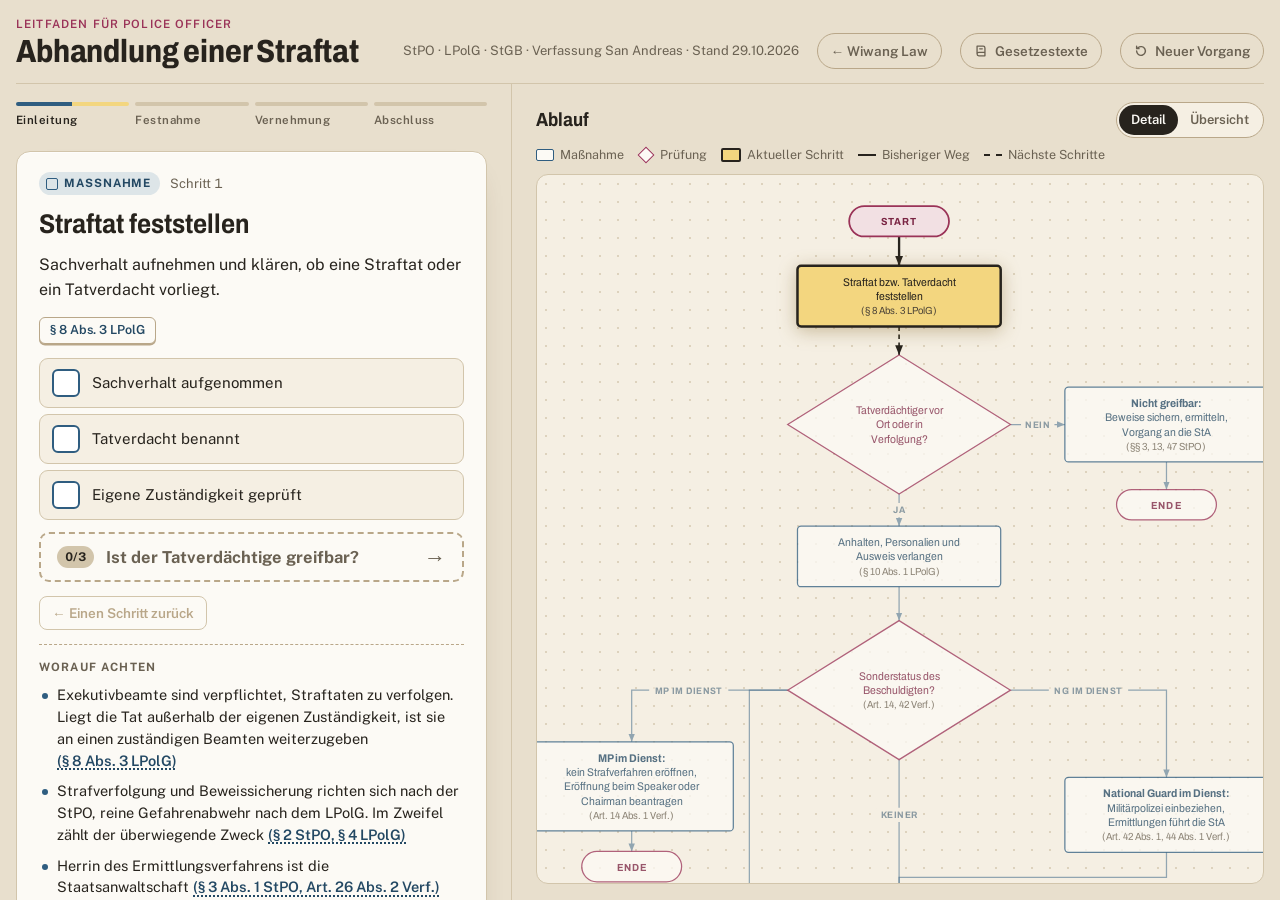
<file: leitfaden/straftat.html>
<!doctype html><html><head><meta charset=utf8><meta name=viewport content="width=device-width,initial-scale=1,viewport-fit=cover"><style>:root{color-scheme:light;box-sizing:border-box;padding-top:env(safe-area-inset-top,0px);padding-bottom:env(safe-area-inset-bottom,0px)}html{scroll-padding-top:env(safe-area-inset-top,0px)}body{margin:0;padding:0;font:14px -apple-system,BlinkMacSystemFont,sans-serif;background:#fff;color:#000}img{max-width:100%}[hidden]:not([hidden=until-found i]){display:none!important}</style></head><body>
<title>Abhandlung einer Straftat</title>
<meta name="claude:viewport-fit-sides" content="cover">
<link rel="icon" type="image/png" href="../assets/icon.png">
<meta name="theme-color" content="#e8dfcd">
<style>
/* Schriften liegen auf der eigenen Website (kein Google Fonts, SIL Open Font License) */
@font-face { font-family: "Archivo"; src: url("../assets/fonts/archivo.woff2") format("woff2"); font-weight: 100 900; font-stretch: 62% 125%; font-style: normal; font-display: swap; }
@font-face { font-family: "Public Sans"; src: url("../assets/fonts/public-sans.woff2") format("woff2"); font-weight: 100 900; font-style: normal; font-display: swap; }
@font-face { font-family: "Public Sans"; src: url("../assets/fonts/public-sans-italic.woff2") format("woff2"); font-weight: 100 900; font-style: italic; font-display: swap; }
a.btn-ghost { color: inherit; text-decoration: none; }
</style>
<style>
/* Layout: App für den zweiten Bildschirm. Kopfzeile, darunter links der Schritt-Assistent,
   rechts das klickbare Ablaufdiagramm auf Zeichenpapier. Unter 920px untereinander.
   Bewusst nur ein helles, beiges Erscheinungsbild (Wunsch des Nutzers). */
:root {
  color-scheme: light;
  --paper: #e8dfcd;
  --sheet: #f5efe3;
  --card: #fcfaf5;
  --ink: #27231d;
  --muted: #6a6152;
  --rule: #d2c5ab;
  --rule-strong: #b9a789;
  --dot: #ddd2bd;
  --act: #2f5d80;
  --act-ink: #234863;
  --act-tint: #dde5e8;
  --dec: #9a3358;
  --dec-ink: #7a2443;
  --dec-tint: #f2e0e3;
  --mark: #f3d67f;
  --mark-soft: #f7ebc2;
  --mark-mid: #f6e19c;
  --display: "Archivo", "Arial Narrow", Arial, sans-serif;
  --body: "Public Sans", Arial, Helvetica, sans-serif;
  --chart: "Archivo", Arial, "Liberation Sans", Helvetica, sans-serif;
}
[hidden] { display: none !important; }
html, body { height: 100%; }
body {
  background: var(--paper);
  color: var(--ink);
  font-family: var(--body);
  font-size: 15px;
  line-height: 1.5;
}
button { font: inherit; color: inherit; }
:focus-visible { outline: 2.5px solid var(--act); outline-offset: 2px; }
.sr { position: absolute; width: 1px; height: 1px; overflow: hidden; clip: rect(0 0 0 0); white-space: nowrap; }

/* ---------- Gerüst ---------- */
.app {
  height: 100%;
  display: grid;
  grid-template-rows: auto minmax(0, 1fr);
  padding-left: max(16px, env(safe-area-inset-left, 0px));
  padding-right: max(16px, env(safe-area-inset-right, 0px));
}
.top {
  display: flex; flex-wrap: wrap; align-items: flex-end; justify-content: space-between;
  gap: 8px 24px;
  padding-block: 16px 14px;
  border-bottom: 1px solid var(--rule);
}
.brand { display: grid; gap: 2px; min-width: 0; }
.eyebrow {
  margin: 0;
  font-size: 11.5px; font-weight: 600; letter-spacing: .1em; text-transform: uppercase;
  color: var(--dec);
}
h1 {
  margin: 0;
  font-family: var(--display); font-stretch: 85%; font-weight: 750;
  font-size: clamp(24px, 2.6vw, 32px); line-height: 1.05; letter-spacing: -.005em;
  text-wrap: balance;
}
.top-meta { display: flex; flex-wrap: wrap; align-items: center; gap: 10px 18px; color: var(--muted); font-size: 13px; }
.btn-ghost {
  display: inline-flex; align-items: center; gap: 7px;
  padding: 7px 13px; border-radius: 999px;
  border: 1px solid var(--rule-strong); background: transparent;
  font-size: 13.5px; font-weight: 600; cursor: pointer;
}
.btn-ghost:hover { background: var(--card); }
.btn-ghost svg { width: 14px; height: 14px; }

main {
  display: grid;
  grid-template-columns: minmax(340px, min(31rem, 44%)) minmax(0, 1fr);
  min-height: 0;
}

/* ---------- Assistent ---------- */
.guide {
  overflow-y: auto;
  padding-block: 18px 32px;
  padding-right: 24px;
  border-right: 1px solid var(--rule);
  display: grid; align-content: start; gap: 22px;
  min-width: 0;
}
.phases { list-style: none; margin: 0; padding: 0; display: grid; grid-template-columns: repeat(4, minmax(0, 1fr)); gap: 6px; }
.phases li { display: grid; gap: 6px; font-size: 11.5px; font-weight: 600; letter-spacing: .04em; color: var(--muted); min-width: 0; }
.phases li::before { content: ""; height: 4px; border-radius: 2px; background: var(--rule); }
.phases li.done { color: var(--ink); }
.phases li.done::before { background: var(--act); }
.phases li.now { color: var(--ink); }
.phases li.now::before { background: linear-gradient(90deg, var(--act) 0 50%, var(--mark) 50%); }

.step {
  container: step / inline-size;
  background: var(--card);
  border: 1px solid var(--rule);
  border-radius: 14px;
  box-shadow: 0 1px 0 rgba(255,255,255,.7) inset, 0 14px 30px -20px rgba(70,50,20,.45);
  padding: 20px 22px 18px;
  display: grid; gap: 14px;
  min-width: 0;
}
/* Vorschau: nur angesehen, nicht der laufende Schritt */
.step.is-peek {
  background: var(--sheet);
  border: 2px dashed var(--rule-strong);
  box-shadow: none;
  padding: 19px 21px 17px;
}
.fork::before, .fork::after { transition: opacity .16s ease-in; }
.fork.launching::before, .fork.launching::after { opacity: 0; }
.fork.launching .opt::before { opacity: 0; transition: opacity .16s ease-in; }
.ghost { position: fixed; z-index: 50; pointer-events: none; margin: 0; }
.ghost-a { position: absolute; left: 0; top: 0; transform-origin: 0 0; color: #fff; }
/* Lange Komposita (z. B. „Haftbefehlsvoraussetzungen“) trennen statt überlaufen */
.step h2, .ghost-txt, .ghost-a, .opt .lbl, .opt .tt, .go .lbl, .ro-ans .ro-to, .hist-btn .t { hyphens: auto; overflow-wrap: anywhere; }
.ghost-txt {
  position: absolute; left: 0; top: 0; transform-origin: 0 0;
  font-family: var(--display); font-stretch: 87%; font-weight: 700; line-height: 1.12;
  text-wrap: balance; color: var(--ink);
}
.step-head { display: flex; align-items: center; gap: 10px; flex-wrap: wrap; }
.badge {
  display: inline-flex; align-items: center; gap: 6px;
  padding: 3px 9px 3px 7px; border-radius: 999px;
  font-size: 11.5px; font-weight: 700; letter-spacing: .08em; text-transform: uppercase;
}
.badge::before { content: ""; width: 10px; height: 10px; flex: none; }
.badge.box { background: var(--act-tint); color: var(--act-ink); }
.badge.box::before { border: 1.6px solid var(--act); border-radius: 2px; }
.badge.dia { background: var(--dec-tint); color: var(--dec-ink); }
.badge.dia::before { border: 1.6px solid var(--dec); transform: rotate(45deg) scale(.82); }
.badge.term { background: var(--ink); color: var(--card); }
.badge.term::before { border: 1.6px solid var(--card); border-radius: 6px; width: 14px; height: 8px; }
.stepno { font-size: 13px; color: var(--muted); font-variant-numeric: tabular-nums; }
.peek-chip {
  display: inline-flex; align-items: center; gap: 6px;
  padding: 3px 10px 3px 8px; border-radius: 999px;
  background: var(--mark); color: var(--ink);
  font-size: 11.5px; font-weight: 700; letter-spacing: .08em; text-transform: uppercase;
}
.peek-chip svg { width: 15px; height: 15px; fill: none; stroke: currentColor; stroke-width: 1.5; }
.step h2 {
  margin: 0;
  font-family: var(--display); font-stretch: 87%; font-weight: 700;
  font-size: 27px; line-height: 1.12; text-wrap: balance;
}
.step h2:focus { outline: none; }
.lead { margin: 0; font-size: 16px; line-height: 1.55; }
.context { display: grid; gap: 8px; }
.context .ctx {
  display: grid; grid-template-columns: auto minmax(0, 1fr); gap: 10px; align-items: start;
  margin: 0; padding: 10px 12px; border-radius: 8px;
  background: var(--mark-soft); font-size: 14.5px; line-height: 1.45;
}
.context .ctx-from {
  border: 0; cursor: pointer; padding: 1px 7px; border-radius: 5px;
  background: var(--card); color: var(--muted);
  font-size: 11.5px; font-weight: 700; font-variant-numeric: tabular-nums; white-space: nowrap;
}
.context .ctx-from:hover { color: var(--ink); }
.context .ctx.plain { grid-template-columns: minmax(0, 1fr); }
.refs { display: flex; flex-wrap: wrap; gap: 6px; }
.chip {
  font-size: 12.5px; font-weight: 600; color: var(--act-ink);
  padding: 3px 10px; border-radius: 6px; border: 1px solid var(--rule-strong);
  background: var(--card); white-space: nowrap; cursor: pointer;
  box-shadow: 0 1.5px 0 var(--rule-strong);
  transition: border-color .12s, background-color .12s, transform .12s, box-shadow .12s;
}
.chip:hover { border-color: var(--act); background: #fff; }
.chip:active { transform: translateY(1.5px); box-shadow: none; }

/* ---- Antworten (Prüfung) und Abschlussknopf (Ende) ---- */
.options { display: grid; gap: 8px; grid-template-columns: repeat(auto-fit, minmax(170px, 1fr)); }
.options.stack { grid-template-columns: minmax(0, 1fr); }
.opt {
  display: grid; grid-template-columns: minmax(0, 1fr) auto; align-items: center; align-content: center;
  column-gap: 12px; row-gap: 1px;
  text-align: left; cursor: pointer;
  padding: 12px 14px; border-radius: 10px;
  border: 2px solid var(--dec); background: var(--dec);
  color: #fff;
  box-shadow: 0 3px 0 var(--dec-ink), 0 8px 16px -8px rgba(80, 30, 40, .55);
  transition: background-color .12s, box-shadow .12s, transform .12s;
}
.opt:hover { background: var(--dec-ink); border-color: var(--dec-ink); transform: translateY(-1px); box-shadow: 0 4px 0 #5a1830, 0 10px 18px -8px rgba(80, 30, 40, .6); }
.opt:active { transform: translateY(3px); box-shadow: 0 0 0 var(--dec-ink), 0 2px 6px -3px rgba(80, 30, 40, .5); }
.opt::after {
  content: "›"; grid-column: 2; grid-row: 1 / span 2;
  font-size: 26px; line-height: 1; font-weight: 400; opacity: .85;
  transition: transform .12s;
}
.opt:hover::after { transform: translateX(3px); }
.opt .lbl { grid-column: 1; font-weight: 700; font-size: 17px; line-height: 1.25; }
.opt .to { grid-column: 1; display: flex; gap: 5px; align-items: baseline; font-size: 12.5px; color: rgba(255,255,255,.82); line-height: 1.35; }
.opt .to .arr { flex: none; }
.opt .to .tt { min-width: 0; }
.tag {
  justify-self: start; margin-bottom: 3px;
  padding: 1px 8px; border-radius: 999px;
  background: var(--mark); color: var(--ink);
  font-size: 10.5px; font-weight: 800; letter-spacing: .07em; text-transform: uppercase; line-height: 1.5;
  box-shadow: 0 1px 0 rgba(39, 35, 29, .3);
  pointer-events: none;
}
.opt.suggested { grid-template-rows: auto auto auto; }
.opt.suggested::after { grid-row: 1 / 4; }
.opt .tag { grid-column: 1; }
.opt.finish { background: var(--ink); border-color: var(--ink); color: var(--card); box-shadow: 0 3px 0 #000, 0 8px 16px -8px rgba(0,0,0,.5); }
.opt.finish:hover { background: #3a342b; border-color: #3a342b; }
.opt.finish:active { box-shadow: 0 0 0 #000; }
.opt.finish::after { content: "↻"; font-size: 20px; }
/* Prüfung: Antworten zweigen wie im Diagramm von der Frage ab */
.fork { position: relative; }
.fork .opt { position: relative; }
.fork .opt .lbl { font-size: 18px; }
.fork-2 { padding-top: 26px; grid-template-columns: repeat(2, minmax(0, 1fr)); }
.fork-2::before {            /* Stamm */
  content: ""; position: absolute; left: calc(50% - 1px); top: 0; width: 2px; height: 13px; background: var(--dec);
}
.fork-2::after {             /* Querbalken */
  content: ""; position: absolute; top: 12px; height: 2px; background: var(--dec);
  left: calc(25% - 3px); right: calc(25% - 3px);
}
.fork-2 .opt::before {       /* Zweig zur Antwort */
  content: ""; position: absolute; left: calc(50% - 1px); top: -16px; width: 2px; height: 14px; background: var(--dec);
}
.fork-n { padding-left: 26px; gap: 10px; }
.fork-n::before {            /* senkrechter Stamm links, endet an der letzten Antwort */
  content: ""; position: absolute; left: 8px; top: -6px; width: 2px; bottom: var(--stem-end, 30px); background: var(--dec);
}
.fork-n .opt::before {       /* Abzweig nach rechts */
  content: ""; position: absolute; left: -20px; top: calc(50% - 1px); width: 18px; height: 2px; background: var(--dec);
}
/* Schmale Karte: auch zwei Antworten zweigen senkrecht ab */
@container step (max-width: 380px) {
  .fork-2 { grid-template-columns: minmax(0, 1fr); gap: 10px; padding-top: 0; padding-left: 26px; }
  .fork-2::before { left: 8px; top: -6px; height: auto; bottom: var(--stem-end, 30px); }
  .fork-2::after { display: none; }
  .fork-2 .opt::before { left: -20px; top: calc(50% - 1px); width: 18px; height: 2px; }
}

/* ---- Maßnahme: Aufgabenliste, dann ein einziger Weg nach vorn ---- */
.task { display: grid; gap: 12px; }
.checklist { list-style: none; margin: 0; padding: 0; display: grid; gap: 6px; }
.ci {
  width: 100%; display: grid; grid-template-columns: auto minmax(0, 1fr); align-items: center; gap: 12px;
  text-align: left; cursor: pointer;
  padding: 10px 12px; border-radius: 9px;
  border: 1.5px solid var(--rule); background: var(--sheet);
  font-size: 15px; line-height: 1.35;
  transition: background-color .12s, border-color .12s;
}
.ci:hover { border-color: var(--act); background: #fff; }
.ci .tick {
  width: 24px; height: 24px; border-radius: 6px;
  border: 2px solid var(--act); background: #fff;
  display: grid; place-items: center;
  transition: background-color .12s;
}
.ci .tick svg { width: 15px; height: 15px; opacity: 0; }
.ci .tick path { fill: none; stroke: #fff; stroke-width: 3; stroke-linecap: round; stroke-linejoin: round; }
.ci[aria-checked="true"] { background: var(--act-tint); border-color: transparent; color: var(--muted); }
.ci[aria-checked="true"] .txt { text-decoration: line-through; text-decoration-color: rgba(47, 93, 128, .45); }
.ci[aria-checked="true"] .tick { background: var(--act); }
.ci[aria-checked="true"] .tick svg { opacity: 1; }
.ci.nudge { animation: nudge .5s ease-in-out; border-color: var(--act); }
@keyframes nudge { 0%,100% { transform: none; } 25% { transform: translateX(-4px); } 75% { transform: translateX(4px); } }

.go {
  width: 100%; display: grid; grid-template-columns: auto minmax(0, 1fr) auto; align-items: center; gap: 12px;
  text-align: left; cursor: pointer;
  padding: 12px 16px; border-radius: 10px;
  border: 2px dashed var(--rule-strong); background: transparent; color: var(--muted);
  transition: background-color .15s, color .15s, border-color .15s, box-shadow .15s;
}
.go .count {
  font-size: 12px; font-weight: 700; font-variant-numeric: tabular-nums;
  padding: 2px 8px; border-radius: 999px; background: var(--rule); color: var(--ink);
}
.go .lbl { font-weight: 700; font-size: 16.5px; line-height: 1.25; }
.go .arrow { font-size: 22px; line-height: 1; }
.go.ready {
  border: 2px solid var(--act); background: var(--act); color: #fff;
  box-shadow: 0 3px 0 var(--act-ink), 0 8px 16px -8px rgba(20, 50, 80, .55);
}
.go.ready .count { background: rgba(255,255,255,.2); color: #fff; }
.go.ready:hover { background: var(--act-ink); border-color: var(--act-ink); }
.go.ready:active { transform: translateY(3px); box-shadow: none; }

/* ---- Vorschau: Inhalte nur zum Lesen ---- */
.peek-body { display: grid; gap: 10px; }
.ro-head { margin: 0; font-size: 11.5px; font-weight: 700; letter-spacing: .1em; text-transform: uppercase; color: var(--muted); }
.ro-list { list-style: none; margin: 0; padding: 0; display: grid; gap: 6px; }
.ro-check li { display: grid; grid-template-columns: auto minmax(0, 1fr); gap: 10px; align-items: start; font-size: 14.5px; line-height: 1.4; }
.ro-check .ro-box { width: 12px; height: 12px; margin-top: 3px; border: 1.6px solid var(--act); border-radius: 3px; background: var(--card); }
.ro-ans { gap: 9px; }
.ro-ans li {
  position: relative; display: grid; gap: 1px;
  padding: 8px 12px; border-radius: 0 8px 8px 0;
  border-left: 3px solid var(--dec); background: var(--card);
}
.ro-ans .ro-lbl { font-weight: 700; font-size: 15px; line-height: 1.3; color: var(--dec-ink); }
.ro-ans .ro-to { font-size: 13px; line-height: 1.35; color: var(--muted); }
.ro-ans .tag { position: absolute; top: -8px; right: 10px; margin: 0; }
.peek-actions { display: flex; flex-wrap: wrap; align-items: center; gap: 10px 12px; margin-top: 6px; }
.peek-go {
  display: inline-flex; align-items: center; gap: 10px;
  padding: 10px 16px; border-radius: 10px; cursor: pointer;
  border: 2px solid var(--act); background: var(--act); color: #fff;
  font-weight: 700; font-size: 15.5px; line-height: 1.25; text-align: left;
  box-shadow: 0 3px 0 var(--act-ink), 0 8px 16px -8px rgba(20, 50, 80, .55);
  transition: background-color .12s, transform .12s, box-shadow .12s;
}
.peek-go::after { content: "→"; font-size: 19px; line-height: 1; }
.peek-go:hover { background: var(--act-ink); border-color: var(--act-ink); }
.peek-go:active { transform: translateY(3px); box-shadow: none; }
.peek-note { margin: -2px 0 0; font-size: 13px; color: var(--muted); }

.link-btn.boxed {
  padding: 6px 12px; border-radius: 8px;
  border: 1.5px solid var(--rule-strong); background: var(--card);
  box-shadow: 0 2px 0 var(--rule-strong);
}
.link-btn.boxed:hover { text-decoration: none; border-color: var(--act); }
.link-btn.boxed:active { transform: translateY(2px); box-shadow: none; }
.link-btn.boxed[disabled] { box-shadow: none; background: transparent; border-color: var(--rule); }

.step-nav { display: flex; justify-content: space-between; align-items: center; gap: 12px; flex-wrap: wrap; }
.link-btn {
  background: none; border: 0; padding: 4px 0; cursor: pointer;
  font-size: 13.5px; font-weight: 600; color: var(--act-ink);
  display: inline-flex; align-items: center; gap: 6px;
}
.link-btn:hover { text-decoration: underline; }
.link-btn[disabled] { color: var(--rule-strong); cursor: default; text-decoration: none; }

.details { border-top: 1px dashed var(--rule-strong); padding-top: 14px; display: grid; gap: 8px; }
.details h3, .history h3 {
  margin: 0; font-size: 11.5px; font-weight: 700; letter-spacing: .1em; text-transform: uppercase; color: var(--muted);
}
.details ul { margin: 0; padding: 0; list-style: none; display: grid; gap: 9px; }
.details li { position: relative; padding-left: 18px; font-size: 14.5px; line-height: 1.5; }
.details li::before {
  content: ""; position: absolute; left: 3px; top: .62em;
  width: 6px; height: 6px; border-radius: 50%; background: var(--act);
}
.details li.warn { color: var(--dec-ink); }
.details li.warn::before {
  content: "!"; width: 14px; height: 14px; left: -1px; top: .2em;
  background: var(--dec); color: #fff; font-size: 10px; font-weight: 800; line-height: 14px; text-align: center;
}
.details li.tip { color: var(--muted); }
.details li.tip::before { width: 3px; height: 3px; background: transparent; border: 1.5px solid var(--muted); }
.nref {
  color: var(--act-ink); font-weight: 600; cursor: pointer; border-radius: 3px;
  text-decoration: underline dotted; text-decoration-thickness: 1.5px; text-underline-offset: 3px;
}
.nref:hover { text-decoration-style: solid; background: var(--act-tint); }
.warn .nref { color: var(--dec-ink); }
.warn .nref:hover { background: var(--dec-tint); }

/* ---------- Wortlaut der Gesetze ---------- */
dialog.law {
  position: fixed; inset: 0 0 0 auto; margin: 0; padding: 0;
  width: min(38rem, calc(100vw - 48px)); height: 100vh; height: 100dvh; max-width: none; max-height: none;
  border: 0; border-left: 1px solid var(--rule-strong);
  background: var(--card); color: var(--ink);
  box-shadow: -30px 0 60px -30px rgba(40, 28, 8, .55);
  grid-template-rows: auto minmax(0, 1fr) auto;
  overflow: hidden;
}
dialog.law[open] { display: grid; animation: sheet-in .26s cubic-bezier(.2,.7,.2,1); }
dialog.law::backdrop { background: rgba(39, 35, 29, .34); }
@keyframes sheet-in { from { transform: translateX(28px); opacity: 0; } }
@keyframes sheet-up { from { transform: translateY(28px); opacity: 0; } }
.law-head {
  display: grid; grid-template-columns: minmax(0, 1fr) auto; column-gap: 16px; row-gap: 3px; align-items: start;
  padding: 18px 22px 14px; border-bottom: 1px solid var(--rule); background: var(--sheet);
}
.law-head .eyebrow { grid-column: 1; }
.law-head h2 {
  grid-column: 1; margin: 0;
  font-family: var(--display); font-stretch: 87%; font-weight: 700; font-size: 22px; line-height: 1.18;
  text-wrap: balance;
}
.law-head h2:focus { outline: none; }
.law-close {
  grid-column: 2; grid-row: 1 / span 2;
  width: 38px; height: 38px; border-radius: 50%; padding: 0; cursor: pointer;
  display: grid; place-items: center;
  border: 1px solid var(--rule-strong); background: var(--card);
  box-shadow: 0 2px 0 var(--rule-strong);
}
.law-close svg { width: 16px; height: 16px; }
.law-close:hover { border-color: var(--act); }
.law-close:active { transform: translateY(2px); box-shadow: none; }
.law-body { position: relative; overflow-y: auto; overscroll-behavior: contain; padding: 4px 22px 30px; }
.law-body:focus-visible { outline-offset: -3px; }
.norm { padding-top: 18px; }
.norm + .norm { margin-top: 20px; border-top: 1px dashed var(--rule-strong); }
.norm h3 { margin: 0 0 10px; display: flex; flex-wrap: wrap; align-items: baseline; gap: 2px 10px; font-size: 15.5px; line-height: 1.3; }
.norm h3 .cite { font-family: var(--display); font-stretch: 87%; font-weight: 750; font-size: 19px; color: var(--act-ink); white-space: nowrap; }
.norm h3 .ttl { font-weight: 600; }
.norm .abs { display: grid; gap: 3px; }
.norm .abs + .abs { margin-top: 9px; }
.norm p {
  margin: 0; padding: 3px 10px 3px 9px; font-size: 15px; line-height: 1.55;
  border-left: 3px solid transparent; border-radius: 0 5px 5px 0;
  overflow-wrap: anywhere;
}
.norm p.row-n, .norm p.row-b { margin-left: 20px; }
.norm p.row-b { position: relative; padding-left: 22px; }
.norm p.row-b::before { content: ""; position: absolute; left: 9px; top: .78em; width: 6px; height: 1.5px; background: var(--muted); }
.norm p.hit { background: var(--mark-soft); border-left-color: var(--mark); }
.norm p.part { border-left-color: var(--mark); }
.norm mark {
  background: var(--mark-mid); color: inherit; padding: 2px 0; border-radius: 2px;
  -webkit-box-decoration-break: clone; box-decoration-break: clone;
}
.law-find {
  width: 100%; box-sizing: border-box; margin-top: 16px;
  padding: 9px 12px; border-radius: 9px;
  border: 1.5px solid var(--rule-strong); background: #fff; color: var(--ink);
  font: inherit; font-size: 15px;
}
.law-find::placeholder { color: var(--muted); opacity: 1; }
.law-find:focus-visible { outline-offset: 1px; border-color: var(--act); }
.law-none { margin: 18px 0 0; color: var(--muted); font-size: 14.5px; }
.law-group { padding-top: 18px; }
.law-group h3 { margin: 0 0 8px; font-size: 11.5px; font-weight: 700; letter-spacing: .1em; text-transform: uppercase; color: var(--muted); }
.law-group ul { list-style: none; margin: 0; padding: 0; display: grid; gap: 5px; }
.law-item {
  width: 100%; display: grid; grid-template-columns: 6.4rem minmax(0, 1fr); gap: 10px; align-items: baseline;
  text-align: left; cursor: pointer;
  padding: 7px 11px; border-radius: 8px; border: 1px solid var(--rule); background: var(--sheet);
  font-size: 14.5px; line-height: 1.35;
  transition: border-color .12s, background-color .12s;
}
.law-item:hover { border-color: var(--act); background: #fff; }
.law-item .cite { font-weight: 700; color: var(--act-ink); white-space: nowrap; }
.law-foot {
  display: flex; flex-wrap: wrap; justify-content: space-between; align-items: center; gap: 6px 16px;
  padding: 9px 22px; border-top: 1px solid var(--rule); background: var(--sheet);
  font-size: 12.5px; color: var(--muted);
}

.history { display: grid; gap: 10px; }
.history ol { list-style: none; margin: 0; padding: 0; display: grid; }
.history li { position: relative; padding-left: 22px; }
.history li::before {
  content: ""; position: absolute; left: 6px; top: 0; bottom: 0; width: 1.5px; background: var(--rule-strong);
}
.history li:first-child::before { top: 14px; }
.history li:last-child::before { bottom: calc(100% - 14px); }
.history li::after {
  content: ""; position: absolute; left: 2px; top: 10px; width: 8px; height: 8px; border-radius: 50%;
  background: var(--paper); border: 1.5px solid var(--act);
}
.history li.dia::after { border-color: var(--dec); border-radius: 1px; transform: rotate(45deg) scale(.9); }
.history li.cur::after { background: var(--mark); border-color: var(--ink); }
.hist-btn {
  width: 100%; display: flex; justify-content: space-between; align-items: baseline; gap: 10px;
  background: none; border: 0; text-align: left; cursor: pointer;
  padding: 5px 8px; border-radius: 6px; font-size: 13.5px; line-height: 1.35;
}
.hist-btn:hover { background: var(--sheet); }
.hist-btn .t { min-width: 0; }
.hist-btn .a { flex: none; font-size: 12px; font-weight: 700; color: var(--muted); }
.hist-btn .a.dia { color: var(--dec-ink); }
.history li.cur .hist-btn { font-weight: 700; cursor: default; }
.history li.cur .hist-btn:hover { background: none; }
.foot { display: grid; gap: 6px; }
.abbr { margin: 0; font-size: 12.5px; color: var(--muted); line-height: 1.5; }
.abbr b { color: var(--ink); font-weight: 600; }

/* ---------- Rückgängig ---------- */
.toast {
  position: fixed; z-index: 60;
  right: max(16px, env(safe-area-inset-right, 0px)); bottom: max(16px, env(safe-area-inset-bottom, 0px));
  display: flex; align-items: center; gap: 14px;
  max-width: min(26rem, calc(100vw - 32px));
  padding: 10px 10px 12px 16px; border-radius: 12px; overflow: hidden;
  background: var(--ink); color: var(--card);
  box-shadow: 0 14px 30px -12px rgba(30, 20, 5, .6);
  font-size: 14px; line-height: 1.35;
}
.toast.show { animation: toast-in .22s cubic-bezier(.2,.7,.2,1); }
@keyframes toast-in { from { opacity: 0; transform: translateY(10px); } }
.toast button {
  flex: none; border: 0; cursor: pointer;
  padding: 7px 13px; border-radius: 8px;
  background: var(--mark); color: var(--ink);
  font-weight: 700; font-size: 13.5px;
}
.toast button:hover { background: #f8e3a3; }
.toast button:focus-visible { outline-color: var(--mark); }
.toast-bar {
  position: absolute; left: 0; bottom: 0; height: 3px; width: 100%;
  background: var(--mark); opacity: .75; transform-origin: 0 50%;
}
.toast.show .toast-bar { animation: toast-bar 7s linear forwards; }
.toast.paused .toast-bar { animation-play-state: paused; }
@keyframes toast-bar { to { transform: scaleX(0); } }

/* ---------- Diagramm ---------- */
.chart {
  container: chart / inline-size;
  display: grid; grid-template-rows: auto minmax(0, 1fr); gap: 10px;
  padding-block: 18px 16px; padding-left: 24px;
  min-width: 0; min-height: 0;
}
.chart-bar { display: grid; grid-template-columns: auto minmax(0, 1fr) auto; align-items: center; gap: 8px 18px; }
.chart-bar h2 { grid-column: 1; grid-row: 1; margin: 0; font-family: var(--display); font-stretch: 87%; font-weight: 700; font-size: 19px; }
.legend { grid-column: 2; grid-row: 1; display: flex; flex-wrap: wrap; justify-content: flex-end; gap: 4px 14px; font-size: 12.5px; color: var(--muted); }
.legend span { display: inline-flex; align-items: center; gap: 6px; white-space: nowrap; }
.legend i { display: inline-block; flex: none; }
.lg-box { width: 16px; height: 10px; border: 1.5px solid var(--act); background: var(--card); border-radius: 2px; }
.lg-dia { width: 10px; height: 10px; border: 1.5px solid var(--dec); background: var(--card); transform: rotate(45deg); margin: 0 2px; }
.lg-cur { width: 16px; height: 10px; border: 2px solid var(--ink); background: var(--mark); border-radius: 2px; }
.lg-path { width: 18px; height: 0; border-top: 2.5px solid var(--ink); }
.lg-next { width: 18px; height: 0; border-top: 2px dashed var(--ink); }
.tools { grid-column: 3; grid-row: 1; display: flex; gap: 8px; align-items: center; }
.seg { display: inline-flex; border: 1px solid var(--rule-strong); border-radius: 999px; padding: 2px; background: var(--sheet); }
.seg button {
  border: 0; background: none; cursor: pointer; padding: 5px 12px; border-radius: 999px;
  font-size: 13px; font-weight: 600; color: var(--muted);
}
.seg button[aria-pressed="true"] { background: var(--ink); color: var(--card); }
@container chart (max-width: 760px) {
  .chart-bar { grid-template-columns: auto minmax(0, 1fr); }
  .tools { grid-column: 2; justify-self: end; }
  .legend { grid-column: 1 / -1; grid-row: 2; justify-content: flex-start; }
}

.canvas {
  position: relative;
  overflow: auto;
  border: 1px solid var(--rule);
  border-radius: 12px;
  background-color: var(--sheet);
  background-image: radial-gradient(var(--dot) 1.1px, transparent 1.3px);
  background-size: 18px 18px;
  padding: 16px;
}
svg.flow { display: block; margin: 0 auto; overflow: visible; }

.flow text { font-family: var(--chart); font-stretch: 92%; }
.flow .fr { fill: none; stroke: var(--rule-strong); stroke-width: 1.2; stroke-dasharray: 6 5; }
.flow .fr-c1 { fill: var(--muted); font-size: 10.5px; font-weight: 700; letter-spacing: .9px; }
.flow .fr-c2 { fill: var(--muted); font-size: 11px; }
.flow .edge path { fill: none; stroke: var(--act); stroke-width: 1.4; transition: opacity .2s; }
.flow .arr-base { fill: var(--act); }
.flow .arr-on { fill: var(--ink); }
.flow .arr-hint { fill: var(--dec); }
.flow .lb-bg { fill: var(--sheet); }
.flow .lb { fill: var(--act-ink); font-size: 10.5px; font-weight: 700; letter-spacing: .5px; }
.flow .edge:not(.on) { opacity: .5; }
.flow .edge.on path { stroke: var(--ink); stroke-width: 2.6; marker-end: url(#arr-on); }
.flow .edge.on .lb { fill: var(--ink); }
.flow .edge.on .lb-bg { fill: var(--mark); }
.flow .edge.next { opacity: 1; }
.flow .edge.next path { stroke: var(--ink); stroke-width: 1.8; stroke-dasharray: 5 4; marker-end: url(#arr-on); }
.flow .edge.next .lb { fill: var(--ink); }
.flow .edge.hint { opacity: 1; }
.flow .edge.hint path { stroke: var(--dec); stroke-width: 2.6; stroke-dasharray: none; marker-end: url(#arr-hint); }
.flow .edge.hint .lb { fill: var(--dec-ink); }
.flow .edge.hint .lb-bg { fill: var(--dec-tint); }

.flow .nd { cursor: pointer; outline: none; transition: opacity .2s; }
.flow .nd .shape { fill: var(--card); stroke-width: 1.4; transition: fill .2s, stroke-width .2s; }
.flow .nd-box .shape { stroke: var(--act); }
.flow .nd-dia .shape, .flow .nd-term .shape { stroke: var(--dec); }
.flow .nd .t { fill: var(--act-ink); font-size: 12.5px; }
.flow .nd-dia .t { fill: var(--dec-ink); }
.flow .nd .t.b { font-weight: 700; }
.flow .nd .t.ref { font-size: 11.5px; fill: var(--muted); }
.flow .tm-t { fill: var(--dec-ink); font-size: 11.5px; font-weight: 700; letter-spacing: 1.2px; }
.flow .nd:not(.visited) { opacity: .75; }
.flow .nd:hover, .flow .nd:focus-visible, .flow .nd.hint, .flow .nd.peek { opacity: 1; }
.flow .nd:hover .shape { stroke-width: 2.4; }
.flow .nd.hint .shape { stroke-width: 2.8; }
.flow .nd:focus-visible .shape { stroke: var(--ink); stroke-width: 2.6; stroke-dasharray: 4 3; }
.flow .nd-box.visited .shape { fill: var(--act-tint); stroke-width: 2; }
.flow .nd-dia.visited .shape, .flow .nd-term.visited .shape { fill: var(--dec-tint); stroke-width: 2; }
.flow .nd.peek .shape { fill: var(--mark-soft); stroke: var(--ink); stroke-width: 2.6; stroke-dasharray: 6 4; }
.flow .nd.current .shape {
  fill: var(--mark); stroke: var(--ink); stroke-width: 2.8; stroke-dasharray: none;
  filter: drop-shadow(0 4px 10px rgba(120, 90, 20, .35));
}
.flow .nd.current .t, .flow .nd.current .tm-t { fill: var(--ink); }
.flow .nd.current .t.ref { fill: #4d4538; }

@media (prefers-reduced-motion: reduce) {
  .flow .edge path, .flow .nd, .flow .nd .shape, .opt, .opt::after, .ci, .go, .peek-go, .chip, .law-item { transition: none; }
  .ci.nudge, .toast.show, dialog.law[open] { animation: none; }
  .toast-bar { display: none; }
  .opt:hover, .opt:active { transform: none; }
}

/* ---------- Schmal: untereinander ---------- */
@media (max-width: 920px) {
  html, body { height: auto; }
  .app { height: auto; display: block; }
  main { display: block; }
  .guide { overflow: visible; border-right: 0; padding-right: 0; max-width: 46rem; margin-inline: auto; }
  .chart { padding-left: 0; padding-block: 8px 28px; }
  .canvas { height: 72vh; }
  .top-meta .src { display: none; }
  dialog.law {
    inset: auto 0 0 0; width: 100%; height: auto; max-height: 88vh; max-height: 88dvh;
    border-left: 0; border-top: 1px solid var(--rule-strong); border-radius: 16px 16px 0 0;
    box-shadow: 0 -30px 60px -30px rgba(40, 28, 8, .55);
  }
  dialog.law[open] { animation-name: sheet-up; }
  .law-head { padding: 16px 16px 12px; }
  .law-body { padding: 2px 16px 24px; }
  .law-foot { padding: 9px 16px; }
  .toast {
    left: max(16px, env(safe-area-inset-left, 0px)); right: max(16px, env(safe-area-inset-right, 0px));
    max-width: none; justify-content: space-between;
  }
}
@media (max-width: 480px) {
  .step { padding: 16px 16px 14px; }
  .step.is-peek { padding: 15px 15px 13px; }
  .step h2 { font-size: 23px; }
  .phases li { font-size: 10.5px; letter-spacing: 0; }
}
</style>

<div class="app">
  <header class="top">
    <div class="brand">
      <p class="eyebrow">Leitfaden für Police Officer</p>
      <h1>Abhandlung einer Straftat</h1>
    </div>
    <div class="top-meta">
      <span class="src">StPO · LPolG · StGB · Verfassung San Andreas · Stand 29.10.2026</span>
      <a class="btn-ghost" href="../">← Wiwang Law</a>
      <button class="btn-ghost" id="btn-laws" type="button" aria-haspopup="dialog">
        <svg viewBox="0 0 16 16" aria-hidden="true"><path d="M3.5 2.5h7a2 2 0 0 1 2 2v9h-7a2 2 0 0 1-2-2zM3.5 11.5a2 2 0 0 1 2-2h7M6.5 5.5h3" fill="none" stroke="currentColor" stroke-width="1.5" stroke-linecap="round" stroke-linejoin="round"/></svg>
        Gesetzestexte
      </button>
      <button class="btn-ghost" id="btn-reset" type="button">
        <svg viewBox="0 0 16 16" aria-hidden="true"><path d="M3 8a5 5 0 1 0 1.6-3.7M3 2.5v2.8h2.8" fill="none" stroke="currentColor" stroke-width="1.6" stroke-linecap="round" stroke-linejoin="round"/></svg>
        Neuer Vorgang
      </button>
    </div>
  </header>

  <main>
    <section class="guide" aria-label="Schritt-Assistent">
      <ol class="phases" id="phases" aria-label="Abschnitte"></ol>

      <article class="step" id="step" aria-labelledby="step-title">
        <div class="step-head">
          <span class="badge" id="step-badge"></span>
          <span class="stepno" id="step-no"></span>
        </div>
        <h2 id="step-title" tabindex="-1"></h2>
        <p class="lead" id="step-lead"></p>
        <div class="context" id="step-context"></div>
        <div class="refs" id="step-refs"></div>
        <div class="options" id="step-options"></div>
        <div class="step-nav" id="step-nav">
          <button class="link-btn boxed" id="btn-back" type="button">← Einen Schritt zurück</button>
        </div>
        <section class="details" id="step-details" aria-labelledby="details-title">
          <h3 id="details-title">Worauf achten</h3>
          <ul id="details-list"></ul>
        </section>
      </article>

      <section class="history" aria-labelledby="hist-title">
        <h3 id="hist-title">Bisheriger Weg</h3>
        <ol id="history"></ol>
      </section>

      <div class="foot">
        <p class="abbr"><b>StA</b> Staatsanwaltschaft (Office of the San Andreas Attorney General) · <b>Ermittlungspersonen der StA</b> Beamte der Special Investigations Division (SID) und des Department of Commercial Licensing and Investigations (DCLI), § 2 Abs. 3 LPolG · <b>HE</b> Hafteinheiten · <b>MP</b> Member of Parliament · <b>NG</b> National Guard</p>
        <p class="abbr">Normangaben nach der Gesetzessammlung des Servers, Stand 29.10.2026.</p>
      </div>
    </section>

    <section class="chart" aria-label="Ablaufdiagramm">
      <div class="chart-bar">
        <h2>Ablauf</h2>
        <div class="legend" aria-hidden="true">
          <span><i class="lg-box"></i>Maßnahme</span>
          <span><i class="lg-dia"></i>Prüfung</span>
          <span><i class="lg-cur"></i>Aktueller Schritt</span>
          <span><i class="lg-path"></i>Bisheriger Weg</span>
          <span><i class="lg-next"></i>Nächste Schritte</span>
        </div>
        <div class="tools">
          <div class="seg" role="group" aria-label="Ansicht">
            <button type="button" id="zoom-detail" aria-pressed="true">Detail</button>
            <button type="button" id="zoom-overview" aria-pressed="false">Übersicht</button>
          </div>
        </div>
      </div>
      <div class="canvas" id="canvas">
<svg xmlns="http://www.w3.org/2000/svg" viewBox="0 0 920 3450" class="flow" id="flow" role="group" aria-label="Ablaufdiagramm. Schritte anklicken, um sie in der Vorschau zu öffnen.">
<defs>
<marker id="arr" viewBox="0 0 10 10" refX="10" refY="5" markerWidth="9" markerHeight="9" markerUnits="userSpaceOnUse" orient="auto"><path class="arr-base" d="M0,1 L10,5 L0,9 z"/></marker>
<marker id="arr-on" viewBox="0 0 10 10" refX="10" refY="5" markerWidth="11" markerHeight="11" markerUnits="userSpaceOnUse" orient="auto"><path class="arr-on" d="M0,1 L10,5 L0,9 z"/></marker>
<marker id="arr-hint" viewBox="0 0 10 10" refX="10" refY="5" markerWidth="11" markerHeight="11" markerUnits="userSpaceOnUse" orient="auto"><path class="arr-hint" d="M0,1 L10,5 L0,9 z"/></marker>
</defs>
<g class="frames">
<path class="fr" d="M318,796 L882,796 L882,1355 L606,1355 L606,1173 L318,1173 Z"/>
<text class="fr-c1" x="872" y="926" text-anchor="end">VORLÄUFIGE</text>
<text class="fr-c1" x="872" y="940" text-anchor="end">FESTNAHME</text>
<text class="fr-c2" x="872" y="954" text-anchor="end">§ 40 StPO</text>
<path class="fr" d="M628,2590 L872,2590 L872,3025 L628,3025 Z"/>
<text class="fr-c1" x="868" y="3045" text-anchor="end">EIGENSTÄNDIGE ABHANDLUNG</text>
<text class="fr-c2" x="868" y="3059" text-anchor="end">§ 61 Abs. 1 Nr. 3 StPO</text>
</g>
<g class="edges" id="edges">
<g class="edge" data-from="start" data-to="n1"><path d="M450,51 L450,84" marker-end="url(#arr)"/></g>
<g class="edge" data-from="n1" data-to="dP"><path d="M450,152 L450,184" marker-end="url(#arr)"/></g>
<g class="edge" data-from="dP" data-to="nE"><path d="M575,262 L636,262" marker-end="url(#arr)"/><rect class="lb-bg" x="586.8" y="254" width="37.5" height="16" rx="3"/><text class="lb" x="605.5" y="265.8" text-anchor="middle">NEIN</text></g>
<g class="edge" data-from="nE" data-to="eE"><path d="M750,304 L750,335" marker-end="url(#arr)"/></g>
<g class="edge" data-from="dP" data-to="n2"><path d="M450,340 L450,376" marker-end="url(#arr)"/><rect class="lb-bg" x="437.7" y="350" width="24.6" height="16" rx="3"/><text class="lb" x="450" y="361.8" text-anchor="middle">JA</text></g>
<g class="edge" data-from="n2" data-to="d0"><path d="M450,444 L450,482" marker-end="url(#arr)"/></g>
<g class="edge" data-from="d0" data-to="a1"><path d="M325,560 L150,560 L150,618" marker-end="url(#arr)"/><rect class="lb-bg" x="169.6" y="552" width="88.8" height="16" rx="3"/><text class="lb" x="214" y="563.8" text-anchor="middle">MP IM DIENST</text></g>
<g class="edge" data-from="a1" data-to="e1"><path d="M150,718 L150,741" marker-end="url(#arr)"/></g>
<g class="edge" data-from="d0" data-to="aS"><path d="M325,560 L282,560 L282,852 L264,852" marker-end="url(#arr)"/><rect class="lb-bg" x="215" y="778" width="133.9" height="16" rx="3"/><text class="lb" x="282" y="789.8" text-anchor="middle">SPEAKER, CHAIRMAN</text></g>
<g class="edge" data-from="aS" data-to="eS"><path d="M150,886 L150,919" marker-end="url(#arr)"/></g>
<g class="edge" data-from="d0" data-to="c1"><path d="M575,560 L750,560 L750,658" marker-end="url(#arr)"/><rect class="lb-bg" x="618" y="552" width="89" height="16" rx="3"/><text class="lb" x="662.5" y="563.8" text-anchor="middle">NG IM DIENST</text></g>
<g class="edge" data-from="c1" data-to="d1"><path d="M750,742 L750,770 L450,770 L450,822" marker-end="url(#arr)"/></g>
<g class="edge" data-from="d0" data-to="d1"><path d="M450,638 L450,822" marker-end="url(#arr)"/><rect class="lb-bg" x="423.4" y="692" width="53.3" height="16" rx="3"/><text class="lb" x="450" y="703.8" text-anchor="middle">KEINER</text></g>
<g class="edge" data-from="d1" data-to="d2"><path d="M450,978 L450,1002" marker-end="url(#arr)"/><rect class="lb-bg" x="437.7" y="982" width="24.6" height="16" rx="3"/><text class="lb" x="450" y="993.8" text-anchor="middle">JA</text></g>
<g class="edge" data-from="d1" data-to="d3"><path d="M575,900 L750,900 L750,1182" marker-end="url(#arr)"/><rect class="lb-bg" x="643.8" y="892" width="37.5" height="16" rx="3"/><text class="lb" x="662.5" y="903.8" text-anchor="middle">NEIN</text></g>
<g class="edge" data-from="d2" data-to="d3"><path d="M575,1080 L750,1080 L750,1182" marker-end="url(#arr)"/><rect class="lb-bg" x="643.8" y="1072" width="37.5" height="16" rx="3"/><text class="lb" x="662.5" y="1083.8" text-anchor="middle">NEIN</text></g>
<g class="edge" data-from="d2" data-to="n3"><path d="M450,1158 L450,1218" marker-end="url(#arr)"/><rect class="lb-bg" x="437.7" y="1180" width="24.6" height="16" rx="3"/><text class="lb" x="450" y="1191.8" text-anchor="middle">JA</text></g>
<g class="edge" data-from="d3" data-to="n3"><path d="M625,1260 L564,1260" marker-end="url(#arr)"/><rect class="lb-bg" x="582.2" y="1252" width="24.6" height="16" rx="3"/><text class="lb" x="594.5" y="1263.8" text-anchor="middle">JA</text></g>
<g class="edge" data-from="d3" data-to="k"><path d="M750,1338 L750,1398" marker-end="url(#arr)"/><rect class="lb-bg" x="731.3" y="1360" width="37.5" height="16" rx="3"/><text class="lb" x="750" y="1371.8" text-anchor="middle">NEIN</text></g>
<g class="edge" data-from="n3" data-to="dW"><path d="M450,1302 L450,1347" marker-end="url(#arr)"/></g>
<g class="edge" data-from="dW" data-to="a2"><path d="M450,1503 L450,1560" marker-end="url(#arr)"/><rect class="lb-bg" x="437.7" y="1523.5" width="24.6" height="16" rx="3"/><text class="lb" x="450" y="1535.3" text-anchor="middle">JA</text></g>
<g class="edge" data-from="dW" data-to="n5"><path d="M325,1425 L296,1425 L296,1775 L336,1775" marker-end="url(#arr)"/><rect class="lb-bg" x="277.3" y="1464" width="37.5" height="16" rx="3"/><text class="lb" x="296" y="1475.8" text-anchor="middle">NEIN</text></g>
<g class="edge" data-from="k" data-to="dWk"><path d="M750,1482 L750,1532" marker-end="url(#arr)"/></g>
<g class="edge" data-from="dWk" data-to="a2"><path d="M625,1610 L564,1610" marker-end="url(#arr)"/><rect class="lb-bg" x="582.2" y="1602" width="24.6" height="16" rx="3"/><text class="lb" x="594.5" y="1613.8" text-anchor="middle">JA</text></g>
<g class="edge" data-from="dWk" data-to="kV"><path d="M750,1688 L750,1741" marker-end="url(#arr)"/><rect class="lb-bg" x="731.3" y="1706.5" width="37.5" height="16" rx="3"/><text class="lb" x="750" y="1718.3" text-anchor="middle">NEIN</text></g>
<g class="edge" data-from="a2" data-to="n5"><path d="M450,1660 L450,1741" marker-end="url(#arr)"/></g>
<g class="edge" data-from="kV" data-to="dK"><path d="M750,1809 L750,1867" marker-end="url(#arr)"/></g>
<g class="edge" data-from="dK" data-to="c2"><path d="M750,2023 L750,2613" marker-end="url(#arr)"/><rect class="lb-bg" x="737.7" y="2054" width="24.6" height="16" rx="3"/><text class="lb" x="750" y="2065.8" text-anchor="middle">JA</text></g>
<g class="edge" data-from="dK" data-to="nX"><path d="M875,1945 L895,1945 L895,3310 L564,3310" marker-end="url(#arr)"/><rect class="lb-bg" x="876.3" y="1980" width="37.5" height="16" rx="3"/><text class="lb" x="895" y="1991.8" text-anchor="middle">NEIN</text></g>
<g class="edge" data-from="n5" data-to="d6"><path d="M450,1809 L450,1867" marker-end="url(#arr)"/></g>
<g class="edge" data-from="d6" data-to="d7"><path d="M450,2023 L450,2062" marker-end="url(#arr)"/><rect class="lb-bg" x="407.6" y="2034.5" width="84.8" height="16" rx="3"/><text class="lb" x="450" y="2046.3" text-anchor="middle">GESTÄNDNIS</text></g>
<g class="edge" data-from="d6" data-to="d8"><path d="M325,1945 L15,1945 L15,2850 L450,2850 L450,2892" marker-end="url(#arr)"/><rect class="lb-bg" x="112.1" y="1937" width="115.8" height="16" rx="3"/><text class="lb" x="170" y="1948.8" text-anchor="middle">KEIN GESTÄNDNIS</text></g>
<g class="edge" data-from="d7" data-to="c2"><path d="M575,2140 L750,2140 L750,2613" marker-end="url(#arr)"/><rect class="lb-bg" x="630" y="2132" width="65" height="16" rx="3"/><text class="lb" x="662.5" y="2143.8" text-anchor="middle">BIS 39 HE</text></g>
<g class="edge" data-from="d7" data-to="n4"><path d="M450,2218 L450,2268" marker-end="url(#arr)"/><rect class="lb-bg" x="388.2" y="2235" width="123.5" height="16" rx="3"/><text class="lb" x="450" y="2246.8" text-anchor="middle">ÜBER 39 BIS 120 HE</text></g>
<g class="edge" data-from="d7" data-to="d8"><path d="M325,2140 L15,2140 L15,2850 L450,2850 L450,2892" marker-end="url(#arr)"/><rect class="lb-bg" x="127.9" y="2132" width="84.3" height="16" rx="3"/><text class="lb" x="170" y="2143.8" text-anchor="middle">ÜBER 120 HE</text></g>
<g class="edge" data-from="n4" data-to="d5"><path d="M450,2352 L450,2402" marker-end="url(#arr)"/></g>
<g class="edge" data-from="d5" data-to="aG"><path d="M325,2480 L252,2480" marker-end="url(#arr)"/><rect class="lb-bg" x="262.6" y="2472" width="60.8" height="16" rx="3"/><text class="lb" x="293" y="2483.8" text-anchor="middle">RICHTER</text></g>
<g class="edge" data-from="aG" data-to="eG"><path d="M138,2522 L138,2558" marker-end="url(#arr)"/></g>
<g class="edge" data-from="d5" data-to="a3"><path d="M450,2558 L450,2605" marker-end="url(#arr)"/><rect class="lb-bg" x="434" y="2573.5" width="32" height="16" rx="3"/><text class="lb" x="450" y="2585.3" text-anchor="middle">STA</text></g>
<g class="edge" data-from="a3" data-to="e4"><path d="M450,2705 L450,2743" marker-end="url(#arr)"/></g>
<g class="edge" data-from="d5" data-to="c2"><path d="M575,2480 L750,2480 L750,2613" marker-end="url(#arr)"/><rect class="lb-bg" x="630.9" y="2472" width="63.2" height="16" rx="3"/><text class="lb" x="662.5" y="2483.8" text-anchor="middle">NIEMAND</text></g>
<g class="edge" data-from="c2" data-to="c3"><path d="M750,2697 L750,2746" marker-end="url(#arr)"/></g>
<g class="edge" data-from="c3" data-to="c4"><path d="M750,2814 L750,2858" marker-end="url(#arr)"/></g>
<g class="edge" data-from="c4" data-to="e5"><path d="M750,2942 L750,2973" marker-end="url(#arr)"/></g>
<g class="edge" data-from="d8" data-to="a4"><path d="M325,2970 L264,2970" marker-end="url(#arr)"/><rect class="lb-bg" x="282.2" y="2962" width="24.6" height="16" rx="3"/><text class="lb" x="294.5" y="2973.8" text-anchor="middle">JA</text></g>
<g class="edge" data-from="d8" data-to="f"><path d="M450,3048 L450,3106" marker-end="url(#arr)"/><rect class="lb-bg" x="431.3" y="3069" width="37.5" height="16" rx="3"/><text class="lb" x="450" y="3080.8" text-anchor="middle">NEIN</text></g>
<g class="edge" data-from="a4" data-to="nX"><path d="M150,3020 L150,3230 L450,3230 L450,3268" marker-end="url(#arr)"/></g>
<g class="edge" data-from="f" data-to="nX"><path d="M450,3174 L450,3268" marker-end="url(#arr)"/></g>
<g class="edge" data-from="nX" data-to="eX"><path d="M450,3352 L450,3383" marker-end="url(#arr)"/></g>
</g>
<g class="nodes">
<g class="nd nd-term" data-id="start" tabindex="0" role="button" aria-label="Start"><title>Start</title><rect class="shape" x="394" y="17" width="112" height="34" rx="17.0"/><text class="tm-t" x="450" y="38.4" text-anchor="middle">START</text></g>
<g class="nd nd-box" data-id="n1" tabindex="0" role="button" aria-label="Straftat feststellen"><title>Straftat feststellen</title><rect class="shape" x="336" y="84" width="228" height="68" rx="4"/><text class="t" x="450" y="106.4" text-anchor="middle">Straftat bzw. Tatverdacht</text><text class="t" x="450" y="122.4" text-anchor="middle">feststellen</text><text class="t ref" x="450" y="138.4" text-anchor="middle">(§ 8 Abs. 3 LPolG)</text></g>
<g class="nd nd-dia" data-id="dP" tabindex="0" role="button" aria-label="Ist der Tatverdächtige greifbar?"><title>Ist der Tatverdächtige greifbar?</title><path class="shape" d="M450,184 L575,262 L450,340 L325,262 Z"/><text class="t" x="450" y="250.4" text-anchor="middle">Tatverdächtiger vor</text><text class="t" x="450" y="266.4" text-anchor="middle">Ort oder in</text><text class="t" x="450" y="282.4" text-anchor="middle">Verfolgung?</text></g>
<g class="nd nd-box" data-id="nE" tabindex="0" role="button" aria-label="Ermitteln und an die StA übergeben"><title>Ermitteln und an die StA übergeben</title><rect class="shape" x="636" y="220" width="228" height="84" rx="4"/><text class="t b" x="750" y="242.4" text-anchor="middle">Nicht greifbar:</text><text class="t" x="750" y="258.4" text-anchor="middle">Beweise sichern, ermitteln,</text><text class="t" x="750" y="274.4" text-anchor="middle">Vorgang an die StA</text><text class="t ref" x="750" y="290.4" text-anchor="middle">(§§ 3, 13, 47 StPO)</text></g>
<g class="nd nd-term" data-id="eE" tabindex="0" role="button" aria-label="Vorgang abgeschlossen"><title>Vorgang abgeschlossen</title><rect class="shape" x="694" y="335" width="112" height="34" rx="17.0"/><text class="tm-t" x="750" y="356.4" text-anchor="middle">ENDE</text></g>
<g class="nd nd-box" data-id="n2" tabindex="0" role="button" aria-label="Anhalten und Personalien verlangen"><title>Anhalten und Personalien verlangen</title><rect class="shape" x="336" y="376" width="228" height="68" rx="4"/><text class="t" x="450" y="398.4" text-anchor="middle">Anhalten, Personalien und</text><text class="t" x="450" y="414.4" text-anchor="middle">Ausweis verlangen</text><text class="t ref" x="450" y="430.4" text-anchor="middle">(§ 10 Abs. 1 LPolG)</text></g>
<g class="nd nd-dia" data-id="d0" tabindex="0" role="button" aria-label="Hat der Beschuldigte einen Sonderstatus?"><title>Hat der Beschuldigte einen Sonderstatus?</title><path class="shape" d="M450,482 L575,560 L450,638 L325,560 Z"/><text class="t" x="450" y="548.4" text-anchor="middle">Sonderstatus des</text><text class="t" x="450" y="564.4" text-anchor="middle">Beschuldigten?</text><text class="t ref" x="450" y="580.4" text-anchor="middle">(Art. 14, 42 Verf.)</text></g>
<g class="nd nd-box" data-id="a1" tabindex="0" role="button" aria-label="Eröffnung des Verfahrens beantragen"><title>Eröffnung des Verfahrens beantragen</title><rect class="shape" x="36" y="618" width="228" height="100" rx="4"/><text class="t b" x="150" y="640.4" text-anchor="middle">MP im Dienst:</text><text class="t" x="150" y="656.4" text-anchor="middle">kein Strafverfahren eröffnen,</text><text class="t" x="150" y="672.4" text-anchor="middle">Eröffnung beim Speaker oder</text><text class="t" x="150" y="688.4" text-anchor="middle">Chairman beantragen</text><text class="t ref" x="150" y="704.4" text-anchor="middle">(Art. 14 Abs. 1 Verf.)</text></g>
<g class="nd nd-term" data-id="e1" tabindex="0" role="button" aria-label="Vorgang abgeschlossen"><title>Vorgang abgeschlossen</title><rect class="shape" x="94" y="741" width="112" height="34" rx="17.0"/><text class="tm-t" x="150" y="762.4" text-anchor="middle">ENDE</text></g>
<g class="nd nd-box" data-id="aS" tabindex="0" role="button" aria-label="Kein Strafverfahren möglich"><title>Kein Strafverfahren möglich</title><rect class="shape" x="36" y="818" width="228" height="68" rx="4"/><text class="t b" x="150" y="840.4" text-anchor="middle">Speaker oder Chairman:</text><text class="t" x="150" y="856.4" text-anchor="middle">Strafverfahren nicht möglich</text><text class="t ref" x="150" y="872.4" text-anchor="middle">(Art. 14 Abs. 2 Verf.)</text></g>
<g class="nd nd-term" data-id="eS" tabindex="0" role="button" aria-label="Vorgang abgeschlossen"><title>Vorgang abgeschlossen</title><rect class="shape" x="94" y="919" width="112" height="34" rx="17.0"/><text class="tm-t" x="150" y="940.4" text-anchor="middle">ENDE</text></g>
<g class="nd nd-box" data-id="c1" tabindex="0" role="button" aria-label="Militärpolizei und StA einbeziehen"><title>Militärpolizei und StA einbeziehen</title><rect class="shape" x="636" y="658" width="228" height="84" rx="4"/><text class="t b" x="750" y="680.4" text-anchor="middle">National Guard im Dienst:</text><text class="t" x="750" y="696.4" text-anchor="middle">Militärpolizei einbeziehen,</text><text class="t" x="750" y="712.4" text-anchor="middle">Ermittlungen führt die StA</text><text class="t ref" x="750" y="728.4" text-anchor="middle">(Art. 42 Abs. 1, 44 Abs. 1 Verf.)</text></g>
<g class="nd nd-dia" data-id="d1" tabindex="0" role="button" aria-label="Auf frischer Tat betroffen oder verfolgt?"><title>Auf frischer Tat betroffen oder verfolgt?</title><path class="shape" d="M450,822 L575,900 L450,978 L325,900 Z"/><text class="t" x="450" y="880.4" text-anchor="middle">Auf frischer Tat</text><text class="t" x="450" y="896.4" text-anchor="middle">betroffen oder</text><text class="t" x="450" y="912.4" text-anchor="middle">verfolgt?</text><text class="t ref" x="450" y="928.4" text-anchor="middle">(§ 40 Abs. 1 StPO)</text></g>
<g class="nd nd-dia" data-id="d2" tabindex="0" role="button" aria-label="Fluchtverdacht oder Identität nicht sofort feststellbar?"><title>Fluchtverdacht oder Identität nicht sofort feststellbar?</title><path class="shape" d="M450,1002 L575,1080 L450,1158 L325,1080 Z"/><text class="t" x="450" y="1060.4" text-anchor="middle">Fluchtverdacht oder</text><text class="t" x="450" y="1076.4" text-anchor="middle">Identität nicht sofort</text><text class="t" x="450" y="1092.4" text-anchor="middle">feststellbar?</text><text class="t ref" x="450" y="1108.4" text-anchor="middle">(§ 40 Abs. 1 StPO)</text></g>
<g class="nd nd-dia" data-id="d3" tabindex="0" role="button" aria-label="Haftbefehls­voraussetzungen und Gefahr im Verzug?"><title>Haftbefehls­voraussetzungen und Gefahr im Verzug?</title><path class="shape" d="M750,1182 L875,1260 L750,1338 L625,1260 Z"/><text class="t" x="750" y="1240.4" text-anchor="middle">Haftbefehls-</text><text class="t" x="750" y="1256.4" text-anchor="middle">voraussetzungen und</text><text class="t" x="750" y="1272.4" text-anchor="middle">Gefahr im Verzug?</text><text class="t ref" x="750" y="1288.4" text-anchor="middle">(§ 40 Abs. 2 StPO)</text></g>
<g class="nd nd-box" data-id="n3" tabindex="0" role="button" aria-label="Vorläufige Festnahme und Belehrung"><title>Vorläufige Festnahme und Belehrung</title><rect class="shape" x="336" y="1218" width="228" height="84" rx="4"/><text class="t b" x="450" y="1240.4" text-anchor="middle">Vorläufige Festnahme:</text><text class="t" x="450" y="1256.4" text-anchor="middle">belehren, durchsuchen,</text><text class="t" x="450" y="1272.4" text-anchor="middle">Identität feststellen</text><text class="t ref" x="450" y="1288.4" text-anchor="middle">(§§ 40, 34 StPO)</text></g>
<g class="nd nd-dia" data-id="dW" tabindex="0" role="button" aria-label="Besteht ein Haft- oder Strafbefehl?"><title>Besteht ein Haft- oder Strafbefehl?</title><path class="shape" d="M450,1347 L575,1425 L450,1503 L325,1425 Z"/><text class="t" x="450" y="1413.4" text-anchor="middle">Haft- oder Strafbefehl</text><text class="t" x="450" y="1429.4" text-anchor="middle">gegen die Person?</text><text class="t ref" x="450" y="1445.4" text-anchor="middle">(§§ 42, 47 StPO)</text></g>
<g class="nd nd-box" data-id="a2" tabindex="0" role="button" aria-label="Haft- oder Strafbefehl vollziehen"><title>Haft- oder Strafbefehl vollziehen</title><rect class="shape" x="336" y="1560" width="228" height="100" rx="4"/><text class="t b" x="450" y="1582.4" text-anchor="middle">Befehl vollziehen:</text><text class="t" x="450" y="1598.4" text-anchor="middle">bekanntgeben; Haftbefehl:</text><text class="t" x="450" y="1614.4" text-anchor="middle">unverzüglich dem Gericht</text><text class="t" x="450" y="1630.4" text-anchor="middle">vorführen</text><text class="t ref" x="450" y="1646.4" text-anchor="middle">(§§ 42 Abs. 4, 43 StPO)</text></g>
<g class="nd nd-box" data-id="k" tabindex="0" role="button" aria-label="Keine vorläufige Festnahme"><title>Keine vorläufige Festnahme</title><rect class="shape" x="636" y="1398" width="228" height="84" rx="4"/><text class="t b" x="750" y="1420.4" text-anchor="middle">Keine vorl. Festnahme:</text><text class="t" x="750" y="1436.4" text-anchor="middle">Identität feststellen,</text><text class="t" x="750" y="1452.4" text-anchor="middle">Beweise sichern</text><text class="t ref" x="750" y="1468.4" text-anchor="middle">(§ 10 LPolG; § 13 StPO)</text></g>
<g class="nd nd-dia" data-id="dWk" tabindex="0" role="button" aria-label="Besteht ein Haft- oder Strafbefehl?"><title>Besteht ein Haft- oder Strafbefehl?</title><path class="shape" d="M750,1532 L875,1610 L750,1688 L625,1610 Z"/><text class="t" x="750" y="1598.4" text-anchor="middle">Haft- oder Strafbefehl</text><text class="t" x="750" y="1614.4" text-anchor="middle">gegen die Person?</text><text class="t ref" x="750" y="1630.4" text-anchor="middle">(§§ 42, 47 StPO)</text></g>
<g class="nd nd-box" data-id="kV" tabindex="0" role="button" aria-label="Ohne Festnahme vernehmen"><title>Ohne Festnahme vernehmen</title><rect class="shape" x="636" y="1741" width="228" height="68" rx="4"/><text class="t" x="750" y="1763.4" text-anchor="middle">Ohne Festnahme zur Sache</text><text class="t" x="750" y="1779.4" text-anchor="middle">vernehmen</text><text class="t ref" x="750" y="1795.4" text-anchor="middle">(§§ 31, 32, 33 StPO)</text></g>
<g class="nd nd-dia" data-id="dK" tabindex="0" role="button" aria-label="Geständnis bei höchstens 39 HE oder Geldstrafe?"><title>Geständnis bei höchstens 39 HE oder Geldstrafe?</title><path class="shape" d="M750,1867 L875,1945 L750,2023 L625,1945 Z"/><text class="t" x="750" y="1925.4" text-anchor="middle">Geständnis, Strafe</text><text class="t" x="750" y="1941.4" text-anchor="middle">bis 39 HE oder</text><text class="t" x="750" y="1957.4" text-anchor="middle">Geldstrafe?</text><text class="t ref" x="750" y="1973.4" text-anchor="middle">(§ 61 Abs. 1 StPO)</text></g>
<g class="nd nd-box" data-id="n5" tabindex="0" role="button" aria-label="Beschuldigten zur Sache vernehmen"><title>Beschuldigten zur Sache vernehmen</title><rect class="shape" x="336" y="1741" width="228" height="68" rx="4"/><text class="t" x="450" y="1763.4" text-anchor="middle">Beschuldigten zur Sache</text><text class="t" x="450" y="1779.4" text-anchor="middle">vernehmen</text><text class="t ref" x="450" y="1795.4" text-anchor="middle">(§§ 32, 33 StPO)</text></g>
<g class="nd nd-dia" data-id="d6" tabindex="0" role="button" aria-label="Wie äußert sich der Beschuldigte zur Tat?"><title>Wie äußert sich der Beschuldigte zur Tat?</title><path class="shape" d="M450,1867 L575,1945 L450,2023 L325,1945 Z"/><text class="t" x="450" y="1933.4" text-anchor="middle">Wie äußert sich der</text><text class="t" x="450" y="1949.4" text-anchor="middle">Beschuldigte?</text><text class="t ref" x="450" y="1965.4" text-anchor="middle">(§ 61 Abs. 2 StPO)</text></g>
<g class="nd nd-dia" data-id="d7" tabindex="0" role="button" aria-label="Welche Strafe ist zu erwarten?"><title>Welche Strafe ist zu erwarten?</title><path class="shape" d="M450,2062 L575,2140 L450,2218 L325,2140 Z"/><text class="t" x="450" y="2120.4" text-anchor="middle">Zu erwartende</text><text class="t" x="450" y="2136.4" text-anchor="middle">Gesamtstrafe?</text><text class="t ref" x="450" y="2152.4" text-anchor="middle">(§ 61 Abs. 1 StPO;</text><text class="t" x="450" y="2168.4" text-anchor="middle">§ 3 StGB)</text></g>
<g class="nd nd-box" data-id="n4" tabindex="0" role="button" aria-label="StA und Gericht informieren"><title>StA und Gericht informieren</title><rect class="shape" x="336" y="2268" width="228" height="84" rx="4"/><text class="t" x="450" y="2290.4" text-anchor="middle">StA und Gericht nachweisbar</text><text class="t" x="450" y="2306.4" text-anchor="middle">informieren, Frist von</text><text class="t" x="450" y="2322.4" text-anchor="middle">15 Minuten abwarten</text><text class="t ref" x="450" y="2338.4" text-anchor="middle">(§ 61 Abs. 4, 5 StPO)</text></g>
<g class="nd nd-dia" data-id="d5" tabindex="0" role="button" aria-label="Wer übernimmt das vereinfachte Verfahren?"><title>Wer übernimmt das vereinfachte Verfahren?</title><path class="shape" d="M450,2402 L575,2480 L450,2558 L325,2480 Z"/><text class="t" x="450" y="2468.4" text-anchor="middle">Wer übernimmt</text><text class="t" x="450" y="2484.4" text-anchor="middle">das Verfahren?</text><text class="t ref" x="450" y="2500.4" text-anchor="middle">(§ 61 Abs. 4, 5 StPO)</text></g>
<g class="nd nd-box" data-id="aG" tabindex="0" role="button" aria-label="Übernahme durch den Richter"><title>Übernahme durch den Richter</title><rect class="shape" x="24" y="2438" width="228" height="84" rx="4"/><text class="t b" x="138" y="2460.4" text-anchor="middle">Übernahme durch</text><text class="t b" x="138" y="2476.4" text-anchor="middle">den Richter;</text><text class="t" x="138" y="2492.4" text-anchor="middle">Vorgang übergeben</text><text class="t ref" x="138" y="2508.4" text-anchor="middle">(§ 61 Abs. 1 Nr. 1, Abs. 4 StPO)</text></g>
<g class="nd nd-term" data-id="eG" tabindex="0" role="button" aria-label="Vorgang abgeschlossen"><title>Vorgang abgeschlossen</title><rect class="shape" x="82" y="2558" width="112" height="34" rx="17.0"/><text class="tm-t" x="138" y="2579.4" text-anchor="middle">ENDE</text></g>
<g class="nd nd-box" data-id="a3" tabindex="0" role="button" aria-label="Übernahme durch die StA"><title>Übernahme durch die StA</title><rect class="shape" x="336" y="2605" width="228" height="100" rx="4"/><text class="t b" x="450" y="2627.4" text-anchor="middle">Übernahme durch</text><text class="t b" x="450" y="2643.4" text-anchor="middle">die StA;</text><text class="t" x="450" y="2659.4" text-anchor="middle">Polizei handelt auf</text><text class="t" x="450" y="2675.4" text-anchor="middle">deren Auftrag</text><text class="t ref" x="450" y="2691.4" text-anchor="middle">(§ 3 Abs. 3 StPO)</text></g>
<g class="nd nd-term" data-id="e4" tabindex="0" role="button" aria-label="Vorgang abgeschlossen"><title>Vorgang abgeschlossen</title><rect class="shape" x="394" y="2743" width="112" height="34" rx="17.0"/><text class="tm-t" x="450" y="2764.4" text-anchor="middle">ENDE</text></g>
<g class="nd nd-box" data-id="c2" tabindex="0" role="button" aria-label="Vereinfachtes Verfahren eröffnen"><title>Vereinfachtes Verfahren eröffnen</title><rect class="shape" x="636" y="2613" width="228" height="84" rx="4"/><text class="t b" x="750" y="2635.4" text-anchor="middle">Vereinfachtes Verfahren:</text><text class="t" x="750" y="2651.4" text-anchor="middle">Tatvorwürfe eröffnen,</text><text class="t" x="750" y="2667.4" text-anchor="middle">belehren, Äußerung</text><text class="t" x="750" y="2683.4" text-anchor="middle">ermöglichen (§ 63 StPO)</text></g>
<g class="nd nd-box" data-id="c3" tabindex="0" role="button" aria-label="Strafe festsetzen und dokumentieren"><title>Strafe festsetzen und dokumentieren</title><rect class="shape" x="636" y="2746" width="228" height="68" rx="4"/><text class="t" x="750" y="2768.4" text-anchor="middle">Strafe festsetzen und</text><text class="t" x="750" y="2784.4" text-anchor="middle">dokumentieren</text><text class="t ref" x="750" y="2800.4" text-anchor="middle">(§ 64 StPO; §§ 3, 13 StGB)</text></g>
<g class="nd nd-box" data-id="c4" tabindex="0" role="button" aria-label="Strafe vollstrecken"><title>Strafe vollstrecken</title><rect class="shape" x="636" y="2858" width="228" height="84" rx="4"/><text class="t" x="750" y="2880.4" text-anchor="middle">Strafe vollstrecken;</text><text class="t" x="750" y="2896.4" text-anchor="middle">Berufung binnen 5 Tagen</text><text class="t" x="750" y="2912.4" text-anchor="middle">beim Court of Appeals</text><text class="t ref" x="750" y="2928.4" text-anchor="middle">(§ 65 StPO)</text></g>
<g class="nd nd-term" data-id="e5" tabindex="0" role="button" aria-label="Vorgang abgeschlossen"><title>Vorgang abgeschlossen</title><rect class="shape" x="694" y="2973" width="112" height="34" rx="17.0"/><text class="tm-t" x="750" y="2994.4" text-anchor="middle">ENDE</text></g>
<g class="nd nd-dia" data-id="d8" tabindex="0" role="button" aria-label="Besteht eine Rechtsgrundlage für die weitere Freiheitsentziehung?"><title>Besteht eine Rechtsgrundlage für die weitere Freiheitsentziehung?</title><path class="shape" d="M450,2892 L575,2970 L450,3048 L325,2970 Z"/><text class="t" x="450" y="2950.4" text-anchor="middle">Rechtsgrundlage für</text><text class="t" x="450" y="2966.4" text-anchor="middle">weitere Freiheits-</text><text class="t" x="450" y="2982.4" text-anchor="middle">entziehung?</text><text class="t ref" x="450" y="2998.4" text-anchor="middle">(§ 61 Abs. 3; § 6 StPO)</text></g>
<g class="nd nd-box" data-id="a4" tabindex="0" role="button" aria-label="Freiheitsentziehung nur auf dieser Grundlage"><title>Freiheitsentziehung nur auf dieser Grundlage</title><rect class="shape" x="36" y="2920" width="228" height="100" rx="4"/><text class="t b" x="150" y="2942.4" text-anchor="middle">Fortdauer nur auf</text><text class="t b" x="150" y="2958.4" text-anchor="middle">dieser Grundlage;</text><text class="t" x="150" y="2974.4" text-anchor="middle">U-Haft ordnet allein</text><text class="t" x="150" y="2990.4" text-anchor="middle">das Gericht an</text><text class="t ref" x="150" y="3006.4" text-anchor="middle">(§ 41 Abs. 1 StPO)</text></g>
<g class="nd nd-box" data-id="f" tabindex="0" role="button" aria-label="Beschuldigten unverzüglich freilassen"><title>Beschuldigten unverzüglich freilassen</title><rect class="shape" x="336" y="3106" width="228" height="68" rx="4"/><text class="t b" x="450" y="3128.4" text-anchor="middle">Beschuldigten</text><text class="t b" x="450" y="3144.4" text-anchor="middle">unverzüglich freilassen</text><text class="t ref" x="450" y="3160.4" text-anchor="middle">(§ 61 Abs. 3 S. 6 StPO)</text></g>
<g class="nd nd-box" data-id="nX" tabindex="0" role="button" aria-label="Vorgang an StA bzw. Gericht übergeben"><title>Vorgang an StA bzw. Gericht übergeben</title><rect class="shape" x="336" y="3268" width="228" height="84" rx="4"/><text class="t b" x="450" y="3290.4" text-anchor="middle">Vorgang an StA bzw.</text><text class="t b" x="450" y="3306.4" text-anchor="middle">Gericht übergeben</text><text class="t ref" x="450" y="3322.4" text-anchor="middle">(§ 61 Abs. 1, 3 StPO;</text><text class="t" x="450" y="3338.4" text-anchor="middle">§ 8 Abs. 3 LPolG)</text></g>
<g class="nd nd-term" data-id="eX" tabindex="0" role="button" aria-label="Vorgang abgeschlossen"><title>Vorgang abgeschlossen</title><rect class="shape" x="394" y="3383" width="112" height="34" rx="17.0"/><text class="tm-t" x="450" y="3404.4" text-anchor="middle">ENDE</text></g>
</g>
</svg>
      </div>
    </section>
  </main>
  <div class="toast" id="toast" hidden>
    <span id="toast-msg"></span>
    <button type="button" id="toast-undo">Rückgängig</button>
    <i class="toast-bar" aria-hidden="true"></i>
  </div>
  <dialog class="law" id="law" aria-labelledby="law-title">
    <header class="law-head">
      <p class="eyebrow" id="law-kicker">Wortlaut</p>
      <h2 id="law-title" tabindex="-1"></h2>
      <button class="law-close" id="law-close" type="button" aria-label="Schließen">
        <svg viewBox="0 0 16 16" aria-hidden="true"><path d="M4 4l8 8M12 4l-8 8" fill="none" stroke="currentColor" stroke-width="1.8" stroke-linecap="round"/></svg>
      </button>
    </header>
    <div class="law-body" id="law-body" tabindex="0"></div>
    <footer class="law-foot">
      <span>Gesetzessammlung des Servers, Stand 29.10.2026</span>
      <button class="link-btn" id="law-all" type="button">Alle Gesetzestexte</button>
    </footer>
  </dialog>
  <div class="sr" aria-live="polite" id="live"></div>
</div>

<script type="application/json" id="flow-data">{"phases":["Einleitung","Festnahme","Vernehmung","Abschluss"],"nodes":{"start":{"kind":"term","phase":0,"title":"Start","lead":"","refs":[],"details":[],"options":[{"label":"Vorgang beginnen","to":"n1"}],"check":[],"context":[]},"n1":{"kind":"box","phase":0,"title":"Straftat feststellen","lead":"Sachverhalt aufnehmen und klären, ob eine Straftat oder ein Tatverdacht vorliegt.","refs":[{"l":"§ 8 Abs. 3 LPolG","n":[{"k":"LPolG 8","abs":[3],"nr":{},"s":{}}]}],"details":[{"t":"Exekutivbeamte sind verpflichtet, Straftaten zu verfolgen. Liegt die Tat außerhalb der eigenen Zuständigkeit, ist sie an einen zuständigen Beamten weiterzugeben","c":"","r":{"l":"§ 8 Abs. 3 LPolG","n":[{"k":"LPolG 8","abs":[3],"nr":{},"s":{}}]}},{"t":"Strafverfolgung und Beweissicherung richten sich nach der StPO, reine Gefahrenabwehr nach dem LPolG. Im Zweifel zählt der überwiegende Zweck","c":"","r":{"l":"§ 2 StPO, § 4 LPolG","n":[{"k":"StPO 2","abs":[],"nr":{},"s":{}},{"k":"LPolG 4","abs":[],"nr":{},"s":{}}]}},{"t":"Herrin des Ermittlungsverfahrens ist die Staatsanwaltschaft","c":"","r":{"l":"§ 3 Abs. 1 StPO, Art. 26 Abs. 2 Verf.","n":[{"k":"StPO 3","abs":[1],"nr":{},"s":{}},{"k":"Verf 26","abs":[2],"nr":{},"s":{}}]}},{"t":"Jede Maßnahme muss verhältnismäßig sein und endet, sobald ihr Zweck erreicht ist","c":"","r":{"l":"§ 6 StPO","n":[{"k":"StPO 6","abs":[],"nr":{},"s":{}}]}},{"t":"Beleidigung, sexuelle Belästigung, unbefugter Gebrauch eines Fahrzeugs und Hausfriedensbruch werden nur auf Antrag verfolgt","c":"","r":{"l":"§ 30 Abs. 3, § 31 Abs. 3, § 32 Abs. 3, § 41 Abs. 2, § 42 Abs. 2 StGB","n":[{"k":"StGB 30","abs":[3],"nr":{},"s":{}},{"k":"StGB 31","abs":[3],"nr":{},"s":{}},{"k":"StGB 32","abs":[3],"nr":{},"s":{}},{"k":"StGB 41","abs":[2],"nr":{},"s":{}},{"k":"StGB 42","abs":[2],"nr":{},"s":{}}]}},{"t":"Die Verfolgung verjährt vier Wochen nach Beendigung der Tat. Mord, Terrorstraftaten und Hochverrat verjähren nicht","c":"warn","r":{"l":"§ 98 Abs. 2, §§ 99, 101 StPO","n":[{"k":"StPO 98","abs":[2],"nr":{},"s":{}},{"k":"StPO 99","abs":[],"nr":{},"s":{}},{"k":"StPO 101","abs":[],"nr":{},"s":{}}]}}],"options":[{"label":"Erledigt","to":"dP"}],"check":[{"t":"Sachverhalt aufgenommen","w":null},{"t":"Tatverdacht benannt","w":null},{"t":"Eigene Zuständigkeit geprüft","w":null}],"context":[]},"dP":{"kind":"dia","phase":0,"title":"Ist der Tatverdächtige greifbar?","lead":"Der Tatverdächtige ist vor Ort angetroffen oder wird gerade verfolgt. Ist er unbekannt, nicht mehr vor Ort oder nur durch eine Zeugenaussage benannt, ist er nicht greifbar.","refs":[],"details":[{"t":"Nur wer greifbar ist, kann angehalten, identifiziert und gegebenenfalls festgenommen werden.","c":"tip","r":null},{"t":"Die Festnahme nach § 40 Abs. 1 ist auch möglich, wenn der Tatverdächtige auf frischer Tat verfolgt wird","c":"","r":{"l":"§ 40 Abs. 1 StPO","n":[{"k":"StPO 40","abs":[1],"nr":{},"s":{}}]}}],"options":[{"label":"Ja, vor Ort oder in Verfolgung","to":"n2"},{"label":"Nein, nicht greifbar","to":"nE"}],"check":[],"context":[]},"nE":{"kind":"box","phase":0,"title":"Ermitteln und an die StA übergeben","lead":"Eine Festnahme ist jetzt nicht möglich. Beweise sichern, den Tatverdächtigen soweit möglich ermitteln und den Vorgang an die StA geben.","refs":[{"l":"§ 3 StPO","n":[{"k":"StPO 3","abs":[],"nr":{},"s":{}}]},{"l":"§ 13 StPO","n":[{"k":"StPO 13","abs":[],"nr":{},"s":{}}]},{"l":"§ 47 StPO","n":[{"k":"StPO 47","abs":[],"nr":{},"s":{}}]}],"details":[{"t":"Beweismittel, die von Bedeutung sein können, sind sicherzustellen","c":"","r":{"l":"§ 13 Abs. 1 StPO","n":[{"k":"StPO 13","abs":[1],"nr":{},"s":{}}]}},{"t":"Die StA leitet die Ermittlungen und kann sie durch die Polizei vornehmen lassen. Ihren Ersuchen und Aufträgen hat die Polizei zu genügen","c":"","r":{"l":"§ 3 Abs. 1, 3 StPO","n":[{"k":"StPO 3","abs":[1,3],"nr":{},"s":{}}]}},{"t":"Zeugen laden dürfen das Gericht und die StA, deren Ermittlungspersonen nur mit Auftrag der StA","c":"","r":{"l":"§ 21 Abs. 2 StPO","n":[{"k":"StPO 21","abs":[2],"nr":{},"s":{}}]}},{"t":"Wurde die Tat mit einem Fahrzeug begangen und lässt sich kein Insasse ermitteln, haftet der Halter. Das gilt nicht, wenn er eindeutig belegt, dass er keinen Zugriff auf das Fahrzeug hatte, oder den Fahrer benennt","c":"","r":{"l":"§ 7 Abs. 4 LPolG","n":[{"k":"LPolG 7","abs":[4],"nr":{},"s":{}}]}},{"t":"Ist der Aufenthalt des Beschuldigten unbekannt, kann seine Ausschreibung zur Aufenthaltsermittlung angeordnet werden","c":"","r":{"l":"§ 47 Abs. 2 StPO","n":[{"k":"StPO 47","abs":[2],"nr":{},"s":{}}]}},{"t":"Entzieht sich die Person aktiv einer Strafverfolgungsmaßnahme, kann die Polizei sie zur Fahndung ausschreiben","c":"","r":{"l":"§ 22 Abs. 1 Nr. 4 LPolG","n":[{"k":"LPolG 22","abs":[1],"nr":{"1":[4]},"s":{}}]}},{"t":"Bei nachweisbaren Straftaten kann die StA einen Strafbefehl erlassen; auf dieser Grundlage ist eine Ausschreibung zur Festnahme möglich","c":"","r":{"l":"§ 42 Abs. 1, § 47 Abs. 1 StPO","n":[{"k":"StPO 42","abs":[1],"nr":{},"s":{}},{"k":"StPO 47","abs":[1],"nr":{},"s":{}}]}},{"t":"Die Verfolgung verjährt in vier Wochen, außer bei Mord, Terrorstraftaten und Hochverrat","c":"warn","r":{"l":"§§ 99, 101 StPO","n":[{"k":"StPO 99","abs":[],"nr":{},"s":{}},{"k":"StPO 101","abs":[],"nr":{},"s":{}}]}}],"options":[{"label":"Erledigt","to":"eE"}],"check":[{"t":"Zeugenaussagen aufgenommen","w":null},{"t":"Beweismittel sichergestellt","w":null},{"t":"Tatverdächtigen soweit möglich ermittelt","w":null},{"t":"Vorgang mit Tatvorwurf und Beweisen an die StA gegeben","w":null}],"context":[]},"eE":{"kind":"term","phase":0,"title":"Vorgang abgeschlossen","lead":"Der Vorgang liegt bei der StA. Wird der Tatverdächtige später angetroffen, beginnt der Ablauf neu.","refs":[],"details":[],"options":[],"check":[],"context":[]},"n2":{"kind":"box","phase":0,"title":"Anhalten und Personalien verlangen","lead":"Den Tatverdächtigen anhalten und nach Name, Vorname, Geburtsdatum und Wohnanschrift fragen. Einen amtlichen Lichtbildausweis verlangen.","refs":[{"l":"§ 10 Abs. 1 LPolG","n":[{"k":"LPolG 10","abs":[1],"nr":{},"s":{}}]}],"details":[{"t":"Für die Dauer der Befragung darf die Person festgehalten werden","c":"","r":{"l":"§ 10 Abs. 2 LPolG","n":[{"k":"LPolG 10","abs":[2],"nr":{},"s":{}}]}},{"t":"Ausweispapiere sind auf Aufforderung auszuhändigen; Kleidung und Gegenstände, die die Feststellung verhindern oder erschweren, sind abzulegen","c":"","r":{"l":"§ 10 Abs. 4 LPolG","n":[{"k":"LPolG 10","abs":[4],"nr":{},"s":{}}]}},{"t":"Um die Strafverfolgung einzuleiten oder Unbeteiligte von ihrer Behinderung abzuhalten, darf die Polizei nach Abwägung der Verhältnismäßigkeit geeignete Mittel einsetzen, etwa ein Platzverbot oder die Festsetzung für die Dauer der Maßnahme","c":"","r":{"l":"§ 25 Abs. 1, 2 LPolG","n":[{"k":"LPolG 25","abs":[1,2],"nr":{},"s":{}}]}},{"t":"Unmittelbarer Zwang nur, wenn andere Mittel nicht in Betracht kommen, und erst nach Ankündigung. Waffengewalt ist vorher anzudrohen, sofern keine unmittelbare Bedrohung vorliegt","c":"","r":{"l":"§ 25 Abs. 3, § 27 Abs. 2 LPolG","n":[{"k":"LPolG 25","abs":[3],"nr":{},"s":{}},{"k":"LPolG 27","abs":[2],"nr":{},"s":{}}]}},{"t":"Durchsuchung nach Waffen, gefährlichen Werkzeugen und Sprengmitteln, wenn es zum Schutz des Beamten oder Dritter erforderlich ist","c":"","r":{"l":"§ 15 Abs. 2 LPolG","n":[{"k":"LPolG 15","abs":[2],"nr":{},"s":{}}]}},{"t":"Fesseln nur, wenn Tatsachen einen Angriff, Widerstand, Sachbeschädigung, Flucht, Befreiung oder Selbstverletzung erwarten lassen","c":"","r":{"l":"§ 26 Abs. 1 LPolG","n":[{"k":"LPolG 26","abs":[1],"nr":{},"s":{}}]}},{"t":"Wer ein berechtigtes Interesse hat, etwa als Betroffener der Maßnahme, kann verlangen, dass der Beamte seinen Dienstausweis zeigt oder die Dienstnummer nennt","c":"","r":{"l":"§ 8 Abs. 1 LPolG","n":[{"k":"LPolG 8","abs":[1],"nr":{},"s":{}}]}},{"t":"Entkommt der Tatverdächtige, einen Schritt zurückgehen und „Nein, nicht greifbar“ wählen.","c":"tip","r":null}],"options":[{"label":"Erledigt","to":"d0"}],"check":[{"t":"Angehalten","w":null},{"t":"Personalien erfragt","w":null},{"t":"Lichtbildausweis verlangt","w":null}],"context":[]},"d0":{"kind":"dia","phase":0,"title":"Hat der Beschuldigte einen Sonderstatus?","lead":"Anhand von Dienstausweis, Uniform oder Angaben klären, ob die Person Member of Parliament im Dienst, Speaker of Parliament, Chairman of the San Andreas Council oder Angehöriger der National Guard im Dienst ist.","refs":[{"l":"Art. 14 Verf.","n":[{"k":"Verf 14","abs":[],"nr":{},"s":{}}]},{"l":"Art. 42 Verf.","n":[{"k":"Verf 42","abs":[],"nr":{},"s":{}}]}],"details":[{"t":"Gegen ein Member of Parliament im Dienst darf kein Straf- oder Disziplinarverfahren eröffnet werden","c":"","r":{"l":"Art. 14 Abs. 1 Verf.","n":[{"k":"Verf 14","abs":[1],"nr":{},"s":{}}]}},{"t":"Gegen den Speaker of Parliament und den Chairman of the San Andreas Council ist die Eröffnung eines Strafverfahrens nicht möglich","c":"","r":{"l":"Art. 14 Abs. 2 Verf.","n":[{"k":"Verf 14","abs":[2],"nr":{},"s":{}}]}},{"t":"Angehörige der National Guard im Dienst dürfen ausschließlich in Zusammenarbeit mit der Militärpolizei abgehandelt werden","c":"","r":{"l":"Art. 42 Abs. 1 Verf.","n":[{"k":"Verf 42","abs":[1],"nr":{},"s":{}}]}},{"t":"Straftaten außerhalb des Dienstes unterliegen der allgemeinen Gerichtsbarkeit","c":"","r":{"l":"Art. 43 Abs. 2 Verf.","n":[{"k":"Verf 43","abs":[2],"nr":{},"s":{}}]}}],"options":[{"label":"Member of Parliament im Dienst","to":"a1"},{"label":"Speaker of Parliament oder Chairman","to":"aS"},{"label":"National Guard im Dienst","to":"c1"},{"label":"Kein Sonderstatus","to":"d1"}],"check":[],"context":[]},"a1":{"kind":"box","phase":0,"title":"Eröffnung des Verfahrens beantragen","lead":"Gegen ein Member of Parliament im Dienst darf kein Straf- oder Disziplinarverfahren eröffnet werden. Die Eröffnung ist beim Speaker of Parliament oder beim Chairman of the San Andreas Council zu beantragen.","refs":[{"l":"Art. 14 Abs. 1 Verf.","n":[{"k":"Verf 14","abs":[1],"nr":{},"s":{}}]}],"details":[{"t":"Einem Member of Parliament kann ein Parliamentary Agent als Personenschutz zugewiesen sein. Er übernimmt in diesem Rahmen Rechte der Strafverfolgungsbehörden","c":"","r":{"l":"Art. 14 Abs. 3, Art. 27 Abs. 2 Verf.","n":[{"k":"Verf 14","abs":[3],"nr":{},"s":{}},{"k":"Verf 27","abs":[2],"nr":{},"s":{}}]}}],"options":[{"label":"Erledigt","to":"e1"}],"check":[{"t":"Kein Strafverfahren eröffnet","w":null},{"t":"Eröffnung beim Speaker oder Chairman beantragt","w":null}],"context":[]},"e1":{"kind":"term","phase":0,"title":"Vorgang abgeschlossen","lead":"Die Eröffnung ist beantragt. Ohne sie führt die Polizei kein Strafverfahren gegen das Member of Parliament.","refs":[],"details":[],"options":[],"check":[],"context":[]},"aS":{"kind":"box","phase":0,"title":"Kein Strafverfahren möglich","lead":"Gegen den Speaker of Parliament und den Chairman of the San Andreas Council ist die Eröffnung eines Strafverfahrens nicht möglich.","refs":[{"l":"Art. 14 Abs. 2 Verf.","n":[{"k":"Verf 14","abs":[2],"nr":{},"s":{}}]}],"details":[],"options":[{"label":"Erledigt","to":"eS"}],"check":[{"t":"Kein Strafverfahren eröffnet","w":null}],"context":[]},"eS":{"kind":"term","phase":0,"title":"Vorgang abgeschlossen","lead":"Gegen Speaker und Chairman ist ein Strafverfahren nicht möglich. Der Vorgang endet hier.","refs":[],"details":[],"options":[],"check":[],"context":[]},"c1":{"kind":"box","phase":0,"title":"Militärpolizei und StA einbeziehen","lead":"Angehörige der National Guard im Dienst dürfen nur in Zusammenarbeit mit der Militärpolizei abgehandelt werden. Die Ermittlungen führt die StA.","refs":[{"l":"Art. 42 Abs. 1 Verf.","n":[{"k":"Verf 42","abs":[1],"nr":{},"s":{}}]},{"l":"Art. 44 Abs. 1 Verf.","n":[{"k":"Verf 44","abs":[1],"nr":{},"s":{}}]}],"details":[{"t":"Die Militärpolizei ist bei jedem Verfahren gegen einen Angehörigen im Dienst einzubeziehen","c":"","r":{"l":"Art. 44 Abs. 1 Verf.","n":[{"k":"Verf 44","abs":[1],"nr":{},"s":{}}]}},{"t":"Straftaten im Dienst unterliegen der Militärkammer des District Court, Straftaten außerhalb des Dienstes oder ohne militärischen Bezug der allgemeinen Gerichtsbarkeit","c":"","r":{"l":"Art. 43 Abs. 1, 2 Verf.","n":[{"k":"Verf 43","abs":[1,2],"nr":{},"s":{}}]}},{"t":"Im Zweifel entscheidet der überwiegende Bezug der Tat zum Dienst","c":"","r":{"l":"Art. 43 Abs. 3 Verf.","n":[{"k":"Verf 43","abs":[3],"nr":{},"s":{}}]}},{"t":"LSPD und NOOSE dürfen Militärfahrzeuge anhalten und den Militärausweis kontrollieren. Die Militärpolizei ist zu informieren, alle erhobenen Informationen sind ihr offenzulegen","c":"","r":{"l":"Art. 42 Abs. 4 Verf.","n":[{"k":"Verf 42","abs":[4],"nr":{},"s":{}}]}},{"t":"Der National Security Council kann zusammen mit der StA die Ermittlungsbehörden im Einzelfall von der Pflicht befreien, ein Vergehen zu verfolgen","c":"","r":{"l":"Art. 42 Abs. 5 Verf.","n":[{"k":"Verf 42","abs":[5],"nr":{},"s":{}}]}},{"t":"Ob die Polizei gegen Angehörige im Dienst selbst eine Strafe festsetzen darf, regelt die Verfassung nicht ausdrücklich. Sie nennt die Ermittlungen der StA und die Militärkammer; die Verfassung geht den Gesetzen vor","c":"warn","r":{"l":"Art. 3 Abs. 1, Art. 43 Abs. 1, Art. 44 Abs. 1 Verf.","n":[{"k":"Verf 3","abs":[1],"nr":{},"s":{}},{"k":"Verf 43","abs":[1],"nr":{},"s":{}},{"k":"Verf 44","abs":[1],"nr":{},"s":{}}]}}],"options":[{"label":"Erledigt","to":"d1"}],"check":[{"t":"Militärpolizei einbezogen","w":null},{"t":"StA verständigt","w":null}],"context":[]},"d1":{"kind":"dia","phase":1,"title":"Auf frischer Tat betroffen oder verfolgt?","lead":"Die Person wurde auf frischer Tat betroffen, also bei der Tat angetroffen, oder wird auf frischer Tat verfolgt.","refs":[{"l":"§ 40 Abs. 1 StPO","n":[{"k":"StPO 40","abs":[1],"nr":{},"s":{}}]}],"details":[{"t":"Das Festnahmerecht nach § 40 Abs. 1 steht jedermann zu, nicht nur Beamten","c":"","r":{"l":"§ 40 Abs. 1 StPO","n":[{"k":"StPO 40","abs":[1],"nr":{},"s":{}}]}},{"t":"Bei Antragsdelikten, etwa §§ 30, 41, 42 StGB, ist die Festnahme schon vor Stellung des Antrags zulässig","c":"","r":{"l":"§ 40 Abs. 3 StPO","n":[{"k":"StPO 40","abs":[3],"nr":{},"s":{}}]}},{"t":"Bei Nein bleibt nur die Festnahme nach Absatz 2","c":"","r":{"l":"§ 40 Abs. 2 StPO","n":[{"k":"StPO 40","abs":[2],"nr":{},"s":{}}]}}],"options":[{"label":"Ja","to":"d2"},{"label":"Nein","to":"d3"}],"check":[],"context":[]},"d2":{"kind":"dia","phase":1,"title":"Fluchtverdacht oder Identität nicht sofort feststellbar?","lead":"Für eine Festnahme nach § 40 Abs. 1 muss zur frischen Tat einer dieser beiden Gründe hinzukommen.","refs":[{"l":"§ 40 Abs. 1 StPO","n":[{"k":"StPO 40","abs":[1],"nr":{},"s":{}}]}],"details":[{"t":"Jedermann darf vorläufig festnehmen, wenn der auf frischer Tat Betroffene der Flucht verdächtig ist oder seine Identität nicht sofort festgestellt werden kann","c":"","r":{"l":"§ 40 Abs. 1 StPO","n":[{"k":"StPO 40","abs":[1],"nr":{},"s":{}}]}},{"t":"Geklärt ist die Identität, wenn Personalien und Lichtbildausweis vorliegen oder die Person auf andere Weise sicher identifiziert ist.","c":"tip","r":null},{"t":"Liegt keiner der beiden Gründe vor, trägt Absatz 1 die Festnahme nicht. Dann ist Absatz 2 zu prüfen","c":"","r":{"l":"§ 40 Abs. 1, 2 StPO","n":[{"k":"StPO 40","abs":[1,2],"nr":{},"s":{}}]}}],"options":[{"label":"Ja","to":"n3"},{"label":"Nein","to":"d3"}],"check":[],"context":[]},"d3":{"kind":"dia","phase":1,"title":"Haftbefehls­voraussetzungen und Gefahr im Verzug?","lead":"Dringender Tatverdacht und ein Haftgrund liegen vor, und das Warten auf eine richterliche Entscheidung würde den Erfolg gefährden.","refs":[{"l":"§ 40 Abs. 2 StPO","n":[{"k":"StPO 40","abs":[2],"nr":{},"s":{}}]},{"l":"§ 42 Abs. 2 StPO","n":[{"k":"StPO 42","abs":[2],"nr":{},"s":{}}]},{"l":"§ 41 Abs. 2, 4 StPO","n":[{"k":"StPO 41","abs":[2,4],"nr":{},"s":{}}]},{"l":"§ 5 StPO","n":[{"k":"StPO 5","abs":[],"nr":{},"s":{}}]}],"details":[{"t":"Ein Haftbefehl setzt dringenden Tatverdacht und einen Haftgrund voraus","c":"","r":{"l":"§ 41 Abs. 1, § 42 Abs. 2, 3 StPO","n":[{"k":"StPO 41","abs":[1],"nr":{},"s":{}},{"k":"StPO 42","abs":[2,3],"nr":{},"s":{}}]}},{"t":"Haftgründe sind: flüchtig oder verborgen, Fluchtgefahr, Verdunkelungsgefahr","c":"","r":{"l":"§ 41 Abs. 2 StPO","n":[{"k":"StPO 41","abs":[2],"nr":{},"s":{}}]}},{"t":"Verdunkelungsgefahr scheidet aus bei Taten, die nur mit bis zu 15 HE oder Geldstrafe bedroht sind. Die Haft darf nicht außer Verhältnis zur Sache stehen","c":"","r":{"l":"§ 41 Abs. 4 StPO","n":[{"k":"StPO 41","abs":[4],"nr":{},"s":{}}]}},{"t":"Gefahr im Verzug liegt vor, wenn der Zeitverlust bis zur richterlichen Entscheidung den Erfolg gefährden würde, insbesondere durch Beweisverlust oder Flucht","c":"","r":{"l":"§ 5 StPO","n":[{"k":"StPO 5","abs":[],"nr":{},"s":{}}]}}],"options":[{"label":"Ja","to":"n3"},{"label":"Nein","to":"k"}],"check":[],"context":[]},"n3":{"kind":"box","phase":1,"title":"Vorläufige Festnahme und Belehrung","lead":"Die Festnahme ist rechtmäßig. Den Beschuldigten unverzüglich und verständlich über seine Rechte belehren, durchsuchen und seine Identität feststellen.","refs":[{"l":"§ 40 StPO","n":[{"k":"StPO 40","abs":[],"nr":{},"s":{}}]},{"l":"§ 34 StPO","n":[{"k":"StPO 34","abs":[],"nr":{},"s":{}}]}],"details":[{"t":"Belehren über Schweigerecht, Verteidiger, Entlastungsbeweise, ärztliche Untersuchung, Benachrichtigung eines Angehörigen oder einer Vertrauensperson und Haftprüfung. Verweigert er die Bestätigung, ist das zu dokumentieren","c":"","r":{"l":"§ 34 StPO","n":[{"k":"StPO 34","abs":[],"nr":{},"s":{}}]}},{"t":"Person und am Körper geführte Sachen ohne richterliche Anordnung durchsuchen. Wohnungen, Räume, Fahrzeuge und abgelegte Sachen: nur auf Anordnung des Gerichts, bei Gefahr im Verzug der StA und ihrer Ermittlungspersonen (SID, DCLI)","c":"","r":{"l":"§ 14 Abs. 3 StPO","n":[{"k":"StPO 14","abs":[3],"nr":{},"s":{}}]}},{"t":"Beweismittel sicherstellen. Funde zu anderen Taten einstweilen sicherstellen und die StA informieren","c":"","r":{"l":"§ 13 Abs. 1, 5 StPO","n":[{"k":"StPO 13","abs":[1,5],"nr":{},"s":{}}]}},{"t":"Ist die Identität noch offen: Lichtbilder und die Feststellung äußerer körperlicher Merkmale sind zulässig","c":"","r":{"l":"§ 10 Abs. 6 LPolG","n":[{"k":"LPolG 10","abs":[6],"nr":{},"s":{}}]}},{"t":"Ein Fahrzeug, das im Zusammenhang mit einer strafbaren Handlung vorgefunden wird, kann in der Polizeiverwahrstelle sichergestellt werden","c":"","r":{"l":"§ 18 Abs. 2 LPolG","n":[{"k":"LPolG 18","abs":[2],"nr":{},"s":{}}]}},{"t":"Fesseln nur, wenn Tatsachen einen Angriff, Widerstand, Sachbeschädigung, Flucht, Befreiung oder Selbstverletzung erwarten lassen","c":"","r":{"l":"§ 26 Abs. 1 LPolG","n":[{"k":"LPolG 26","abs":[1],"nr":{},"s":{}}]}},{"t":"Wer vor oder nach dem Einsatz von Zwangsmitteln verletzt ist, hat Anspruch auf adäquate medizinische Versorgung","c":"","r":{"l":"§ 25 Abs. 5 LPolG","n":[{"k":"LPolG 25","abs":[5],"nr":{},"s":{}}]}},{"t":"Die 15-Minuten-Frist für Gericht und StA läuft ab ihrer nachweisbaren Inkenntnissetzung über die Festnahme. Ist eine Strafe über 39 HE absehbar, können beide schon jetzt informiert werden","c":"","r":{"l":"§ 61 Abs. 5 S. 1 StPO","n":[{"k":"StPO 61","abs":[5],"nr":{},"s":{"5":[1]}}]}},{"t":"Die Festnahme ist zu beenden, sobald ihr Zweck erreicht ist oder nicht mehr erreicht werden kann","c":"warn","r":{"l":"§ 6 Abs. 2 StPO","n":[{"k":"StPO 6","abs":[2],"nr":{},"s":{}}]}}],"options":[{"label":"Erledigt","to":"dW"}],"check":[{"t":"Festnahme erklärt","w":null},{"t":"Über alle Rechte belehrt","w":null},{"t":"Durchsucht, Beweismittel sichergestellt","w":null},{"t":"Identität festgestellt","w":null}],"context":[]},"dW":{"kind":"dia","phase":1,"title":"Besteht ein Haft- oder Strafbefehl?","lead":"Mit den festgestellten Personalien prüfen, ob die Person zur Festnahme ausgeschrieben ist oder ein Haft- oder Strafbefehl gegen sie vorliegt.","refs":[{"l":"§ 42 StPO","n":[{"k":"StPO 42","abs":[],"nr":{},"s":{}}]},{"l":"§ 47 Abs. 1 StPO","n":[{"k":"StPO 47","abs":[1],"nr":{},"s":{}}]}],"details":[{"t":"Den Haftbefehl ordnet das Gericht an, den Strafbefehl erlässt die StA","c":"","r":{"l":"§ 42 Abs. 1, 2 StPO","n":[{"k":"StPO 42","abs":[1,2],"nr":{},"s":{}}]}},{"t":"Eine Ausschreibung zur Festnahme stützt sich auf einen Haftbefehl, einen Strafbefehl oder eine im vereinfachten Verfahren festgesetzte, noch nicht vollstreckte Freiheitsstrafe","c":"","r":{"l":"§ 47 Abs. 1 StPO","n":[{"k":"StPO 47","abs":[1],"nr":{},"s":{}}]}}],"options":[{"label":"Ja","to":"a2"},{"label":"Nein","to":"n5"}],"check":[],"context":[]},"a2":{"kind":"box","phase":1,"title":"Haft- oder Strafbefehl vollziehen","lead":"Den Befehl dem Beschuldigten bekanntgeben. Bei einem Haftbefehl ist er unverzüglich dem Gericht vorzuführen. Die Tat, wegen der er angehalten wurde, wird anschließend weiterverfolgt.","refs":[{"l":"§ 42 Abs. 4 StPO","n":[{"k":"StPO 42","abs":[4],"nr":{},"s":{}}]},{"l":"§ 43 Abs. 1 StPO","n":[{"k":"StPO 43","abs":[1],"nr":{},"s":{}}]}],"details":[{"t":"Der Straf- oder Haftbefehl ist dem Beschuldigten bei seiner Festnahme bekanntzugeben","c":"","r":{"l":"§ 42 Abs. 4 S. 1 StPO","n":[{"k":"StPO 42","abs":[4],"nr":{},"s":{"4":[1]}}]}},{"t":"Die Vorführung darf nur so lange aufgeschoben werden, wie die Umstände es zwingend erfordern","c":"","r":{"l":"§ 43 Abs. 1 StPO","n":[{"k":"StPO 43","abs":[1],"nr":{},"s":{}}]}},{"t":"Ein Haftbefehl wird unabhängig von der Zustimmung des Beschuldigten vollzogen","c":"","r":{"l":"§ 42 Abs. 4 S. 2 StPO","n":[{"k":"StPO 42","abs":[4],"nr":{},"s":{"4":[2]}}]}},{"t":"Bei einem Strafbefehl richten sich weiteres Verfahren, Vollstreckung und Einspruch nach §§ 60 bis 65. Seine Ablehnung begründet allein keine Untersuchungshaft","c":"","r":{"l":"§ 42 Abs. 4 S. 3, 4 StPO","n":[{"k":"StPO 42","abs":[4],"nr":{},"s":{"4":[3,4]}}]}},{"t":"Der festgenommene Beschuldigte ist unverzüglich über seine Rechte zu belehren","c":"","r":{"l":"§ 34 StPO","n":[{"k":"StPO 34","abs":[],"nr":{},"s":{}}]}},{"t":"Die Tat, wegen der die Person angehalten wurde, bleibt zu verfolgen","c":"","r":{"l":"§ 8 Abs. 3 LPolG","n":[{"k":"LPolG 8","abs":[3],"nr":{},"s":{}}]}}],"options":[{"label":"Erledigt","to":"n5"}],"check":[{"t":"Befehl bekanntgegeben","w":null},{"t":"Festnahme erklärt und über Rechte belehrt","w":"!n3"},{"t":"Bei Haftbefehl: Vorführung vor Gericht veranlasst","w":null}],"context":[{"w":"dWk","t":"Bisher bestand kein Grund für eine vorläufige Festnahme. Grundlage der Festnahme ist jetzt der Haft- oder Strafbefehl","r":{"l":"§ 42 Abs. 4, § 47 Abs. 1 StPO","n":[{"k":"StPO 42","abs":[4],"nr":{},"s":{}},{"k":"StPO 47","abs":[1],"nr":{},"s":{}}]}},{"w":"n3","t":"Der Beschuldigte ist bereits vorläufig festgenommen und belehrt.","r":null}]},"k":{"kind":"box","phase":1,"title":"Keine vorläufige Festnahme","lead":"Eine vorläufige Festnahme ist nicht zulässig. Die Identität feststellen und Beweise sichern.","refs":[{"l":"§ 10 LPolG","n":[{"k":"LPolG 10","abs":[],"nr":{},"s":{}}]},{"l":"§ 13 StPO","n":[{"k":"StPO 13","abs":[],"nr":{},"s":{}}]}],"details":[{"t":"Lässt sich die Identität auf andere Weise nicht oder nur unter erheblichen Schwierigkeiten feststellen, darf die Person festgehalten und durchsucht werden","c":"","r":{"l":"§ 10 Abs. 5 LPolG","n":[{"k":"LPolG 10","abs":[5],"nr":{},"s":{}}]}},{"t":"Erkennungsdienstliche Maßnahmen wie Lichtbilder und die Feststellung äußerer körperlicher Merkmale sind zulässig","c":"","r":{"l":"§ 10 Abs. 6 LPolG","n":[{"k":"LPolG 10","abs":[6],"nr":{},"s":{}}]}},{"t":"Beweismittel sicherstellen. Was nicht freiwillig herausgegeben wird, bedarf der Beschlagnahme durch das Gericht, bei Gefahr im Verzug durch die StA und ihre Ermittlungspersonen (SID, DCLI)","c":"","r":{"l":"§ 13 Abs. 1, 2 StPO","n":[{"k":"StPO 13","abs":[1,2],"nr":{},"s":{}}]}},{"t":"Ein Fahrzeug, das im Zusammenhang mit einer strafbaren Handlung vorgefunden wird, kann in der Polizeiverwahrstelle sichergestellt werden","c":"","r":{"l":"§ 18 Abs. 2 LPolG","n":[{"k":"LPolG 18","abs":[2],"nr":{},"s":{}}]}},{"t":"Wer die Amtshandlung vorsätzlich stört oder sich Anordnungen widersetzt, kann vom leitenden Beamten bis zu ihrem Ende festgehalten werden, längstens bis zum Folgetag","c":"","r":{"l":"§ 48 StPO","n":[{"k":"StPO 48","abs":[],"nr":{},"s":{}}]}},{"t":"Festhalten zur Identitätsfeststellung endet, sobald die Identität feststeht","c":"warn","r":{"l":"§ 10 Abs. 5, § 5 Abs. 3 LPolG","n":[{"k":"LPolG 10","abs":[5],"nr":{},"s":{}},{"k":"LPolG 5","abs":[3],"nr":{},"s":{}}]}},{"t":"Widerstand gegen eine nicht rechtmäßige Diensthandlung ist nicht als Widerstand gegen Vollstreckungsbeamte strafbar","c":"warn","r":{"l":"§ 66 Abs. 2 StGB","n":[{"k":"StGB 66","abs":[2],"nr":{},"s":{}}]}}],"options":[{"label":"Erledigt","to":"dWk"}],"check":[{"t":"Identität festgestellt","w":null},{"t":"Beweismittel sichergestellt","w":null}],"context":[]},"dWk":{"kind":"dia","phase":1,"title":"Besteht ein Haft- oder Strafbefehl?","lead":"Mit den festgestellten Personalien prüfen, ob die Person zur Festnahme ausgeschrieben ist oder ein Haft- oder Strafbefehl gegen sie vorliegt.","refs":[{"l":"§ 42 StPO","n":[{"k":"StPO 42","abs":[],"nr":{},"s":{}}]},{"l":"§ 47 Abs. 1 StPO","n":[{"k":"StPO 47","abs":[1],"nr":{},"s":{}}]}],"details":[{"t":"Den Haftbefehl ordnet das Gericht an, den Strafbefehl erlässt die StA","c":"","r":{"l":"§ 42 Abs. 1, 2 StPO","n":[{"k":"StPO 42","abs":[1,2],"nr":{},"s":{}}]}},{"t":"Eine Ausschreibung zur Festnahme stützt sich auf einen Haftbefehl, einen Strafbefehl oder eine im vereinfachten Verfahren festgesetzte, noch nicht vollstreckte Freiheitsstrafe","c":"","r":{"l":"§ 47 Abs. 1 StPO","n":[{"k":"StPO 47","abs":[1],"nr":{},"s":{}}]}}],"options":[{"label":"Ja","to":"a2"},{"label":"Nein","to":"kV"}],"check":[],"context":[]},"kV":{"kind":"box","phase":2,"title":"Ohne Festnahme vernehmen","lead":"Der Beschuldigte ist nicht festgenommen. Er erhält Gelegenheit, sich zum Tatvorwurf zu äußern.","refs":[{"l":"§ 32 StPO","n":[{"k":"StPO 32","abs":[],"nr":{},"s":{}}]},{"l":"§ 31 StPO","n":[{"k":"StPO 31","abs":[],"nr":{},"s":{}}]}],"details":[{"t":"Zu Beginn eröffnen, welche Tat ihm zur Last gelegt wird und welche Strafvorschriften in Betracht kommen","c":"","r":{"l":"§ 32 Abs. 1 StPO","n":[{"k":"StPO 32","abs":[1],"nr":{},"s":{}}]}},{"t":"Hinweisen, dass er schweigen, jederzeit einen Verteidiger befragen und Entlastungsbeweise beantragen kann","c":"","r":{"l":"§ 32 Abs. 2 StPO","n":[{"k":"StPO 32","abs":[2],"nr":{},"s":{}}]}},{"t":"Der Beschuldigte ist zur Vernehmung schriftlich oder mündlich zu laden. Seine Vorführung setzt Gründe voraus, die einen Haftbefehl rechtfertigen würden","c":"","r":{"l":"§ 31 StPO","n":[{"k":"StPO 31","abs":[],"nr":{},"s":{}}]}},{"t":"Die erste Vernehmung unterbricht die Verjährung","c":"","r":{"l":"§ 100 Abs. 2 Nr. 1 StPO","n":[{"k":"StPO 100","abs":[2],"nr":{"2":[1]},"s":{}}]}},{"t":"Keine Täuschung, Drohung oder unzulässigen Versprechen. So erlangte Aussagen sind auch mit Zustimmung unverwertbar","c":"warn","r":{"l":"§ 33 StPO","n":[{"k":"StPO 33","abs":[],"nr":{},"s":{}}]}}],"options":[{"label":"Erledigt","to":"dK"}],"check":[{"t":"Tat und Strafvorschriften eröffnet","w":null},{"t":"Auf Schweigerecht, Verteidiger und Beweisanträge hingewiesen","w":null},{"t":"Gelegenheit zur Äußerung gegeben","w":null}],"context":[]},"dK":{"kind":"dia","phase":2,"title":"Geständnis bei höchstens 39 HE oder Geldstrafe?","lead":"Ohne Festnahme darf die Polizei die Strafe nur selbst festsetzen, wenn der Beschuldigte gesteht und die zu erwartende Strafe 39 HE nicht übersteigt.","refs":[{"l":"§ 61 Abs. 1 Nr. 3 StPO","n":[{"k":"StPO 61","abs":[1],"nr":{"1":[3]},"s":{}}]},{"l":"§ 61 Abs. 5 StPO","n":[{"k":"StPO 61","abs":[5],"nr":{},"s":{}}]}],"details":[{"t":"Bis einschließlich 39 HE ist keine vorherige Kontaktaufnahme mit Gericht oder StA erforderlich","c":"","r":{"l":"§ 61 Abs. 1 Nr. 3 S. 2 StPO","n":[{"k":"StPO 61","abs":[1],"nr":{"1":[3]},"s":{"1.3":[2]}}]}},{"t":"Über 39 HE darf die Polizei nur entscheiden, wenn Gericht und StA als abwesend gelten. Das knüpft an ihre Inkenntnissetzung über eine Festnahme an","c":"","r":{"l":"§ 61 Abs. 1 Nr. 3 S. 3, Abs. 5 S. 1 StPO","n":[{"k":"StPO 61","abs":[1,5],"nr":{"1":[3]},"s":{"1.3":[3],"5":[1]}}]}},{"t":"Ohne Geständnis darf die Polizei keine Strafe festsetzen","c":"","r":{"l":"§ 61 Abs. 2, 3 S. 1 StPO","n":[{"k":"StPO 61","abs":[2,3],"nr":{},"s":{"3":[1]}}]}},{"t":"Maßgeblich ist die Gesamtstrafe aller Vorwürfe aus demselben Lebenssachverhalt","c":"","r":{"l":"§ 3 StGB","n":[{"k":"StGB 3","abs":[],"nr":{},"s":{}}]}},{"t":"Das Geständnis muss frei zustande kommen","c":"warn","r":{"l":"§ 33 StPO","n":[{"k":"StPO 33","abs":[],"nr":{},"s":{}}]}}],"options":[{"label":"Ja","to":"c2"},{"label":"Nein","to":"nX"}],"check":[],"context":[]},"n5":{"kind":"box","phase":2,"title":"Beschuldigten zur Sache vernehmen","lead":"Der Beschuldigte erhält Gelegenheit, sich zum Tatvorwurf zu äußern.","refs":[{"l":"§ 32 StPO","n":[{"k":"StPO 32","abs":[],"nr":{},"s":{}}]}],"details":[{"t":"Zu Beginn eröffnen, welche Tat ihm zur Last gelegt wird und welche Strafvorschriften in Betracht kommen","c":"","r":{"l":"§ 32 Abs. 1 StPO","n":[{"k":"StPO 32","abs":[1],"nr":{},"s":{}}]}},{"t":"Hinweisen, dass er schweigen, jederzeit einen Verteidiger befragen und Entlastungsbeweise beantragen kann","c":"","r":{"l":"§ 32 Abs. 2 StPO","n":[{"k":"StPO 32","abs":[2],"nr":{},"s":{}}]}},{"t":"Die Vernehmung soll ihm Gelegenheit geben, die Verdachtsgründe zu beseitigen und entlastende Tatsachen geltend zu machen","c":"","r":{"l":"§ 32 Abs. 3 StPO","n":[{"k":"StPO 32","abs":[3],"nr":{},"s":{}}]}},{"t":"Er kann sich in jeder Lage des Verfahrens eines Verteidigers bedienen und auch in Festnahme mit ihm verkehren. Versagt werden darf das nur, wenn es die Aufklärung erheblich zu erschweren droht, und nur mit schriftlicher Begründung","c":"","r":{"l":"§ 35 Abs. 1, § 37 StPO","n":[{"k":"StPO 35","abs":[1],"nr":{},"s":{}},{"k":"StPO 37","abs":[],"nr":{},"s":{}}]}},{"t":"Die erste Vernehmung unterbricht die Verjährung","c":"","r":{"l":"§ 100 Abs. 2 Nr. 1 StPO","n":[{"k":"StPO 100","abs":[2],"nr":{"2":[1]},"s":{}}]}},{"t":"Übernimmt die StA schon während der Vernehmung, handelt die Polizei auf ihr Ersuchen oder in ihrem Auftrag","c":"","r":{"l":"§ 3 Abs. 3 StPO","n":[{"k":"StPO 3","abs":[3],"nr":{},"s":{}}]}},{"t":"Keine Misshandlung, Ermüdung, Täuschung oder Drohung, keine unzulässigen Versprechen. So erlangte Aussagen sind auch mit Zustimmung unverwertbar","c":"warn","r":{"l":"§ 33 StPO","n":[{"k":"StPO 33","abs":[],"nr":{},"s":{}}]}}],"options":[{"label":"Erledigt","to":"d6"}],"check":[{"t":"Tat und Strafvorschriften eröffnet","w":null},{"t":"Auf Schweigerecht, Verteidiger und Beweisanträge hingewiesen","w":null},{"t":"Gelegenheit zur Äußerung gegeben","w":null}],"context":[{"w":"a2","t":"Ein Haft- oder Strafbefehl wird vollzogen. Diese Vernehmung betrifft die Tat, wegen der die Person angehalten wurde.","r":null}]},"d6":{"kind":"dia","phase":2,"title":"Wie äußert sich der Beschuldigte zur Tat?","lead":"Ein Geständnis ist Voraussetzung dafür, dass die Polizei selbst eine Strafe festsetzen darf. Ohne Geständnis bleibt das StA und Gericht vorbehalten.","refs":[{"l":"§ 61 Abs. 1 Nr. 3 StPO","n":[{"k":"StPO 61","abs":[1],"nr":{"1":[3]},"s":{}}]},{"l":"§ 61 Abs. 2 StPO","n":[{"k":"StPO 61","abs":[2],"nr":{},"s":{}}]}],"details":[{"t":"Das Gesetz verlangt nur, dass der Beschuldigte die Tat gesteht. Ein Geständnis, das er schon vorher abgelegt hat, etwa bei der Festnahme, zählt deshalb ebenfalls","c":"","r":{"l":"§ 61 Abs. 1 Nr. 3 StPO","n":[{"k":"StPO 61","abs":[1],"nr":{"1":[3]},"s":{}}]}},{"t":"Mit einem Geständnis können auch StA und Gericht das vereinfachte Verfahren ohne die Beweisgrundlage des § 62 durchführen","c":"","r":{"l":"§ 60 Abs. 2 Nr. 1 StPO","n":[{"k":"StPO 60","abs":[2],"nr":{"2":[1]},"s":{}}]}},{"t":"Hat die StA bei Gefahr im Verzug eine Maßnahme nach § 4 Abs. 1 angeordnet, etwa eine Durchsuchung oder Beschlagnahme, entfällt mit dem Geständnis die gerichtliche Bestätigung. Wird es widerrufen, ist sie unverzüglich nachzuholen","c":"","r":{"l":"§ 4 Abs. 3 StPO","n":[{"k":"StPO 4","abs":[3],"nr":{},"s":{}}]}},{"t":"Schweigen und die Verweigerung eines Geständnisses gelten nicht als Behinderung des Verfahrens","c":"","r":{"l":"§ 46 Abs. 2 StPO","n":[{"k":"StPO 46","abs":[2],"nr":{},"s":{}}]}},{"t":"Das Geständnis muss frei zustande kommen. Aussagen nach Täuschung, Drohung oder unzulässigen Versprechen dürfen nicht verwertet werden, auch nicht mit Zustimmung","c":"warn","r":{"l":"§ 33 StPO","n":[{"k":"StPO 33","abs":[],"nr":{},"s":{}}]}}],"options":[{"label":"Geständnis","to":"d7"},{"label":"Schweigen oder Bestreiten","to":"d8"}],"check":[],"context":[]},"d7":{"kind":"dia","phase":2,"title":"Welche Strafe ist zu erwarten?","lead":"Maßgeblich ist die Gesamtstrafe aller Vorwürfe aus demselben Lebenssachverhalt. Sie entscheidet, ob die Polizei sofort, erst nach Rückfrage bei Gericht und StA oder gar nicht selbst entscheiden darf.","refs":[{"l":"§ 61 Abs. 1 Nr. 3 StPO","n":[{"k":"StPO 61","abs":[1],"nr":{"1":[3]},"s":{}}]},{"l":"§ 3 StGB","n":[{"k":"StGB 3","abs":[],"nr":{},"s":{}}]}],"details":[{"t":"Bis einschließlich 39 HE ist keine vorherige Kontaktaufnahme mit Gericht oder StA erforderlich","c":"","r":{"l":"§ 61 Abs. 1 Nr. 3 S. 2 StPO","n":[{"k":"StPO 61","abs":[1],"nr":{"1":[3]},"s":{"1.3":[2]}}]}},{"t":"Übersteigt die Strafe 39 HE, darf die Polizei nur entscheiden, wenn Gericht und StA als abwesend gelten","c":"","r":{"l":"§ 61 Abs. 1 Nr. 3 S. 3 StPO","n":[{"k":"StPO 61","abs":[1],"nr":{"1":[3]},"s":{"1.3":[3]}}]}},{"t":"Mit Geständnis ist die Polizei bis 120 HE oder Geldstrafe befugt, die StA ebenfalls bis 120 HE, das Gericht bis 180 HE","c":"","r":{"l":"§ 61 Abs. 1 StPO","n":[{"k":"StPO 61","abs":[1],"nr":{},"s":{}}]}},{"t":"Mehrere Verstöße aus demselben Lebenssachverhalt ergeben eine Gesamtstrafe: höchstens 120 HE, in besonders schweren Fällen und bei Terrorstraftaten bis 180 HE","c":"","r":{"l":"§ 3 Abs. 1, 2 StGB","n":[{"k":"StGB 3","abs":[1,2],"nr":{},"s":{}}]}},{"t":"Geldstrafen werden addiert","c":"","r":{"l":"§ 3 Abs. 3 StGB","n":[{"k":"StGB 3","abs":[3],"nr":{},"s":{}}]}},{"t":"Ist eine Geldstrafe nicht gesetzlich festgelegt, beträgt sie höchstens 3.000 $ je HE","c":"","r":{"l":"§ 13 Abs. 2 StGB","n":[{"k":"StGB 13","abs":[2],"nr":{},"s":{}}]}}],"options":[{"label":"Geldstrafe oder bis 39 HE","to":"c2"},{"label":"Über 39 bis 120 HE","to":"n4"},{"label":"Über 120 HE","to":"d8"}],"check":[],"context":[]},"n4":{"kind":"box","phase":3,"title":"StA und Gericht informieren","lead":"Über 39 HE darf die Polizei nur entscheiden, wenn Gericht und StA als abwesend gelten. Beide nachweisbar über die Festnahme in Kenntnis setzen; ab dann läuft die 15-Minuten-Frist.","refs":[{"l":"§ 61 Abs. 1 Nr. 3 StPO","n":[{"k":"StPO 61","abs":[1],"nr":{"1":[3]},"s":{}}]},{"l":"§ 61 Abs. 5 StPO","n":[{"k":"StPO 61","abs":[5],"nr":{},"s":{}}]}],"details":[{"t":"Gericht und StA gelten jeweils als abwesend, wenn sie innerhalb von 15 Minuten nach ihrer nachweisbaren Inkenntnissetzung über die Festnahme nicht tätig werden","c":"","r":{"l":"§ 61 Abs. 5 S. 1 StPO","n":[{"k":"StPO 61","abs":[5],"nr":{},"s":{"5":[1]}}]}},{"t":"Wurden beide schon direkt nach der Festnahme informiert, läuft die Frist seit diesem Zeitpunkt","c":"","r":{"l":"§ 61 Abs. 5 S. 1 StPO","n":[{"k":"StPO 61","abs":[5],"nr":{},"s":{"5":[1]}}]}},{"t":"Zeitpunkt und Art der Kontaktaufnahme sowie eine Rückmeldung dokumentieren","c":"","r":{"l":"§ 61 Abs. 5 S. 2 StPO","n":[{"k":"StPO 61","abs":[5],"nr":{},"s":{"5":[2]}}]}},{"t":"Ein anwesender oder innerhalb der Frist erreichbarer Richter hat Vorrang. Ist kein Richter erreichbar, ist die StA zuständig","c":"","r":{"l":"§ 61 Abs. 4 S. 1, 2 StPO","n":[{"k":"StPO 61","abs":[4],"nr":{},"s":{"4":[1,2]}}]}},{"t":"Die Wartefrist ist keine eigene Befugnis zur Freiheitsentziehung. Grundlage bleibt die Festnahme nach § 40","c":"warn","r":{"l":"§ 61 Abs. 3 S. 3, Abs. 5 S. 3 StPO","n":[{"k":"StPO 61","abs":[3,5],"nr":{},"s":{"3":[3],"5":[3]}}]}}],"options":[{"label":"Erledigt","to":"d5"}],"check":[{"t":"StA informiert","w":null},{"t":"Gericht informiert","w":null},{"t":"Uhrzeit und Art der Kontaktaufnahme notiert","w":null}],"context":[]},"d5":{"kind":"dia","phase":3,"title":"Wer übernimmt das vereinfachte Verfahren?","lead":"Ein Richter hat Vorrang. Ist kein Richter erreichbar, ist die StA zuständig. Die Polizei darf erst entscheiden, wenn beide ablehnen oder die 15 Minuten ohne Rückmeldung verstrichen sind.","refs":[{"l":"§ 61 Abs. 4 StPO","n":[{"k":"StPO 61","abs":[4],"nr":{},"s":{}}]},{"l":"§ 61 Abs. 5 StPO","n":[{"k":"StPO 61","abs":[5],"nr":{},"s":{}}]}],"details":[{"t":"Übersteigt die Strafe 39 HE und ist ein Richter anwesend oder innerhalb der Frist erreichbar, führt dieser das vereinfachte Verfahren durch","c":"","r":{"l":"§ 61 Abs. 4 S. 1 StPO","n":[{"k":"StPO 61","abs":[4],"nr":{},"s":{"4":[1]}}]}},{"t":"Ist kein Richter erreichbar, ist die StA zuständig","c":"","r":{"l":"§ 61 Abs. 4 S. 2 StPO","n":[{"k":"StPO 61","abs":[4],"nr":{},"s":{"4":[2]}}]}},{"t":"Die Polizei darf das Verfahren durchführen, wenn beide Stellen die Übernahme ablehnen oder die Frist ohne Rückmeldung verstrichen ist","c":"","r":{"l":"§ 61 Abs. 4 S. 3 StPO","n":[{"k":"StPO 61","abs":[4],"nr":{},"s":{"4":[3]}}]}},{"t":"Ohne Tätigwerden innerhalb von 15 Minuten nach der nachweisbaren Inkenntnissetzung gelten Gericht und StA jeweils als abwesend","c":"","r":{"l":"§ 61 Abs. 5 S. 1 StPO","n":[{"k":"StPO 61","abs":[5],"nr":{},"s":{"5":[1]}}]}},{"t":"Kontaktaufnahme, Rückmeldung und eine etwaige Ablehnung sind zu dokumentieren","c":"","r":{"l":"§ 61 Abs. 4 S. 4, Abs. 5 S. 2 StPO","n":[{"k":"StPO 61","abs":[4,5],"nr":{},"s":{"4":[4],"5":[2]}}]}},{"t":"Lehnt nur eine Stelle ab und meldet sich die andere innerhalb der Frist nicht, regelt das Gesetz diesen Fall nicht ausdrücklich","c":"warn","r":{"l":"§ 61 Abs. 4 S. 3 StPO","n":[{"k":"StPO 61","abs":[4],"nr":{},"s":{"4":[3]}}]}}],"options":[{"label":"Ein Richter übernimmt","to":"aG"},{"label":"Die StA übernimmt","to":"a3"},{"label":"Beide lehnen ab oder melden sich nicht","to":"c2"}],"check":[],"context":[]},"aG":{"kind":"box","phase":3,"title":"Übernahme durch den Richter","lead":"Der Richter führt das vereinfachte Verfahren durch. Den Vorgang mit Tatvorwurf, Geständnis und Beweismitteln übergeben.","refs":[{"l":"§ 61 Abs. 4 S. 1 StPO","n":[{"k":"StPO 61","abs":[4],"nr":{},"s":{"4":[1]}}]}],"details":[{"t":"Das Gericht ist im vereinfachten Verfahren bis 180 HE oder Geldstrafe befugt","c":"","r":{"l":"§ 61 Abs. 1 Nr. 1 StPO","n":[{"k":"StPO 61","abs":[1],"nr":{"1":[1]},"s":{}}]}},{"t":"Untersuchungshaft ordnet allein das Gericht an","c":"","r":{"l":"§ 41 Abs. 1 StPO","n":[{"k":"StPO 41","abs":[1],"nr":{},"s":{}}]}},{"t":"Die Dauer der angeordneten Untersuchungshaft darf die zu erwartende Strafe nicht überschreiten","c":"","r":{"l":"§ 42 Abs. 5 StPO","n":[{"k":"StPO 42","abs":[5],"nr":{},"s":{}}]}}],"options":[{"label":"Erledigt","to":"eG"}],"check":[{"t":"Vorgang an den Richter übergeben","w":null}],"context":[{"w":"c1","t":"National Guard im Dienst: Die Ermittlungen führt die StA, die Militärpolizei ist einzubeziehen. Straftaten im Dienst unterliegen der Militärkammer des District Court","r":{"l":"Art. 43 Abs. 1, Art. 44 Abs. 1 Verf.","n":[{"k":"Verf 43","abs":[1],"nr":{},"s":{}},{"k":"Verf 44","abs":[1],"nr":{},"s":{}}]}}]},"eG":{"kind":"term","phase":3,"title":"Vorgang abgeschlossen","lead":"Der Richter führt das vereinfachte Verfahren. Für die Polizei endet der Vorgang mit der Übergabe.","refs":[],"details":[],"options":[],"check":[],"context":[]},"a3":{"kind":"box","phase":3,"title":"Übernahme durch die StA","lead":"Die StA leitet das Verfahren. Polizeibeamte führen ihre Ersuchen und Aufträge aus.","refs":[{"l":"§ 3 Abs. 1, 3 StPO","n":[{"k":"StPO 3","abs":[1,3],"nr":{},"s":{}}]},{"l":"§ 61 Abs. 4 S. 2 StPO","n":[{"k":"StPO 61","abs":[4],"nr":{},"s":{"4":[2]}}]}],"details":[{"t":"Ist kein Richter erreichbar, ist die StA für das vereinfachte Verfahren zuständig","c":"","r":{"l":"§ 61 Abs. 4 S. 2 StPO","n":[{"k":"StPO 61","abs":[4],"nr":{},"s":{"4":[2]}}]}},{"t":"Im vereinfachten Verfahren ist die StA bis 120 HE oder Geldstrafe befugt","c":"","r":{"l":"§ 61 Abs. 1 Nr. 2 StPO","n":[{"k":"StPO 61","abs":[1],"nr":{"1":[2]},"s":{}}]}},{"t":"Weitere Wege der StA: Strafbefehl, Absehen von der Verfolgung, Einstellung oder Anklage","c":"","r":{"l":"§§ 42, 51, 53–56 StPO","n":[{"k":"StPO 42","abs":[],"nr":{},"s":{}},{"k":"StPO 51","abs":[],"nr":{},"s":{}},{"k":"StPO 53","abs":[],"nr":{},"s":{}},{"k":"StPO 54","abs":[],"nr":{},"s":{}},{"k":"StPO 55","abs":[],"nr":{},"s":{}},{"k":"StPO 56","abs":[],"nr":{},"s":{}}]}},{"t":"Untersuchungshaft ordnet allein das Gericht an","c":"","r":{"l":"§ 41 Abs. 1 StPO","n":[{"k":"StPO 41","abs":[1],"nr":{},"s":{}}]}}],"options":[{"label":"Erledigt","to":"e4"}],"check":[{"t":"Vorgang an die StA übergeben","w":null}],"context":[{"w":"c1","t":"National Guard im Dienst: Die Ermittlungen führt die StA, die Militärpolizei ist einzubeziehen. Straftaten im Dienst unterliegen der Militärkammer des District Court","r":{"l":"Art. 43 Abs. 1, Art. 44 Abs. 1 Verf.","n":[{"k":"Verf 43","abs":[1],"nr":{},"s":{}},{"k":"Verf 44","abs":[1],"nr":{},"s":{}}]}}]},"e4":{"kind":"term","phase":3,"title":"Vorgang abgeschlossen","lead":"Die StA führt das Verfahren. Die Polizei handelt nur noch auf deren Auftrag.","refs":[],"details":[],"options":[],"check":[],"context":[]},"c2":{"kind":"box","phase":3,"title":"Vereinfachtes Verfahren eröffnen","lead":"Der Beschuldigte hat gestanden und die Polizei ist zuständig. Der sachbearbeitende Beamte führt das vereinfachte Verfahren selbst.","refs":[{"l":"§ 61 Abs. 1 Nr. 3 StPO","n":[{"k":"StPO 61","abs":[1],"nr":{"1":[3]},"s":{}}]},{"l":"§ 63 StPO","n":[{"k":"StPO 63","abs":[],"nr":{},"s":{}}]}],"details":[{"t":"Eröffnen: die Tatvorwürfe, dass ein vereinfachtes Verfahren durchgeführt wird, das Recht zur Aussageverweigerung und den nachträglichen Einspruch nach § 65","c":"","r":{"l":"§ 63 Abs. 1 StPO","n":[{"k":"StPO 63","abs":[1],"nr":{},"s":{}}]}},{"t":"Der Einspruch wird als Berufung eingelegt: binnen 5 Tagen schriftlich beim Court of Appeals","c":"","r":{"l":"§ 65 Abs. 2 StPO","n":[{"k":"StPO 65","abs":[2],"nr":{},"s":{}}]}},{"t":"Gelegenheit zur Äußerung zum Sachverhalt geben","c":"","r":{"l":"§ 63 Abs. 2 StPO","n":[{"k":"StPO 63","abs":[2],"nr":{},"s":{}}]}},{"t":"Die Polizei ist mit Geständnis bis 120 HE oder Geldstrafe befugt","c":"","r":{"l":"§ 61 Abs. 1 Nr. 3 StPO","n":[{"k":"StPO 61","abs":[1],"nr":{"1":[3]},"s":{}}]}},{"t":"Bei Überfällen auf Banken, Geschäfte oder öffentliche Einrichtungen oder ab vier gemeinschaftlich handelnden Beschuldigten ist eine Sammelakte möglich","c":"","r":{"l":"§ 103 StPO","n":[{"k":"StPO 103","abs":[],"nr":{},"s":{}}]}},{"t":"Die Polizei darf das Verfahren nur bei einem Geständnis führen. Ohne Geständnis darf sie keine Strafe festsetzen","c":"warn","r":{"l":"§ 61 Abs. 2, 3 StPO","n":[{"k":"StPO 61","abs":[2,3],"nr":{},"s":{}}]}},{"t":"Antragsdelikte, etwa §§ 30, 41, 42 StGB, werden nur auf Antrag verfolgt. Ohne Strafantrag keine Strafe festsetzen","c":"warn","r":{"l":"§ 30 Abs. 3, § 41 Abs. 2, § 42 Abs. 2 StGB","n":[{"k":"StGB 30","abs":[3],"nr":{},"s":{}},{"k":"StGB 41","abs":[2],"nr":{},"s":{}},{"k":"StGB 42","abs":[2],"nr":{},"s":{}}]}}],"options":[{"label":"Erledigt","to":"c3"}],"check":[{"t":"Tatvorwürfe eröffnet","w":null},{"t":"Vereinfachtes Verfahren angekündigt","w":null},{"t":"Aussageverweigerungsrecht und Einspruch erklärt","w":null},{"t":"Äußerung ermöglicht","w":null}],"context":[{"w":"d7>c2","t":"Geldstrafe oder bis 39 HE: Eine vorherige Kontaktaufnahme mit Gericht oder StA ist nicht erforderlich","r":{"l":"§ 61 Abs. 1 Nr. 3 S. 2 StPO","n":[{"k":"StPO 61","abs":[1],"nr":{"1":[3]},"s":{"1.3":[2]}}]}},{"w":"dK>c2","t":"Keine Festnahme, Geständnis bis 39 HE: Eine vorherige Kontaktaufnahme mit Gericht oder StA ist nicht erforderlich","r":{"l":"§ 61 Abs. 1 Nr. 3 S. 2 StPO","n":[{"k":"StPO 61","abs":[1],"nr":{"1":[3]},"s":{"1.3":[2]}}]}},{"w":"d5>c2","t":"Über 39 HE: Gericht und StA haben die Übernahme abgelehnt oder sich innerhalb der Frist nicht zurückgemeldet","r":{"l":"§ 61 Abs. 4 S. 3, Abs. 5 StPO","n":[{"k":"StPO 61","abs":[4,5],"nr":{},"s":{"4":[3]}}]}},{"w":"c1","t":"National Guard im Dienst: Ob die Polizei selbst eine Strafe festsetzen darf, regelt die Verfassung nicht ausdrücklich. Die Ermittlungen führt die StA, Straftaten im Dienst unterliegen der Militärkammer des District Court","r":{"l":"Art. 3 Abs. 1, Art. 43 Abs. 1, Art. 44 Abs. 1 Verf.","n":[{"k":"Verf 3","abs":[1],"nr":{},"s":{}},{"k":"Verf 43","abs":[1],"nr":{},"s":{}},{"k":"Verf 44","abs":[1],"nr":{},"s":{}}]}}]},"c3":{"kind":"box","phase":3,"title":"Strafe festsetzen und dokumentieren","lead":"Strafmaß festsetzen und das Verfahren schriftlich festhalten.","refs":[{"l":"§ 64 StPO","n":[{"k":"StPO 64","abs":[],"nr":{},"s":{}}]},{"l":"§ 40 Abs. 4 StPO","n":[{"k":"StPO 40","abs":[4],"nr":{},"s":{}}]}],"details":[{"t":"Mindestinhalt: Name des Beschuldigten, Tatvorwurf, Beweismittel, Zeugen und Strafmaß","c":"","r":{"l":"§ 64 Abs. 1 StPO","n":[{"k":"StPO 64","abs":[1],"nr":{},"s":{}}]}},{"t":"Eine stichpunktartige elektronische Akte genügt, wenn Tathergang und Beweismittel nachvollziehbar sind","c":"","r":{"l":"§ 12 Abs. 2 StPO","n":[{"k":"StPO 12","abs":[2],"nr":{},"s":{}}]}},{"t":"Ist die Höhe einer Geldstrafe nicht gesetzlich festgelegt, beträgt sie höchstens 3.000 $ je HE","c":"","r":{"l":"§ 13 Abs. 2 StGB","n":[{"k":"StGB 13","abs":[2],"nr":{},"s":{}}]}},{"t":"Zeiten der vorläufigen Festnahme vollständig anrechnen. Nicht angerechnet werden Fahrwege, Aufenthalte im Medical Service, Gerichtsprozesse, Anwaltsgespräche und Zeiten, in denen er nicht zur Verfügung stand","c":"","r":{"l":"§ 40 Abs. 4, § 46 Abs. 1, 3 StPO","n":[{"k":"StPO 40","abs":[4],"nr":{},"s":{}},{"k":"StPO 46","abs":[1,3],"nr":{},"s":{}}]}},{"t":"Die Anrechnung entfällt ganz, wenn der Beschuldigte das Verfahren schuldhaft behindert oder sich ihm zeitweise entzieht. Schweigen, ein verweigertes Geständnis oder die Wahrnehmung eigener Verfahrensrechte zählen nicht dazu","c":"warn","r":{"l":"§ 46 Abs. 2 StPO","n":[{"k":"StPO 46","abs":[2],"nr":{},"s":{}}]}},{"t":"Übersteigt die anzurechnende Zeit die zu erwartende Haftzeit, gilt die Strafe als abgesessen. Höchstes Strafmaß nach dem FiveNet-Ergebnis und anrechenbare Haftzeit dokumentieren","c":"","r":{"l":"§ 46 Abs. 4 StPO","n":[{"k":"StPO 46","abs":[4],"nr":{},"s":{}}]}},{"t":"Bei sexueller Belästigung, auch verbaler, setzt die Höhe einer Geldstrafe das Gericht fest","c":"","r":{"l":"§ 31 Abs. 4, § 32 Abs. 4 StGB","n":[{"k":"StGB 31","abs":[4],"nr":{},"s":{}},{"k":"StGB 32","abs":[4],"nr":{},"s":{}}]}}],"options":[{"label":"Erledigt","to":"c4"}],"check":[{"t":"Strafmaß festgesetzt","w":null},{"t":"Zeit der vorläufigen Festnahme angerechnet","w":"n3"},{"t":"Akte: Name, Vorwurf, Beweise, Zeugen, Strafmaß","w":null}],"context":[]},"c4":{"kind":"box","phase":3,"title":"Strafe vollstrecken","lead":"Die festgesetzte Strafe wird nach Abschluss des Verfahrens vollstreckt. Ein Einspruch hemmt die Vollstreckung nicht.","refs":[{"l":"§ 65 StPO","n":[{"k":"StPO 65","abs":[],"nr":{},"s":{}}]}],"details":[{"t":"Der Beschuldigte kann binnen 5 Tagen schriftlich Berufung beim Court of Appeals einlegen","c":"","r":{"l":"§ 65 Abs. 2 StPO","n":[{"k":"StPO 65","abs":[2],"nr":{},"s":{}}]}},{"t":"Es gelten die Vorschriften über die reguläre Berufung. Der Court of Appeals entscheidet in einer Hauptverhandlung","c":"","r":{"l":"§ 65 Abs. 2, 4 StPO","n":[{"k":"StPO 65","abs":[2,4],"nr":{},"s":{}}]}},{"t":"Eine Freiheitsstrafe wird auch bei eingelegtem Einspruch vollzogen, eine Geldstrafe eingezogen","c":"","r":{"l":"§ 65 Abs. 3 StPO","n":[{"k":"StPO 65","abs":[3],"nr":{},"s":{}}]}},{"t":"Vollstreckungsbehörde für rechtskräftig verhängte Strafen ist die StA. Sie kann sich zur Durchführung der Polizeibehörden bedienen","c":"","r":{"l":"§ 91 StPO","n":[{"k":"StPO 91","abs":[],"nr":{},"s":{}}]}},{"t":"Für Strafgelder der Behörden gilt eine Zahlungsfrist von 14 Tagen. Wer sie vorsätzlich nicht zahlt, wird mit 50.000 $ Geldstrafe bestraft","c":"","r":{"l":"§ 95 Abs. 1 StGB","n":[{"k":"StGB 95","abs":[1],"nr":{},"s":{}}]}},{"t":"Wird der Beschuldigte nach der Berufung freigesprochen, ist er zu entschädigen","c":"","r":{"l":"§ 65 Abs. 6, § 84 StPO","n":[{"k":"StPO 65","abs":[6],"nr":{},"s":{}},{"k":"StPO 84","abs":[],"nr":{},"s":{}}]}}],"options":[{"label":"Erledigt","to":"e5"}],"check":[{"t":"Strafe vollstreckt","w":null}],"context":[]},"e5":{"kind":"term","phase":3,"title":"Vorgang abgeschlossen","lead":"Die Strafe ist festgesetzt und vollstreckt. Das vereinfachte Verfahren ist abgeschlossen.","refs":[],"details":[],"options":[],"check":[],"context":[]},"d8":{"kind":"dia","phase":3,"title":"Besteht eine Rechtsgrundlage für die weitere Freiheitsentziehung?","lead":"Die Polizei setzt keine Strafe fest. Der Beschuldigte darf nur festgehalten bleiben, solange eine Rechtsgrundlage das trägt. Auf das Ende einer Wartefrist kommt es dafür nicht an.","refs":[{"l":"§ 61 Abs. 3 StPO","n":[{"k":"StPO 61","abs":[3],"nr":{},"s":{}}]},{"l":"§ 4 Abs. 1 Nr. 8 StPO","n":[{"k":"StPO 4","abs":[1],"nr":{"1":[8]},"s":{}}]},{"l":"§ 6 Abs. 2 StPO","n":[{"k":"StPO 6","abs":[2],"nr":{},"s":{}}]}],"details":[{"t":"Fehlendes Geständnis und die Abwesenheit von StA oder Gericht rechtfertigen für sich allein keine Freiheitsentziehung","c":"warn","r":{"l":"§ 61 Abs. 3 S. 5 StPO","n":[{"k":"StPO 61","abs":[3],"nr":{},"s":{"3":[5]}}]}},{"t":"Die vorläufige Festnahme richtet sich weiter nach § 40. Untersuchungshaft darf nur das Gericht unter den Voraussetzungen des § 41 anordnen oder aufrechterhalten","c":"","r":{"l":"§ 61 Abs. 3 S. 3, 4 StPO","n":[{"k":"StPO 61","abs":[3],"nr":{},"s":{"3":[3,4]}}]}},{"t":"Über Zulässigkeit und Fortdauer von Freiheitsentziehungen entscheidet das Gericht, bei Gefahr im Verzug die StA","c":"","r":{"l":"§ 4 Abs. 1 Nr. 8 StPO","n":[{"k":"StPO 4","abs":[1],"nr":{"1":[8]},"s":{}}]}},{"t":"Untersuchungshaft setzt dringenden Tatverdacht und einen Haftgrund voraus, bei Gefährdung von Leib oder Leben eines anderen auch ohne Haftgrund","c":"","r":{"l":"§ 41 Abs. 1, 3 StPO","n":[{"k":"StPO 41","abs":[1,3],"nr":{},"s":{}}]}},{"t":"Gewahrsam zur Gefahrenabwehr ist zulässig zum Schutz der Person vor Gefahr für Leib oder Leben oder wenn er unerlässlich ist, um die unmittelbar bevorstehende Begehung oder Fortsetzung einer Straftat zu verhindern. Er endet spätestens nach 24 Stunden","c":"","r":{"l":"§§ 12, 14 LPolG","n":[{"k":"LPolG 12","abs":[],"nr":{},"s":{}},{"k":"LPolG 14","abs":[],"nr":{},"s":{}}]}},{"t":"Jede Maßnahme ist unverzüglich zu beenden, sobald ihr Zweck erreicht ist oder nicht mehr erreicht werden kann","c":"","r":{"l":"§ 6 Abs. 2 StPO","n":[{"k":"StPO 6","abs":[2],"nr":{},"s":{}}]}}],"options":[{"label":"Ja","to":"a4"},{"label":"Nein","to":"f"}],"check":[],"context":[{"w":"d6>d8","t":"Kein Geständnis: Die Polizei darf keine Strafe festsetzen","r":{"l":"§ 61 Abs. 3 S. 1 StPO","n":[{"k":"StPO 61","abs":[3],"nr":{},"s":{"3":[1]}}]}},{"w":"d7>d8","t":"Geständnis, aber über 120 HE: Die Polizei ist für die Strafe nicht zuständig","r":{"l":"§ 61 Abs. 1 Nr. 3 StPO","n":[{"k":"StPO 61","abs":[1],"nr":{"1":[3]},"s":{}}]}},{"w":"a2","t":"Gegen den Beschuldigten besteht ein Haft- oder Strafbefehl. Ein Haftbefehl wird nach den §§ 41 bis 45 vollzogen, ein Strafbefehl nach den §§ 60 bis 65","r":{"l":"§ 42 Abs. 4 StPO","n":[{"k":"StPO 42","abs":[4],"nr":{},"s":{}}]}}]},"a4":{"kind":"box","phase":3,"title":"Freiheitsentziehung nur auf dieser Grundlage","lead":"Den Beschuldigten nur so lange festhalten, wie die Rechtsgrundlage trägt, und die Entscheidung von StA bzw. Gericht herbeiführen.","refs":[{"l":"§ 41 Abs. 1 StPO","n":[{"k":"StPO 41","abs":[1],"nr":{},"s":{}}]},{"l":"§ 4 Abs. 1 Nr. 8 StPO","n":[{"k":"StPO 4","abs":[1],"nr":{"1":[8]},"s":{}}]}],"details":[{"t":"Ordnet die StA die Fortdauer bei Gefahr im Verzug an, bedarf es ohne Geständnis der gerichtlichen Bestätigung. Wird sie verweigert, ist die Maßnahme zu beenden","c":"","r":{"l":"§ 4 Abs. 3 StPO","n":[{"k":"StPO 4","abs":[3],"nr":{},"s":{}}]}},{"t":"Wird ein Haftbefehl erlassen, ist der Beschuldigte unverzüglich dem Gericht vorzuführen","c":"","r":{"l":"§ 43 Abs. 1 StPO","n":[{"k":"StPO 43","abs":[1],"nr":{},"s":{}}]}},{"t":"In Untersuchungshaft kann er jederzeit eine Haftprüfung beantragen","c":"","r":{"l":"§ 44 Abs. 1 StPO","n":[{"k":"StPO 44","abs":[1],"nr":{},"s":{}}]}},{"t":"Die Dauer angeordneter Untersuchungshaft darf die zu erwartende Strafe nicht überschreiten","c":"","r":{"l":"§ 42 Abs. 5 StPO","n":[{"k":"StPO 42","abs":[5],"nr":{},"s":{}}]}},{"t":"Bei Gewahrsam nach dem Polizeigesetz ist der Grund unverzüglich bekanntzugeben und über die Rechte zu belehren","c":"","r":{"l":"§ 13 LPolG","n":[{"k":"LPolG 13","abs":[],"nr":{},"s":{}}]}},{"t":"Die Zeit wird später vollständig auf die Freiheitsstrafe angerechnet, außer der Beschuldigte behindert das Verfahren schuldhaft","c":"","r":{"l":"§ 40 Abs. 4, § 46 Abs. 1, 2 StPO","n":[{"k":"StPO 40","abs":[4],"nr":{},"s":{}},{"k":"StPO 46","abs":[1,2],"nr":{},"s":{}}]}}],"options":[{"label":"Erledigt","to":"nX"}],"check":[{"t":"Rechtsgrundlage benannt","w":null},{"t":"Entscheidung von StA bzw. Gericht angefordert","w":null}],"context":[]},"f":{"kind":"box","phase":3,"title":"Beschuldigten unverzüglich freilassen","lead":"Ohne Rechtsgrundlage für die Fortdauer ist der Beschuldigte sofort freizulassen. Die Übergabe an die StA folgt danach und darf die Freilassung nicht verzögern.","refs":[{"l":"§ 61 Abs. 3 S. 6 StPO","n":[{"k":"StPO 61","abs":[3],"nr":{},"s":{"3":[6]}}]},{"l":"§ 6 Abs. 2 StPO","n":[{"k":"StPO 6","abs":[2],"nr":{},"s":{}}]}],"details":[{"t":"Liegt keine Rechtsgrundlage für die Fortdauer vor, ist der Beschuldigte unverzüglich freizulassen","c":"","r":{"l":"§ 61 Abs. 3 S. 6 StPO","n":[{"k":"StPO 61","abs":[3],"nr":{},"s":{"3":[6]}}]}},{"t":"Ist der Aufenthalt später unbekannt, kann eine Ausschreibung zur Aufenthaltsermittlung angeordnet werden","c":"","r":{"l":"§ 47 Abs. 2 StPO","n":[{"k":"StPO 47","abs":[2],"nr":{},"s":{}}]}}],"options":[{"label":"Erledigt","to":"nX"}],"check":[{"t":"Beschuldigter freigelassen","w":null}],"context":[]},"nX":{"kind":"box","phase":3,"title":"Vorgang an StA bzw. Gericht übergeben","lead":"Tatvorwurf, Einlassung und Beweismittel schriftlich an die zuständige Stelle übermitteln.","refs":[{"l":"§ 61 Abs. 1, 3 StPO","n":[{"k":"StPO 61","abs":[1,3],"nr":{},"s":{}}]},{"l":"§ 8 Abs. 3 LPolG","n":[{"k":"LPolG 8","abs":[3],"nr":{},"s":{}}]}],"details":[{"t":"Liegt eine Straftat außerhalb der eigenen Zuständigkeit, ist sicherzustellen, dass sie an einen zuständigen Beamten weitergegeben wird","c":"","r":{"l":"§ 8 Abs. 3 LPolG","n":[{"k":"LPolG 8","abs":[3],"nr":{},"s":{}}]}},{"t":"Übersteigt die Strafe 39 HE und ist ein Richter anwesend oder erreichbar, führt er das vereinfachte Verfahren durch","c":"","r":{"l":"§ 61 Abs. 4 S. 1 StPO","n":[{"k":"StPO 61","abs":[4],"nr":{},"s":{"4":[1]}}]}},{"t":"StA oder Gericht können ohne Geständnis eine Strafe festsetzen, wenn mindestens zwei dieser Beweise vorliegen: Bild- oder Tonaufnahmen, die dienstliche Wahrnehmung von zwei vereidigten Beamten, sichergestellte Beweismittel oder übereinstimmende Aussagen von zwei Zeugen, die den Beschuldigten zweifelsfrei identifizieren","c":"","r":{"l":"§ 62 Abs. 1 StPO","n":[{"k":"StPO 62","abs":[1],"nr":{},"s":{}}]}},{"t":"Mit Geständnis können StA oder Gericht das vereinfachte Verfahren ohne die Beweisgrundlage des § 62 durchführen","c":"","r":{"l":"§ 60 Abs. 2 Nr. 1 StPO","n":[{"k":"StPO 60","abs":[2],"nr":{"2":[1]},"s":{}}]}},{"t":"Über 180 HE ist das vereinfachte Verfahren ausgeschlossen. Dann bleibt die Anklage durch die StA","c":"","r":{"l":"§ 60 Abs. 2, § 51 Abs. 1 StPO","n":[{"k":"StPO 60","abs":[2],"nr":{},"s":{}},{"k":"StPO 51","abs":[1],"nr":{},"s":{}}]}}],"options":[{"label":"Erledigt","to":"eX"}],"check":[{"t":"Tatvorwurf schriftlich übermittelt","w":null},{"t":"Einlassung bzw. Geständnis festgehalten","w":null},{"t":"Beweismittel aufgeführt","w":null}],"context":[{"w":"d6>d8","t":"Ohne Geständnis ist die StA schriftlich unter Übermittlung des Tatvorwurfs und der Beweismittel zu informieren","r":{"l":"§ 61 Abs. 3 S. 2 StPO","n":[{"k":"StPO 61","abs":[3],"nr":{},"s":{"3":[2]}}]}},{"w":"d7>d8","t":"Mit Geständnis über 120 HE: Zuständig ist das Gericht bis 180 HE","r":{"l":"§ 61 Abs. 1 Nr. 1 StPO","n":[{"k":"StPO 61","abs":[1],"nr":{"1":[1]},"s":{}}]}},{"w":"dK>nX","t":"Keine Festnahme: Ohne Geständnis ist die StA schriftlich unter Übermittlung des Tatvorwurfs und der Beweismittel zu informieren. Mit Geständnis über 39 HE entscheiden StA bzw. Gericht","r":{"l":"§ 61 Abs. 1, 3 StPO","n":[{"k":"StPO 61","abs":[1,3],"nr":{},"s":{}}]}},{"w":"c1","t":"National Guard im Dienst: Die Ermittlungen führt die StA, die Militärpolizei ist einzubeziehen. Straftaten im Dienst unterliegen der Militärkammer des District Court","r":{"l":"Art. 43 Abs. 1, Art. 44 Abs. 1 Verf.","n":[{"k":"Verf 43","abs":[1],"nr":{},"s":{}},{"k":"Verf 44","abs":[1],"nr":{},"s":{}}]}}]},"eX":{"kind":"term","phase":3,"title":"Vorgang abgeschlossen","lead":"StA bzw. Gericht führen das Verfahren weiter. Ein festgehaltener Beschuldigter bleibt nur so lange in Gewahrsam, wie die Rechtsgrundlage trägt.","refs":[],"details":[],"options":[],"check":[],"context":[]}},"laws":{"StPO 2":{"c":"§ 2 StPO","t":"Verhältnis zu anderen Gesetzen","code":"StPO","rows":[["a",1,["(1) Maßnahmen, die der Verfolgung einer Straftat oder der Sicherung von Beweisen dienen, richten sich ausschließlich nach dieser Verordnung."]],["a",2,["(2) Maßnahmen, die allein der Abwehr einer gegenwärtigen oder drohenden Gefahr dienen, richten sich nach dem Polizeigesetz. ","Wird eine polizeiliche Maßnahme der Gefahrenabwehr zum Zweck der Strafverfolgung fortgeführt, gelten ab diesem Zeitpunkt die Vorschriften dieser Verordnung."]],["a",3,["(3) Bei Zweifeln über die Anwendbarkeit ist auf den überwiegenden Zweck der Maßnahme abzustellen."]],["a",4,["(4) Das Gericht kann auf Antrag einer Polizeibehörde die in Abschnitt 16 geregelten befristeten Anordnungen treffen; diese richten sich nach dieser Verordnung."]]]},"StPO 3":{"c":"§ 3 StPO","t":"Stellung der Staatsanwaltschaft","code":"StPO","rows":[["a",1,["(1) Die Staatsanwaltschaft ist Herrin des Ermittlungsverfahrens. ","Sie leitet die Ermittlungen und entscheidet über deren Fortführung und Beendigung."]],["a",2,["(2) Die Staatsanwaltschaft ordnet die ihr nach dieser Verordnung zugewiesenen Maßnahmen aus eigener Befugnis an. ","Ihre Befugnis besteht unabhängig davon, ob ein Gericht erreichbar oder anwesend ist, soweit die Maßnahme nicht nach § 4 einem Richter vorbehalten ist."]],["a",3,["(3) Zur Erforschung des Sachverhalts ist die Staatsanwaltschaft befugt, von allen Behörden Auskunft zu verlangen und Ermittlungen jeder Art entweder selbst vorzunehmen oder durch die Behörden und Beamten des Polizeidienstes vornehmen zu lassen, soweit nicht andere gesetzliche Vorschriften ihre Befugnisse besonders regeln. ","Die Behörden und Beamten des Polizeidienstes sind verpflichtet, dem Ersuchen oder Auftrag der Staatsanwaltschaft zu genügen, und in diesem Fall befugt, von allen Behörden Auskunft zu verlangen."]]]},"StPO 4":{"c":"§ 4 StPO","t":"Anordnungsbefugnisse und Richtervorbehalt","code":"StPO","rows":[["a",1,["(1) Dem Gericht vorbehalten, bei Gefahr im Verzug auch durch die Staatsanwaltschaft anzuordnen, sind:"]],["n",1,["1. die Durchsuchung von Wohnungen,"]],["n",2,["2. die Durchsuchung von Fahrzeugen und sonstigen Räumen sowie von abgelegten Sachen,"]],["n",3,["3. die Beschlagnahme von Gegenständen,"]],["n",4,["4. die Überwachung des Inhalts der Telekommunikation,"]],["n",5,["5. die längerfristige Observation (§ 17),"]],["n",6,["6. der Einsatz eines verdeckten Ermittlers gegen eine bestimmte Person oder zum Betreten einer nicht allgemein zugänglichen Wohnung (§ 18),"]],["n",7,["7. die Einrichtung von Kontrollstellen (§ 19),"]],["n",8,["8. die Zulässigkeit und Fortdauer von Freiheitsentziehungen."]],["a",2,["(2) Die Staatsanwaltschaft und ihre Ermittlungspersonen sind aus eigener Befugnis, ohne dass es einer richterlichen Anordnung bedarf, zuständig für:"]],["n",1,["1. die Feststellung der Identität und erkennungsdienstliche Maßnahmen,"]],["n",2,["2. die Durchsuchung von Personen und am Körper geführten Sachen (§ 14),"]],["n",3,["3. die vorläufige Festnahme (§ 40),"]],["n",4,["4. die Sicherstellung von Gegenständen, deren Besitz verboten ist oder die freiwillig herausgegeben werden (§ 13),"]],["n",5,["5. das Herstellen von Bildaufnahmen außerhalb von Wohnraum (§ 15),"]],["n",6,["6. die Ermittlung des Standorts eines mobilen Endgeräts (§ 16),"]],["n",7,["7. die Ausschreibung zur Festnahme oder Aufenthaltsermittlung auf Grundlage eines bestehenden Haft- oder Strafbefehls (§ 47)."]],["a",3,["(3) Ordnet die Staatsanwaltschaft eine Maßnahme nach Absatz 1 bei Gefahr im Verzug an, so bedarf es der gerichtlichen Bestätigung nur, wenn der Beschuldigte die Tat nicht gesteht. ","Das Geständnis lässt die Bestätigungspflicht auch bei späterem Widerruf entfallen; in diesem Fall ist die Bestätigung unverzüglich nachzuholen. ","Wird die Bestätigung verweigert, ist die Maßnahme zu beenden; bereits erlangte Erkenntnisse dürfen nicht verwertet werden."]]]},"StPO 5":{"c":"§ 5 StPO","t":"Gefahr im Verzug","code":"StPO","rows":[["p",0,["Gefahr im Verzug liegt vor, wenn der mit der Einholung einer richterlichen Entscheidung verbundene Zeitverlust den Erfolg der Maßnahme gefährden würde, insbesondere durch drohenden Verlust von Beweismitteln oder die Flucht des Beschuldigten."]]]},"StPO 6":{"c":"§ 6 StPO","t":"Verhältnismäßigkeit","code":"StPO","rows":[["a",1,["(1) Von mehreren geeigneten Maßnahmen ist diejenige zu wählen, die den Betroffenen am wenigsten beeinträchtigt."]],["a",2,["(2) Eine Maßnahme ist nur zulässig, solange ihr Zweck es erfordert, und unverzüglich zu beenden, sobald ihr Zweck erreicht ist oder nicht mehr erreicht werden kann."]],["a",3,["(3) Eine Maßnahme darf nicht außer Verhältnis zur Bedeutung der Sache und zur zu erwartenden Strafe stehen."]]]},"StPO 12":{"c":"§ 12 StPO","t":"Elektronische Aktenführung","code":"StPO","rows":[["a",1,["(1) Die Akten können elektronisch geführt werden."]],["a",2,["(2) Eine elektronisch geführte Akte ist auch dann beweiskräftig, wenn ihr Inhalt stichpunktartig aufgeführt ist. ","Tathergang und Beweismittel müssen nachvollziehbar, müssen jedoch nicht begründet sein."]],["a",3,["(3) Angewandte Zwangsmittel sind nur zu protokollieren, soweit dies dem Tathergang dienlich ist; einer Begründung bedarf es nicht."]]]},"StPO 13":{"c":"§ 13 StPO","t":"Sicherstellung und Beschlagnahme","code":"StPO","rows":[["a",1,["(1) Gegenstände, die als Beweismittel von Bedeutung sein können oder der Einziehung unterliegen, sind sicherzustellen."]],["a",2,["(2) Werden sie nicht freiwillig herausgegeben, bedarf es der Beschlagnahme. ","Diese ordnet das Gericht an, bei Gefahr im Verzug die Staatsanwaltschaft und ihre Ermittlungspersonen."]],["a",3,["(3) Wer einen solchen Gegenstand in Gewahrsam hat, ist verpflichtet, ihn auf Verlangen vorzulegen und herauszugeben. ","Kommt er dem nicht nach, so können gegen ihn ein Ordnungsgeld und zur Erzwingung der Herausgabe Zwangsmittel festgesetzt werden; die Anordnung von Haft bleibt dem Gericht vorbehalten und darf die Beendigung des Verfahrens nicht überdauern."]],["a",4,["(4) Die Vorlage amtlich verwahrter Schriftstücke darf nicht gefordert werden, wenn deren oberste Dienstbehörde erklärt, dass ihr Bekanntwerden dem Wohl des Staates San Andreas Nachteile bereiten würde. ","Die Staatsanwaltschaft kann die Sperre dem San Andreas Supreme Court zur Überprüfung vorlegen; dieser entscheidet unanfechtbar, ob die Sperrerklärung aufrechterhalten bleibt."]],["a",5,["(5) Werden bei einer Durchsuchung Gegenstände gefunden, die auf eine andere Straftat hindeuten, sind sie einstweilen sicherzustellen; die Staatsanwaltschaft ist hiervon in Kenntnis zu setzen."]]]},"StPO 14":{"c":"§ 14 StPO","t":"Durchsuchung","code":"StPO","rows":[["a",1,["(1) Bei einem Beschuldigten ist die Durchsuchung seiner Person, seiner Räume, seines Fahrzeugs und der ihm gehörenden Sachen zulässig, wenn sie seiner Ergreifung dient oder zu vermuten ist, dass sie zur Auffindung von Beweismitteln führt."]],["a",2,["(2) Bei anderen Personen ist die Durchsuchung nur zur Ergreifung des Beschuldigten, zur Verfolgung von Spuren oder zur Beschlagnahme bestimmter Gegenstände und nur dann zulässig, wenn Tatsachen den Schluss rechtfertigen, dass sich die gesuchte Person, Spur oder Sache in den zu durchsuchenden Räumen befindet."]],["a",3,["(3) Die Durchsuchung von Wohnungen, sonstigen Räumen, Fahrzeugen und abgelegten Sachen ordnet das Gericht an, bei Gefahr im Verzug die Staatsanwaltschaft und ihre Ermittlungspersonen. ","Die Durchsuchung einer Person und der von ihr am Körper geführten Sachen bedarf keiner richterlichen Anordnung."]],["a",4,["(4) Dem Betroffenen ist auf Verlangen nach Beendigung eine schriftliche Mitteilung über Grund und Ergebnis der Durchsuchung auszustellen."]]]},"StPO 21":{"c":"§ 21 StPO","t":"Zeugenpflicht","code":"StPO","rows":[["a",1,["(1) Zeugen sind verpflichtet, zu dem zu ihrer Vernehmung bestimmten Termin zu erscheinen und zur Sache auszusagen, wenn keine gesetzliche Ausnahme vorliegt."]],["a",2,["(2) Zur Ladung von Zeugen berechtigt sind das Gericht, die Staatsanwaltschaft sowie deren Ermittlungspersonen, wenn der Ladung ein Auftrag der Staatsanwaltschaft zugrunde liegt."]],["a",3,["(3) Die eidliche Vernehmung bleibt dem Gericht vorbehalten."]]]},"StPO 31":{"c":"§ 31 StPO","t":"Ladung und Vorführung","code":"StPO","rows":[["a",1,["(1) Der Beschuldigte ist zur Vernehmung schriftlich oder mündlich zu laden. ","Die Ladung kann unter der Androhung erfolgen, dass bei Ausbleiben die Vorführung angeordnet wird."]],["a",2,["(2) Die Vorführung des Beschuldigten kann verfügt werden, wenn Gründe vorliegen, die den Erlass eines Haftbefehls rechtfertigen würden. ","Im Vorführungsbefehl sind der Beschuldigte, die ihm zur Last gelegte Tat und der Grund der Vorführung zu bezeichnen."]]]},"StPO 32":{"c":"§ 32 StPO","t":"Vernehmung zur Sache","code":"StPO","rows":[["a",1,["(1) Zu Beginn der Vernehmung ist dem Beschuldigten zu eröffnen, welche Tat ihm zur Last gelegt wird und welche Strafvorschriften in Betracht kommen."]],["a",2,["(2) Er ist darauf hinzuweisen, dass es ihm freisteht,"]],["n",1,["1. sich zur Beschuldigung zu äußern oder nicht zur Sache auszusagen,"]],["n",2,["2. jederzeit, auch schon vor der Vernehmung, einen Verteidiger seiner Wahl zu befragen, und"]],["n",3,["3. zu seiner Entlastung einzelne Beweiserhebungen zu beantragen."]],["a",3,["(3) Die Vernehmung soll dem Beschuldigten Gelegenheit geben, die Verdachtsgründe zu beseitigen und die zu seinen Gunsten sprechenden Tatsachen geltend zu machen."]]]},"StPO 33":{"c":"§ 33 StPO","t":"Verbotene Vernehmungsmethoden","code":"StPO","rows":[["a",1,["(1) Die Freiheit der Willensentschließung und Willensbetätigung des Beschuldigten darf nicht beeinträchtigt werden durch Misshandlung, Ermüdung, körperlichen Eingriff, Verabreichung von Mitteln, Quälerei, Täuschung oder Hypnose. ","Zwang ist nur zulässig, soweit das Verfahrensrecht ihn gestattet."]],["a",2,["(2) Die Drohung mit einer unzulässigen Maßnahme und das Versprechen eines gesetzlich nicht vorgesehenen Vorteils sind verboten."]],["a",3,["(3) Das Verbot gilt ohne Rücksicht auf die Einwilligung des Beschuldigten. ","Aussagen, die unter Verletzung dieses Verbots zustande gekommen sind, dürfen auch mit seiner Zustimmung nicht verwertet werden."]]]},"StPO 34":{"c":"§ 34 StPO","t":"Belehrung des festgenommenen Beschuldigten","code":"StPO","rows":[["a",1,["(1) Der festgenommene Beschuldigte ist unverzüglich in einer für ihn verständlichen Sprache über seine Rechte zu belehren. ","Verweigert er die Bestätigung der Belehrung, ist dies zu dokumentieren."]],["a",2,["(2) Er ist darauf hinzuweisen, dass er"]],["n",1,["1. das Recht hat, sich zu äußern oder zu schweigen,"]],["n",2,["2. jederzeit einen Verteidiger seiner Wahl befragen kann,"]],["n",3,["3. zu seiner Entlastung Beweiserhebungen beantragen kann,"]],["n",4,["4. eine ärztliche Untersuchung verlangen kann,"]],["n",5,["5. einen Angehörigen oder eine Vertrauensperson benachrichtigen kann, soweit der Untersuchungszweck nicht erheblich gefährdet wird, und"]],["n",6,["6. bei Aufrechterhaltung der Untersuchungshaft eine Haftprüfung beantragen kann."]]]},"StPO 35":{"c":"§ 35 StPO","t":"Recht auf Verteidigung","code":"StPO","rows":[["a",1,["(1) Der Beschuldigte kann sich in jeder Lage des Verfahrens des Beistands eines Verteidigers bedienen."]],["a",2,["(2) Zu Verteidigern können Rechtsanwälte gewählt werden. ","Andere Personen bedürfen der Genehmigung des Gerichts."]],["a",3,["(3) Das Recht auf Verteidigung schränkt die Gerichtsordnung nicht ein."]]]},"StPO 37":{"c":"§ 37 StPO","t":"Verkehr mit dem Verteidiger","code":"StPO","rows":[["a",1,["(1) Dem Beschuldigten ist, auch wenn er sich nicht auf freiem Fuß befindet, schriftlicher und mündlicher Verkehr mit dem Verteidiger gestattet."]],["a",2,["(2) Der Verkehr kann versagt werden, wenn ein dringender Grund zur Annahme besteht, dass er die Aufklärung des Sachverhalts erheblich erschwert. ","Die Versagung ist schriftlich zu begründen."]]]},"StPO 40":{"c":"§ 40 StPO","t":"Vorläufige Festnahme","code":"StPO","rows":[["a",1,["(1) Wird jemand auf frischer Tat betroffen oder verfolgt, so ist jedermann befugt, ihn ohne richterliche Anordnung vorläufig festzunehmen, wenn er der Flucht verdächtig ist oder seine Identität nicht sofort festgestellt werden kann."]],["a",2,["(2) Die Staatsanwaltschaft und die Beamten des Polizeidienstes sind zur vorläufigen Festnahme auch dann befugt, wenn die Voraussetzungen eines Haftbefehls vorliegen und Gefahr im Verzug ist."]],["a",3,["(3) Ist eine Straftat nur auf Antrag verfolgbar, so ist die vorläufige Festnahme auch vor Stellung des Antrags zulässig."]],["a",4,["(4) Zeiten der vorläufigen Festnahme und Untersuchungshaft sind bei einer späteren Freiheitsstrafe nach Maßgabe des § 46 anzurechnen."]]]},"StPO 41":{"c":"§ 41 StPO","t":"Voraussetzungen der Untersuchungshaft","code":"StPO","rows":[["a",1,["(1) Die Untersuchungshaft darf nur durch das Gericht und nur angeordnet werden, wenn der Beschuldigte der Tat dringend verdächtig ist und ein Haftgrund besteht."]],["a",2,["(2) Ein Haftgrund besteht, wenn"]],["n",1,["1. der Beschuldigte flüchtig ist oder sich verborgen hält,"]],["n",2,["2. bei Würdigung der Umstände die Gefahr besteht, dass er sich dem Verfahren entzieht (Fluchtgefahr), oder"]],["n",3,["3. sein Verhalten den dringenden Verdacht begründet, er werde Beweismittel beeinträchtigen oder auf Zeugen oder Mitbeschuldigte einwirken (Verdunkelungsgefahr)."]],["a",3,["(3) Gegen einen Beschuldigten, der einer Straftat dringend verdächtig ist, durch die Leib oder Leben eines anderen gefährdet wurde, darf die Untersuchungshaft auch ohne Haftgrund nach Absatz 2 angeordnet werden."]],["a",4,["(4) Die Untersuchungshaft darf nicht angeordnet werden, wenn sie zur Bedeutung der Sache und der zu erwartenden Strafe außer Verhältnis steht. ","Bei Taten, die nur mit Freiheitsstrafe bis zu 15 Hafteinheiten oder Geldstrafe bedroht sind, darf sie wegen Verdunkelungsgefahr nicht angeordnet werden."]]]},"StPO 42":{"c":"§ 42 StPO","t":"Straf- und Haftbefehl","code":"StPO","rows":[["a",1,["(1) Die Staatsanwaltschaft kann gegen den Beschuldigten einen Strafbefehl erlassen, wenn ihm nachweisbare Straftaten zur Last gelegt werden. ","Die weiteren Voraussetzungen und Grenzen richten sich nach dem vereinfachten Verfahren (§ 60 ff.)."]],["a",2,["(2) Das Gericht kann einen Haftbefehl schriftlich anordnen, wenn ein Haftgrund vorliegt."]],["a",3,["(3) Im Straf- und Haftbefehl sind anzuführen:"]],["n",1,["1. der Beschuldigte,"]],["n",2,["2. die Tat, deren er dringend verdächtig ist, sowie Zeit und Ort ihrer Begehung,"]],["n",3,["3. die anzuwendenden Strafvorschriften,"]],["n",4,["4. der Haftgrund und"]],["n",5,["5. die Tatsachen, aus denen sich der dringende Tatverdacht und der Haftgrund ergeben."]],["a",4,["(4) Dem Beschuldigten ist der Straf- oder Haftbefehl bei seiner Festnahme bekanntzugeben. ","Ein Haftbefehl wird unabhängig von seiner Zustimmung nach Maßgabe der §§ 41 bis 45 vollzogen. ","Bei einem Strafbefehl richten sich das weitere Verfahren, die Vollstreckung und der Einspruch nach den §§ 60 bis 65. ","Die Ablehnung eines Strafbefehls begründet für sich allein keine Untersuchungshaft."]],["a",5,["(5) Die Dauer der angeordneten Untersuchungshaft darf die zu erwartende Strafe nicht überschreiten."]]]},"StPO 43":{"c":"§ 43 StPO","t":"Vorführung vor das Gericht","code":"StPO","rows":[["a",1,["(1) Wird der Beschuldigte aufgrund eines Haftbefehls ergriffen, so ist er unverzüglich, sobald es die Umstände zulassen, dem Gericht vorzuführen und über den Gegenstand der Beschuldigung zu vernehmen. ","Die Vorführung darf nur so lange aufgeschoben werden, wie die Umstände es zwingend erfordern."]],["a",2,["(2) Bei der Vernehmung ist ihm Gelegenheit zu geben, die Verdachts- und Haftgründe zu entkräften und die zu seinen Gunsten sprechenden Tatsachen geltend zu machen."]]]},"StPO 44":{"c":"§ 44 StPO","t":"Haftprüfung","code":"StPO","rows":[["a",1,["(1) Solange der Beschuldigte in Untersuchungshaft ist, kann er jederzeit die gerichtliche Prüfung beantragen, ob der Haftbefehl aufzuheben oder dessen Vollzug auszusetzen ist."]],["a",2,["(2) Über die Haftprüfung wird nach mündlicher Verhandlung entschieden. ","Sie findet am Ort der Untersuchungshaft statt."]],["a",3,["(3) Ein Anspruch auf eine weitere mündliche Verhandlung besteht nur, wenn die Untersuchungshaft seit der letzten Verhandlung mindestens zwölf Stunden gedauert hat."]]]},"StPO 46":{"c":"§ 46 StPO","t":"Anrechnung der Untersuchungshaft","code":"StPO","rows":[["a",1,["(1) Die in Untersuchungshaft verbrachte Zeit wird vollständig auf die zu erwartende Freiheitsstrafe angerechnet."]],["a",2,["(2) Die Anrechnung entfällt vollständig, wenn der Beschuldigte das Verfahren schuldhaft behindert oder sich diesem zeitweise entzieht. ","Schweigen, die Verweigerung eines Geständnisses oder die zulässige Wahrnehmung eigener Verfahrensrechte gelten nicht als Verfahrensbehinderung."]],["a",3,["(3) Nicht angerechnet werden:"]],["b",0,["der Fahrweg zur Untersuchungshaft, zum Gericht oder zum Gefängnis,"]],["b",0,["der Aufenthalt im San Andreas Medical Service,"]],["b",0,["Gerichtsprozesse und Rechtsanwaltsgespräche,"]],["b",0,["Zeit, während der der Beschuldigte für das Verfahren nicht zur Verfügung stand."]],["a",4,["(4) Übersteigt die vollständig anzurechnende Untersuchungshaft die zu erwartende Haftzeit, gilt die Strafe ohne Schadensansprüche als abgesessen. ","In diesem Fall ist der Beschuldigte unverzüglich aus der Untersuchungshaft zu entlassen. ","Das höchste zu erwartende Strafmaß nach dem FiveNet-Ergebnis und die insgesamt anrechenbare Haftzeit sind zu dokumentieren."]]]},"StPO 47":{"c":"§ 47 StPO","t":"Ausschreibung zur Festnahme und Aufenthaltsermittlung","code":"StPO","rows":[["a",1,["(1) Auf Grundlage eines Haftbefehls, eines Strafbefehls oder einer im vereinfachten Verfahren festgesetzten, noch nicht vollstreckten Freiheitsstrafe können das Gericht, die Staatsanwaltschaft und, bei Gefahr im Verzug, ihre Ermittlungspersonen die Ausschreibung zur Festnahme veranlassen."]],["a",2,["(2) Ist der Aufenthalt eines Beschuldigten oder Zeugen unbekannt, kann seine Ausschreibung zur Aufenthaltsermittlung angeordnet werden. ","Bei der Ausschreibung eines Zeugen ist kenntlich zu machen, dass er nicht Beschuldigter ist."]],["a",3,["(3) Bei einer Straftat von erheblicher Bedeutung kann zusätzlich eine Öffentlichkeitsfahndung veranlasst werden, wenn andere Formen der Aufenthaltsermittlung erheblich weniger erfolgversprechend wären."]]]},"StPO 48":{"c":"§ 48 StPO","t":"Festnahme von Störern","code":"StPO","rows":[["p",0,["Bei Amtshandlungen an Ort und Stelle kann der leitende Beamte Personen, die seine Tätigkeit vorsätzlich stören oder sich seinen Anordnungen widersetzen, festnehmen und bis zur Beendigung der Amtshandlung, längstens jedoch bis zum folgenden Tag, festhalten."]]]},"StPO 51":{"c":"§ 51 StPO","t":"Entscheidung über die Anklageerhebung","code":"StPO","rows":[["a",1,["(1) Bieten die Ermittlungen genügenden Anlass, erhebt die Staatsanwaltschaft die öffentliche Klage durch Einreichung einer Anklageschrift bei dem zuständigen Gericht."]],["a",2,["(2) Andernfalls stellt sie das Verfahren ein und setzt den Beschuldigten hiervon in Kenntnis, wenn er als solcher vernommen wurde, ein Haftbefehl gegen ihn bestand oder er um einen Bescheid gebeten hat."]]]},"StPO 53":{"c":"§ 53 StPO","t":"Absehen von der Verfolgung bei Geringfügigkeit","code":"StPO","rows":[["a",1,["(1) Hat das Verfahren ein Vergehen zum Gegenstand und ist die Schuld des Täters gering, so kann die Staatsanwaltschaft mit Zustimmung des Gerichts von der Verfolgung absehen."]],["a",2,["(2) Der Zustimmung des Gerichts bedarf es nicht bei einem Vergehen, das nicht mit einer im Mindestmaß erhöhten Strafe bedroht ist und dessen Folgen gering sind."]]]},"StPO 54":{"c":"§ 54 StPO","t":"Absehen von der Verfolgung unter Auflagen","code":"StPO","rows":[["p",0,["Mit Zustimmung des Gerichts und des Beschuldigten kann die Staatsanwaltschaft vorläufig von der Klage absehen und dem Beschuldigten Auflagen erteilen, wenn diese geeignet sind, das öffentliche Interesse an der Strafverfolgung zu beseitigen, und die Schwere der Schuld nicht entgegensteht. ","Als Auflagen kommen insbesondere in Betracht:"]],["n",1,["1. Wiedergutmachung des durch die Tat verursachten Schadens,"]],["n",2,["2. Zahlung eines Geldbetrags zugunsten der Staatskasse,"]],["n",3,["3. Erbringung sonstiger Leistungen,"]],["n",4,["4. Bemühen um einen Ausgleich mit dem Verletzten."]]]},"StPO 55":{"c":"§ 55 StPO","t":"Absehen von der Verfolgung gegen Geldzahlung","code":"StPO","rows":[["a",1,["(1) Bei einer zu erwartenden Haftzeit bis zu 60 Hafteinheiten kann die Staatsanwaltschaft von der Erhebung der öffentlichen Klage absehen, wenn der Beschuldigte eine Geldzahlung leistet."]],["a",2,["(2) Die Höhe der Zahlung setzt die Staatsanwaltschaft fest. ","Maßnahme und Höhe sind zu dokumentieren."]]]},"StPO 56":{"c":"§ 56 StPO","t":"Einstellung mangels hinreichenden Tatverdachts","code":"StPO","rows":[["a",1,["(1) Die Staatsanwaltschaft kann ein Verfahren einstellen, wenn eine Verurteilung nicht zu erwarten ist, insbesondere wenn"]],["n",1,["1. nicht genügend geeignete Zeugen für die Aufklärung der Tat vorhanden sind,"]],["n",2,["2. Zeugen aufgrund Zeitablaufs keine verwertbare Aussage mehr machen können oder"]],["n",3,["3. keine oder zu wenige physische Beweise für eine Aufklärung vorliegen."]],["a",2,["(2) Ist die öffentliche Klage bereits erhoben, bedarf die Einstellung der Zustimmung des Gerichts."]],["a",3,["(3) Eine Einstellung nach dieser Vorschrift kann nur durch die Staatsanwaltschaft oder das Gericht zurückgenommen werden; dies bedarf einer Begründung."]]]},"StPO 60":{"c":"§ 60 StPO","t":"Zweck und Anwendungsbereich","code":"StPO","rows":[["a",1,["(1) Das vereinfachte Verfahren dient der unmittelbaren Festsetzung einer Strafe ohne Hauptverhandlung."]],["a",2,["(2) Es ist zulässig, wenn"]],["n",1,["1. der Beschuldigte die Tat gesteht oder"]],["n",2,["2. der Sachverhalt nach § 62 durch Beweise belegt ist,"]],["p",0,["und die zu erwartende Strafe eine Geldstrafe oder eine Freiheitsstrafe ist, die 180 Hafteinheiten nicht übersteigt. ","Innerhalb dieser Grenze bestimmt sich die Befugnis der einzelnen Stellen nach § 61."]]]},"StPO 61":{"c":"§ 61 StPO","t":"Zuständigkeit","code":"StPO","rows":[["a",1,["(1) Zur Durchführung des vereinfachten Verfahrens sind befugt:"]],["n",1,["1. das Gericht bis zu 180 Hafteinheiten oder Geldstrafe,"]],["n",2,["2. die Staatsanwaltschaft bis zu 120 Hafteinheiten oder Geldstrafe,"]],["n",3,["3. der sachbearbeitende Beamte einer Polizeibehörde bis zu 120 Hafteinheiten oder Geldstrafe, sofern der Beschuldigte die Tat gesteht. ","Bis einschließlich 39 Hafteinheiten ist keine vorherige Kontaktaufnahme mit dem Gericht oder der Staatsanwaltschaft erforderlich. ","Übersteigt die zu erwartende Gesamtfreiheitsstrafe 39 Hafteinheiten, ist die Durchführung nur zulässig, wenn das Gericht und die Staatsanwaltschaft nach Absatz 5 als abwesend gelten."]],["a",2,["(2) Führt der sachbearbeitende Beamte einer Polizeibehörde das Verfahren, so ist es nur bei einem Geständnis des Beschuldigten zulässig. ","Die Festsetzung einer Strafe allein auf Grundlage der Beweise nach § 62, ohne Geständnis, bleibt dem Gericht und der Staatsanwaltschaft vorbehalten."]],["a",3,["(3) Liegt kein Geständnis vor, darf die Polizeibehörde im vereinfachten Verfahren keine Strafe festsetzen. ","Sie hat die Staatsanwaltschaft schriftlich unter Übermittlung des Tatvorwurfs und der vorhandenen Beweismittel in Kenntnis zu setzen. ","Eine vorläufige Festnahme richtet sich nach § 40. ","Untersuchungshaft darf nur unter den Voraussetzungen des § 41 durch das Gericht angeordnet oder aufrechterhalten werden. ","Das fehlende Geständnis und die Abwesenheit des Gerichts oder der Staatsanwaltschaft rechtfertigen für sich allein keine Freiheitsentziehung. ","Liegt keine Rechtsgrundlage für deren Fortdauer vor, ist der Beschuldigte unverzüglich freizulassen."]],["a",4,["(4) Übersteigt die zu erwartende Gesamtfreiheitsstrafe 39 Hafteinheiten und ist ein Richter anwesend oder innerhalb der Frist nach Absatz 5 erreichbar, so führt dieser das vereinfachte Verfahren durch. ","Ist kein Richter erreichbar, ist die Staatsanwaltschaft zuständig. ","Die Polizeibehörde darf das Verfahren durchführen, wenn beide Stellen die Übernahme ablehnen oder die Frist nach Absatz 5 ohne Rückmeldung verstrichen ist. ","Die Kontaktaufnahme und eine etwaige Ablehnung sind zu dokumentieren."]],["a",5,["(5) Bei einer zu erwartenden Gesamtfreiheitsstrafe von mehr als 39 Hafteinheiten gelten Gericht beziehungsweise Staatsanwaltschaft jeweils als abwesend, wenn innerhalb von fünfzehn Minuten nach ihrer nachweisbaren Inkenntnissetzung über die Festnahme kein Tätigwerden erfolgt. ","Zeitpunkt und Art der Kontaktaufnahme sowie eine etwaige Rückmeldung sind zu dokumentieren. ","Die Wartefrist begründet keine eigenständige Befugnis zur Freiheitsentziehung."]]]},"StPO 62":{"c":"§ 62 StPO","t":"Beweisgrundlage","code":"StPO","rows":[["a",1,["(1) Ohne Geständnis darf eine Strafe nur festgesetzt werden, wenn der Sachverhalt durch mindestens zwei der folgenden Beweise belegt ist:"]],["n",1,["1. Bild- oder Tonaufnahmen,"]],["n",2,["2. die dienstliche Wahrnehmung von mindestens zwei vereidigten Beamten oder Ermittlungspersonen der Staatsanwaltschaft,"]],["n",3,["3. sichergestellte physische Beweismittel,"]],["n",4,["4. die übereinstimmende Aussage von mindestens zwei Zeugen, die den Beschuldigten zweifelsfrei identifizieren."]],["a",2,["(2) Die Beweise müssen sich auf das der Tat zugrunde liegende Geschehen beziehen. ","Ist das Kerngeschehen nach Absatz 1 belegt, so dürfen die aus demselben Lebenssachverhalt stammenden weiteren Vorwürfe mit abgeurteilt werden, ohne dass für jeden einzelnen Vorwurf ein gesonderter Beweis vorliegen muss."]],["a",3,["(3) Nicht erfasst sind Vorwürfe, die einer eigenständigen, vom Kerngeschehen unabhängigen Tat entstammen."]]]},"StPO 63":{"c":"§ 63 StPO","t":"Verfahren und Belehrung","code":"StPO","rows":[["a",1,["(1) Dem Beschuldigten ist zu eröffnen:"]],["n",1,["1. welche Taten ihm zur Last gelegt werden,"]],["n",2,["2. dass ein vereinfachtes Verfahren durchgeführt wird,"]],["n",3,["3. dass er das Recht hat, die Aussage zu verweigern, und"]],["n",4,["4. dass er nach § 65 nachträglich Einspruch einlegen kann."]],["a",2,["(2) Ihm ist Gelegenheit zur Äußerung zum Sachverhalt zu geben."]]]},"StPO 64":{"c":"§ 64 StPO","t":"Dokumentation","code":"StPO","rows":[["a",1,["(1) Das Verfahren ist schriftlich zu dokumentieren. ","Die Dokumentation enthält mindestens:"]],["n",1,["1. Namen des Beschuldigten,"]],["n",2,["2. den Tatvorwurf,"]],["n",3,["3. die erhobenen Beweismittel,"]],["n",4,["4. Namen etwaiger Zeugen und"]],["n",5,["5. das festgesetzte Strafmaß."]]]},"StPO 65":{"c":"§ 65 StPO","t":"Vollstreckung und Einspruch","code":"StPO","rows":[["a",1,["(1) Die festgesetzte Strafe wird nach Abschluss des Verfahrens vollstreckt."]],["a",2,["(2) Der Beschuldigte kann innerhalb von 5 Tagen nach Durchführung des vereinfachten Verfahrens schriftlich Berufung beim Court of Appeals einlegen. ","Für die Berufung gelten die Vorschriften des Abschnitts 10 über die reguläre Berufung, soweit dieser Paragraph nichts Abweichendes bestimmt."]],["a",3,["(3) Der Einspruch hemmt die Vollstreckung nicht. ","Eine verhängte Freiheitsstrafe wird auch bei eingelegtem Einspruch vollzogen, eine Geldstrafe eingezogen."]],["a",4,["(4) Über die Berufung entscheidet der Court of Appeals in einer Hauptverhandlung. ","Gegen dessen Urteil stehen die weiteren Rechtsmittel nach Abschnitt 10 offen."]],["a",5,["(5) Ist die Berufung verspätet eingelegt oder sonst unzulässig, so wird sie ohne Hauptverhandlung durch Beschluss des Court of Appeals verworfen."]],["a",6,["(6) Wird der Beschuldigte in der auf die Berufung folgenden Hauptverhandlung ganz oder teilweise freigesprochen, ist er nach § 84 zu entschädigen."]]]},"StPO 84":{"c":"§ 84 StPO","t":"Kompensation bei Aufhebung des Urteils","code":"StPO","rows":[["a",1,["(1) Wird ein Angeklagter im Berufungs- oder Revisionsverfahren oder in der auf einen Einspruch folgenden Hauptverhandlung freigesprochen, nachdem zuvor auf Freiheits- oder Geldstrafe erkannt worden war, so steht ihm eine Entschädigung zu."]],["a",2,["(2) Die Entschädigung einer erbrachten Geldstrafe richtet sich nach deren Höhe."]],["a",3,["(3) Für verbüßte Freiheitsstrafe ist auf 3.000 Dollar pro Hafteinheit zu erkennen."]],["a",4,["(4) Beschlagnahmte, nicht verwertete Gegenstände sind herauszugeben. ","Angeordnete Fahrverbote werden mit der Aufhebung des Urteils nichtig."]]]},"StPO 91":{"c":"§ 91 StPO","t":"Vollstreckungsbehörde","code":"StPO","rows":[["a",1,["(1) Vollstreckungsbehörde ist die Staatsanwaltschaft. ","Sie vollstreckt die rechtskräftig verhängten Strafen."]],["a",2,["(2) Die Staatsanwaltschaft kann sich zur Durchführung der Vollstreckung der Polizeibehörden bedienen."]]]},"StPO 98":{"c":"§ 98 StPO","t":"Verfolgungsverjährung","code":"StPO","rows":[["a",1,["(1) Die Verjährung schließt die Verfolgung einer Straftat aus. ","Ist die Verjährung eingetreten, so ist ein Verfahren einzustellen; eine begonnene Verfolgung ist zu beenden."]],["a",2,["(2) Die Verjährung beginnt, sobald die Tat beendet ist."]]]},"StPO 99":{"c":"§ 99 StPO","t":"Verjährungsfristen","code":"StPO","rows":[["p",0,["Die Verfolgung einer Straftat verjährt in vier Wochen, soweit § 101 nichts anderes bestimmt."]]]},"StPO 100":{"c":"§ 100 StPO","t":"Ruhen und Unterbrechung","code":"StPO","rows":[["a",1,["(1) Die Verjährung ruht, solange die Verfolgung aus rechtlichen Gründen nicht begonnen oder nicht fortgesetzt werden kann."]],["a",2,["(2) Die Verjährung wird unterbrochen durch"]],["n",1,["1. die erste Vernehmung des Beschuldigten oder deren Anordnung,"]],["n",2,["2. den Erlass eines Straf- oder Haftbefehls,"]],["n",3,["3. die Erhebung der öffentlichen Klage sowie"]],["n",4,["4. die Eröffnung des Hauptverfahrens."]],["a",3,["(3) Nach jeder Unterbrechung beginnt die Verjährung von Neuem."]]]},"StPO 101":{"c":"§ 101 StPO","t":"Unverjährbarkeit","code":"StPO","rows":[["p",0,["Die Verfolgung von Mord (§ 18 Strafgesetzbuch), von Terrorstraftaten (§ 88 Strafgesetzbuch) sowie von Hochverrat (§ 87 Strafgesetzbuch) verjährt nicht."]]]},"StPO 103":{"c":"§ 103 StPO","t":"Sammelakten und Sammelverfahren","code":"StPO","rows":[["a",1,["(1) Bei besonderen Einsatzlagen können mehrere Beschuldigte in einer gemeinsamen Sammelakte erfasst werden. ","Eine besondere Einsatzlage liegt vor bei Überfällen auf Banken, Geschäfte oder öffentliche Einrichtungen sowie bei sonstigen Ereignissen, bei denen mindestens vier Beschuldigte gemeinschaftlich eine oder mehrere Straftaten begehen."]],["a",2,["(2) Allen in der Sammelakte erfassten Beschuldigten werden dieselben Straftaten vorgeworfen; jeder gilt als Mittäter oder Anstifter."]],["a",3,["(3) Sammelakten sind prozessfähig."]]]},"LPolG 4":{"c":"§ 4 LPolG","t":"Verhältnis zur Strafprozessordnung","code":"LPolG","rows":[["a",1,["(1) Maßnahmen, die der Abwehr einer gegenwärtigen oder drohenden Gefahr dienen, richten sich nach diesem Gesetz."]],["a",2,["(2) Maßnahmen, die der Verfolgung einer Straftat oder der Sicherung von Beweisen dienen, richten sich nach der Strafprozessordnung."]],["a",3,["(3) Wird eine nach diesem Gesetz begonnene Maßnahme der Gefahrenabwehr zum Zweck der Strafverfolgung fortgeführt, so gelten ab diesem Zeitpunkt die Vorschriften der Strafprozessordnung."]],["a",4,["(4) Bei Zweifeln über die Anwendbarkeit ist auf den überwiegenden Zweck der Maßnahme abzustellen."]]]},"LPolG 5":{"c":"§ 5 LPolG","t":"Grundsatz der Verhältnismäßigkeit","code":"LPolG","rows":[["a",1,["(1) Von mehreren möglichen und geeigneten Maßnahmen hat die Polizeibehörde diejenige zu treffen, die den Einzelnen und die Allgemeinheit am wenigsten beeinträchtigt."]],["a",2,["(2) Die Polizeibehörde trifft ihre Maßnahmen nach pflichtgemäßem Ermessen. ","Kommen zur Abwehr einer Gefahr mehrere Mittel in Betracht, so genügt es, wenn eines davon bestimmt wird. ","Dem Betroffenen ist auf Antrag zu gestatten, ein anderes ebenso wirksames Mittel anzuwenden, sofern die Allgemeinheit dadurch nicht stärker beeinträchtigt wird."]],["a",3,["(3) Eine Maßnahme ist nur so lange zulässig, bis ihr Zweck erreicht ist oder sich zeigt, dass er nicht erreicht werden kann."]],["a",4,["(4) Die Verwendung von Schusswaffen gegen Insassen des Staatsgefängnis, stellt die Verwendung von Gummigeschossen dar und ist dabei bei Ungehorsam, Ausbruchsversuche, Angriffen auf andere und ähnliches Fehlverhalten gerechtfertigt."]]]},"LPolG 7":{"c":"§ 7 LPolG","t":"Verantwortlichkeit für den Zustand von Sachen","code":"LPolG","rows":[["a",1,["(1) Geht von einer Sache eine Gefahr aus, so sind die Maßnahmen gegen den Inhaber der tatsächlichen Gewalt zu richten."]],["a",2,["(2) Maßnahmen können auch gegen den Eigentümer oder einen anderen Berechtigten gerichtet werden. ","Dies gilt nicht, wenn der Inhaber der tatsächlichen Gewalt diese ohne den Willen des Eigentümers oder Berechtigten ausübt."]],["a",3,["(3) Geht die Gefahr von einer herrenlosen Sache aus, so können Maßnahmen gegen denjenigen gerichtet werden, der das Eigentum an der Sache aufgegeben hat."]],["a",4,["(4) Für Fahrzeuge gilt die Halterhaftung. ","Wird durch ein Fahrzeug oder mit dessen Unterstützung ein Gesetzesverstoß begangen und kann kein Insasse ermittelt werden, so haftet der Halter des Fahrzeugs. ","Dies gilt nicht, wenn der Halter eindeutig belegen kann, dass er zum Tatzeitpunkt keinen Zugriff auf sein Fahrzeug hatte, oder die Person benennen kann, die zum Tatzeitpunkt das Fahrzeug geführt hat."]]]},"LPolG 8":{"c":"§ 8 LPolG","t":"Pflichten von Exekutivbeamten","code":"LPolG","rows":[["a",1,["(1) Auf Verlangen muss sich ein Exekutivbeamter mittels Dienstausweis ausweisen oder die Dienstnummer nennen, sofern die fordernde Person ein berechtigtes Interesse daran hat. ","Ein berechtigtes Interesse liegt in der Regel vor, wenn die Person"]],["n",1,["1. unmittelbar von einer polizeilichen Maßnahme betroffen ist,"]],["n",2,["2. Inhaber eines befriedeten Besitztums ist, das der Exekutivbeamte im Zuge einer dienstlichen Handlung betritt, oder"]],["n",3,["3. durch eine vom Exekutivbeamten begangene Straftat unmittelbar geschädigt ist,"]],["p",0,["soweit der Zweck der Maßnahme dadurch nicht unverhältnismäßig beeinträchtigt wird. ","Die Verweigerung der Ausweispflicht wird disziplinarrechtlich geahndet."]],["a",2,["(2) Angehörige von Spezialeinheiten des Los Santos Police Department müssen nach Absatz 1 stets nur ihre Dienstnummer nennen, sofern sie eindeutig als Angehörige dieser Einheiten zu erkennen sind. ","Agenten des National Office of Security Enforcement müssen ihre Identität aufgrund ihrer nachrichtendienstlichen Tätigkeit nicht preisgeben."]],["a",3,["(3) Exekutivbeamte sind verpflichtet, Straftaten zu verfolgen. ","Liegt eine Straftat außerhalb der eigenen Zuständigkeit, so ist sicherzustellen, dass sie an einen zuständigen Beamten weitergegeben wird."]]]},"LPolG 10":{"c":"§ 10 LPolG","t":"Auskunftspflicht und Identitätsfeststellung","code":"LPolG","rows":[["a",1,["(1) Auf Befragen durch die Polizeibehörde ist eine Person verpflichtet, Name, Vorname, Geburtsdatum und Wohnanschrift anzugeben, wenn anzunehmen ist, dass sie sachdienliche Angaben machen kann, die zur Erfüllung einer bestimmten hoheitlichen Aufgabe erforderlich sind. ","Ein amtlicher Lichtbildausweis ist zu zeigen. ","Zu weiteren Auskünften ist die Person nur verpflichtet, soweit für sie gesetzliche Handlungspflichten bestehen."]],["a",2,["(2) Für die Dauer einer Befragung nach Absatz 1 kann die Person festgehalten werden."]],["a",3,["(3) Die Polizeibehörde kann jederzeit die Identität einer Person feststellen."]],["a",4,["(4) Die Polizeibehörde kann zur Feststellung der Identität die erforderlichen Maßnahmen treffen. ","Auf Aufforderung sind Ausweispapiere zur Prüfung auszuhändigen sowie Kleidungsstücke und Gegenstände, die eine Identitätsfeststellung verhindern oder erschweren, abzulegen."]],["a",5,["(5) Der Betroffene kann festgehalten werden, wenn die Identität auf andere Weise nicht oder nur unter erheblichen Schwierigkeiten festgestellt werden kann. ","Unter den Voraussetzungen des Absatzes 4 kann der Betroffene durchsucht werden."]],["a",6,["(6) Zum Zwecke der Identitätsfeststellung in den Fällen des Absatzes 4 können erkennungsdienstliche Maßnahmen ergriffen werden. ","Erkennungsdienstliche Maßnahmen sind insbesondere"]],["n",1,["1. die Aufnahme von Lichtbildern und"]],["n",2,["2. die Feststellung äußerlicher körperlicher Merkmale."]]]},"LPolG 12":{"c":"§ 12 LPolG","t":"Gewahrsam","code":"LPolG","rows":[["a",1,["(1) Die Polizeibehörde kann eine Person in Gewahrsam nehmen, wenn"]],["n",1,["1. dies zum Schutz der Person gegen eine Gefahr für Leib oder Leben erforderlich ist oder"]],["n",2,["2. dies unerlässlich ist, um die unmittelbar bevorstehende Begehung oder Fortsetzung einer Straftat zu verhindern."]],["a",2,["(2) Die Annahme, dass eine Person eine Straftat begehen oder zu ihrer Begehung beitragen wird, kann sich insbesondere darauf stützen, dass"]],["n",1,["1. die Person die Begehung der Tat angekündigt oder dazu aufgefordert hat,"]],["n",2,["2. bei der Person oder ihrer Begleitperson Waffen, Werkzeuge oder sonstige Gegenstände aufgefunden werden, die ersichtlich zur Tatbegehung bestimmt sind oder erfahrungsgemäß bei derartigen Taten verwendet werden, und sie den Umständen nach hiervon Kenntnis haben musste, oder"]],["n",3,["3. die Person bereits in der Vergangenheit mehrfach aus vergleichbarem Anlass als Störer bei der Begehung von Straftaten betroffen worden ist und nach den Umständen eine Wiederholung zu erwarten ist."]],["a",3,["(3) Die Polizeibehörde kann eine Person, die aus dem Vollzug von Untersuchungshaft, Freiheitsstrafen oder freiheitsentziehenden Maßregeln der Besserung und Sicherung entwichen ist oder sich sonst ohne Erlaubnis außerhalb der Vollzugsanstalt aufhält, in Gewahrsam nehmen und in die Anstalt zurückbringen."]]]},"LPolG 13":{"c":"§ 13 LPolG","t":"Behandlung festgehaltener Personen","code":"LPolG","rows":[["p",0,["Wird eine Person aufgrund des § 12 festgehalten, so ist ihr unverzüglich der Grund bekanntzugeben und sie über ihre Rechte nach der Strafprozessordnung zu belehren. ","Sind der Person ihre Rechte bekannt und tut sie dies eindeutig kund, so ist eine Belehrung nicht zwingend erforderlich."]]]},"LPolG 14":{"c":"§ 14 LPolG","t":"Dauer der Freiheitsentziehung","code":"LPolG","rows":[["p",0,["Die festgehaltene Person ist zu entlassen,"]],["n",1,["1. sobald der Grund für die Maßnahme weggefallen ist,"]],["n",2,["2. sobald die Fortdauer der Freiheitsentziehung durch richterliche Entscheidung für unzulässig erklärt wird oder"]],["n",3,["3. sobald die Dauer von 24 Stunden überschritten ist."]]]},"LPolG 15":{"c":"§ 15 LPolG","t":"Durchsuchung von Personen","code":"LPolG","rows":[["a",1,["(1) Die Polizeibehörde kann eine Person durchsuchen, wenn"]],["n",1,["1. Tatsachen die Annahme rechtfertigen, dass sie Sachen mit sich führt, die sichergestellt werden dürfen,"]],["n",2,["2. sie sich erkennbar in einem die freie Willensbestimmung ausschließenden Zustand oder sonst in hilfloser Lage befindet,"]],["n",3,["3. eine drohende Gefahr für ein bedeutendes Rechtsgut vorliegt,"]],["n",4,["4. sie sich an einem Ort aufhält, von dem aufgrund tatsächlicher Anhaltspunkte anzunehmen ist, dass dort Personen Straftaten verabreden, vorbereiten oder verüben oder sich Straftäter verbergen, oder"]],["n",5,["5. sie sich in einer Verkehrs- oder Versorgungsanlage, einem öffentlichen Verkehrsmittel, einem staatlichen Dienstgebäude oder einem anderen besonders gefährdeten Objekt oder in unmittelbarer Nähe hiervon aufhält und Tatsachen die Annahme rechtfertigen, dass an Objekten dieser Art Straftaten begangen werden sollen, durch die dort befindliche Personen oder die Objekte selbst unmittelbar gefährdet sind."]],["a",2,["(2) Die Polizeibehörde kann eine Person, deren Identität festgestellt werden soll oder die nach anderen Rechtsvorschriften festgehalten werden soll, nach Waffen, anderen gefährlichen Werkzeugen und Sprengmitteln durchsuchen, wenn dies zum Schutz des Exekutivbeamten oder eines Dritten erforderlich ist."]],["a",3,["(3) Die Vorschriften der Strafprozessordnung bleiben unberührt."]]]},"LPolG 18":{"c":"§ 18 LPolG","t":"Sicherstellung","code":"LPolG","rows":[["a",1,["(1) Die Polizeibehörde kann eine Sache sicherstellen,"]],["n",1,["1. wenn eine Rechtsvorschrift den Besitz der Sache verbietet,"]],["n",2,["2. zur Abwehr einer gegenwärtigen oder unmittelbar drohenden Gefahr für Leib und Leben,"]],["n",3,["3. um den Eigentümer vor Verlust oder Beschädigung der Sache zu schützen oder"]],["n",4,["4. wenn sie von einer festgehaltenen Person mitgeführt wird und dazu verwendet werden kann, um"]],["n",0,["a) sich oder andere zu verletzen,"]],["n",0,["b) fremde Sachen zu beschädigen oder"]],["n",0,["c) sich oder anderen die Flucht zu ermöglichen oder zu erleichtern."]],["a",2,["(2) Die Polizeibehörde kann ein Fahrzeug in der Polizeiverwahrstelle sicherstellen, wenn dieses"]],["n",1,["1. im Zusammenhang mit einer strafbaren Handlung vorgefunden wird oder"]],["n",2,["2. ein Richter die Sicherstellung anordnet."]]]},"LPolG 22":{"c":"§ 22 LPolG","t":"Ausschreibung zur Fahndung","code":"LPolG","rows":[["a",1,["(1) Die Polizeibehörde kann personenbezogene Daten, insbesondere die Personalien einer Person sowie das Kennzeichen eines von ihr benutzten Fahrzeugs, zur Fahndung ausschreiben, wenn"]],["n",1,["1. die Gesamtwürdigung der Person einschließlich ihrer bisher begangenen Straftaten erwarten lässt, dass von ihr auch künftig eine Gefahr für bedeutende Rechtsgüter ausgeht,"]],["n",2,["2. sie für eine drohende Gefahr für bedeutende Rechtsgüter verantwortlich ist,"]],["n",3,["3. tatsächliche Anhaltspunkte die Annahme rechtfertigen, dass es sich um eine mutmaßlich mit der Gefahrenlage in Zusammenhang stehende Kontaktperson einer Person nach Nummer 1 oder Nummer 2 handelt,"]],["n",4,["4. die Person sich aktiv einer Strafverfolgungsmaßnahme entzieht oder entzogen hat oder"]],["n",5,["5. die Person sich aus einem polizeilichen Gewahrsam oder Strafvollzugsgewahrsam entzieht."]],["a",2,["(2) Wird eine Person im Sinne des Absatzes 1 Nummer 1 bis 3 oder das Fahrzeug angetroffen, so können Erkenntnisse über das Antreffen sowie über mutmaßlich mit der Gefahrenlage in Zusammenhang stehende Begleitpersonen, Fahrzeugführer und mitgeführte Sachen festgestellt werden."]],["a",3,["(3) Liegen die Voraussetzungen für die Anordnung nicht mehr vor, ist der Zweck der Maßnahme erreicht oder zeigt sich, dass er nicht erreicht werden kann, so ist die Ausschreibung zur Fahndung unverzüglich zu löschen."]]]},"LPolG 25":{"c":"§ 25 LPolG","t":"Nutzung hoheitlicher Mittel","code":"LPolG","rows":[["a",1,["(1) Die Polizeibehörde kann nach Abwägung der Verhältnismäßigkeit geeignete Mittel einsetzen, um eine Strafverfolgung einzuleiten oder Unbeteiligte von der Hinderung einer Strafverfolgung abzuhalten. ","Dies gilt sowohl gegenüber Einzelpersonen als auch gegenüber Gruppen."]],["a",2,["(2) Geeignete Mittel im Sinne des Absatzes 1 sind:"]],["n",1,["1. die Erteilung eines Platzverbots,"]],["n",2,["2. die Abnahme von Gegenständen für die Dauer der Maßnahme,"]],["n",3,["3. die Festsetzung einer Person für die Dauer der Maßnahme,"]],["n",4,["4. die Einleitung eines Verfahrens aufgrund der Behinderung einer Polizeibehörde und"]],["n",5,["5. die Festnahme einer Person aufgrund der Behinderung einer Polizeibehörde."]],["a",3,["(3) Soweit andere Mittel nicht in Betracht kommen, kann unmittelbarer Zwang nach entsprechender Ankündigung eingesetzt werden. ","Der unmittelbare Zwang muss stets zweckmäßig und erfolgversprechend sein."]],["a",4,["(4) Exekutivbeamte sind neben ihrer eigenen Einschätzung verpflichtet, unmittelbaren Zwang auf Anweisung eines Weisungsberechtigten anzuwenden, sofern diese Anweisung nicht gegen ein Gesetz verstößt."]],["a",5,["(5) Personen, die vor oder nach dem Einsatz von Zwangsmitteln verletzt sind, steht eine adäquate medizinische Versorgung zu."]]]},"LPolG 26":{"c":"§ 26 LPolG","t":"Fesselung von Personen","code":"LPolG","rows":[["a",1,["(1) Eine Person, die nach diesem Gesetz oder nach anderen Rechtsvorschriften festgehalten wird, darf gefesselt werden, wenn Tatsachen die Annahme rechtfertigen, dass sie"]],["n",1,["1. Exekutivbeamte oder Dritte angreifen, Widerstand leisten oder Sachen beschädigen wird,"]],["n",2,["2. fliehen wird oder befreit werden soll oder"]],["n",3,["3. sich töten oder selbst verletzen wird."]],["a",2,["(2) Stört der Festgehaltene die Arbeit der Beamten durch verbale Äußerungen oder sonstiges verbales Verhalten, so kann er durch Nutzung eines Knebels oder eines vergleichbaren Mittels ruhiggestellt werden."]]]},"LPolG 27":{"c":"§ 27 LPolG","t":"Regelungen zum Waffeneinsatz von Exekutivbeamten","code":"LPolG","rows":[["a",1,["(1) Der Einsatz von Gewalt gegenüber Dritten bedarf grundsätzlich der Einhaltung einer objektiven Verhältnismäßigkeit."]],["a",2,["(2) Der Einsatz von Waffengewalt bedarf der vorherigen Androhung, sofern keine unmittelbare Bedrohung vorliegt. ","Wer sich nach einer Androhung von Waffengewalt freiwillig im Gefahrenbereich aufhält, gilt nicht weiter als Unbeteiligter."]],["a",3,["(3) Eine Waffe ist immer so einzusetzen, dass unbeteiligte Dritte nicht fahrlässig gefährdet werden."]],["a",4,["(4) Langwaffen dürfen nur eingesetzt werden, wenn andere Waffen bereits gescheitert sind oder eine unmittelbare Gefahr für Leib und Leben vorliegt."]]]},"StGB 3":{"c":"§ 3 StGB","t":"Zusammentreffen mehrerer Straftaten (Gesamtstrafe)","code":"StGB","rows":[["a",1,["(1) Verletzt dieselbe Handlung oder verletzen mehrere Handlungen desselben Lebenssachverhalts mehr als ein Strafgesetz, so wird eine Gesamtstrafe gebildet."]],["a",2,["(2) Die Gesamtstrafe darf 120 Hafteinheiten nicht übersteigen. ","In besonders schweren Fällen sowie bei Terrorstraftaten darf sie bis zu 180 Hafteinheiten betragen. ","Besonders schwere Fälle liegen vor, wenn sich eine Straftat gegen:"]],["b",0,["das Recht auf Leben und körperliche Unversehrtheit richtet."]],["b",0,["die Verfassungsmäßige Ordnung richtet."]],["a",3,["(3) Treffen mehrere Geldstrafen zusammen, so werden sie addiert."]]]},"StGB 13":{"c":"§ 13 StGB","t":"Strafen","code":"StGB","rows":[["a",1,["(1) Wird jemand durch eine rechtswidrige Tat verurteilt, so können folgende Strafen und Maßnahmen verhängt werden:"]],["n",1,["1. Freiheitsstrafen,"]],["n",2,["2. Geldstrafen und Bußgelder,"]],["n",3,["3. Maßnahmen der Besserung und Sicherung,"]],["n",4,["4. die Anordnung gemeinnütziger Leistungen."]],["a",2,["(2) Ist die Höhe einer Geldstrafe oder eines Bußgeldes nicht gesetzlich festgelegt, darf diese höchstens 3.000 $ je Hafteinheit betragen."]]]},"StGB 30":{"c":"§ 30 StGB","t":"Beleidigung, üble Nachrede und Verleumdung","code":"StGB","rows":[["a",1,["(1) Mit Freiheitsstrafe bis zu 5 Hafteinheiten oder mit Geldstrafe wird bestraft, wer"]],["n",1,["1. eine andere Person oder Personengruppe beleidigt,"]],["n",2,["2. in Beziehung auf eine andere Person oder Personengruppe eine Tatsache behauptet oder verbreitet, die geeignet ist, sie verächtlich zu machen, in der öffentlichen Meinung herabzuwürdigen oder ihren Kredit zu gefährden,"]],["n",3,["3. wider besseres Wissen in Beziehung auf eine andere Person oder Personengruppe eine unwahre Tatsache der in Nummer 2 bezeichneten Art behauptet oder verbreitet."]],["a",2,["(2) Wird die Tat nach Absatz 1 öffentlich, in einer Versammlung oder durch Verbreitung von Inhalten in Bild-, Schrift- oder Tonform begangen, so ist die Strafe Freiheitsstrafe bis zu 10 Hafteinheiten oder Geldstrafe."]],["a",3,["(3) Die Tat wird nur auf Antrag verfolgt."]],["a",4,["(4) Ausgenommen hiervon sind Presseberichte, welche ein berechtigtes Interesse an der Verfolgung der Wahrheit haben."]]]},"StGB 31":{"c":"§ 31 StGB","t":"Sexuelle Belästigung","code":"StGB","rows":[["a",1,["(1) Wer eine andere Person in sexuell bestimmter Weise körperlich berührt und dadurch belästigt, wird mit Freiheitsstrafe bis zu 15 Hafteinheiten oder mit Geldstrafe bestraft, wenn die Tat nicht in anderen Vorschriften mit schwererer Strafe bedroht ist."]],["a",2,["(2) In besonders schweren Fällen ist auf Freiheitsstrafe von 15 bis 30 Hafteinheiten zu erkennen. ","Ein besonders schwerer Fall liegt in der Regel vor, wenn die Tat von mehreren gemeinschaftlich begangen wird."]],["a",3,["(3) Die Tat wird nur auf Antrag verfolgt. ","Ausgenommen ist der Fall, dass die Strafverfolgungsbehörde wegen eines besonders gewichtigen öffentlichen Interesses ein Einschreiten von Amts wegen für erforderlich hält; die Staatsanwaltschaft ist hiervon in Kenntnis zu setzen."]],["a",4,["(4) Die Höhe der Geldstrafe setzt das Gericht fest. ","Dabei sind das Ausmaß der Tat, die Folgen für die betroffene Person sowie die wirtschaftlichen und persönlichen Verhältnisse des Täters zu berücksichtigen."]]]},"StGB 32":{"c":"§ 32 StGB","t":"Verbale sexuelle Belästigung","code":"StGB","rows":[["a",1,["(1) Wer eine andere Person durch Äußerungen sexuellen Inhalts belästigt und dadurch ihre Würde verletzt, wird mit Freiheitsstrafe bis zu 10 Hafteinheiten oder mit Geldstrafe bestraft, sofern die Tat nicht in anderen Vorschriften mit schwererer Strafe bedroht ist."]],["a",2,["(2) In besonders schweren Fällen ist eine Freiheitsstrafe von 10 bis 20 Hafteinheiten zu erkennen. ","Ein besonders schwerer Fall liegt in der Regel vor, wenn"]],["n",1,["1. die Tat wiederholt und beharrlich begangen wird,"]],["n",2,["2. die betroffene Person in einer Weise herabgewürdigt wird, die geeignet ist, ihr Ansehen öffentlich zu schädigen, oder"]],["n",3,["3. die Tat von mehreren gemeinschaftlich begangen wird."]],["a",3,["(3) Die Tat wird nur auf Antrag verfolgt. ","Die Strafverfolgungsbehörde ist ermächtigt, die Tat bei besonders gewichtigen öffentlichen Interesse von Amts wegen zu verfolgen."]],["a",4,["(4) § 31 Absatz 4 gilt entsprechend."]]]},"StGB 41":{"c":"§ 41 StGB","t":"Unbefugter Gebrauch eines Fahrzeugs","code":"StGB","rows":[["a",1,["(1) Wer ein Fahrzeug gegen den Willen des Berechtigten in Gebrauch nimmt, wird mit Freiheitsstrafe bis zu 10 Hafteinheiten oder mit einer Geldstrafe bestraft."]],["a",2,["(2) Die Tat wird nur auf Antrag verfolgt."]]]},"StGB 42":{"c":"§ 42 StGB","t":"Hausfriedensbruch","code":"StGB","rows":[["a",1,["(1) Wer widerrechtlich in die Wohnung, die Geschäftsräume oder das befriedete Besitztum eines anderen oder in abgeschlossene Räume, die dem öffentlichen Dienst oder Verkehr dienen, eindringt oder sich dort ohne Befugnis aufhält und auf Aufforderung des Berechtigten nicht entfernt, wird mit Freiheitsstrafe bis zu 10 Hafteinheiten oder mit Geldstrafe bestraft."]],["a",2,["(2) Die Tat wird nur auf Antrag verfolgt."]],["a",3,["(3) Besteht der Verdacht des Hausfriedensbruchs, ist der Berechtigte des Grundstücks jedoch längere Zeit nicht erreichbar, so ist der Betroffene verpflichtet, eine schriftliche Genehmigung zum Betreten vorzulegen."]]]},"StGB 66":{"c":"§ 66 StGB","t":"Widerstand gegen Vollstreckungsbeamte","code":"StGB","rows":[["a",1,["(1) Mit Freiheitsstrafe bis zu 20 Hafteinheiten wird bestraft, wer einem Amtsträger, einem Mitglied der Polizeibehörden oder der Staatsanwaltschaft, der zur Vollstreckung von Gesetzen, Rechtsverordnungen, Urteilen, Gerichtsbeschlüssen oder Verfügungen berufen ist, bei der Vornahme einer solchen Diensthandlung mit Gewalt oder durch Drohung mit Gewalt Widerstand leistet."]],["a",2,["(2) Die Tat ist nicht nach dieser Vorschrift strafbar, wenn die Diensthandlung nicht rechtmäßig ist. ","Dies gilt auch dann, wenn der Täter irrtümlich annimmt, die Diensthandlung sei rechtmäßig."]],["a",3,["(3) In besonders schweren Fällen ist die Strafe Freiheitsstrafe bis zu 25 Hafteinheiten. ","Ein besonders schwerer Fall liegt in der Regel vor, wenn der Täter bewaffneten Widerstand leistet."]]]},"StGB 95":{"c":"§ 95 StGB","t":"Strafgeldhinterziehung","code":"StGB","rows":[["a",1,["(1) Wer durch die exekutiven oder judikativen Behörden verhängte Strafgelder bewusst missachtet oder in der auferlegten Zahlungsfrist von 14 Tagen vorsätzlich nicht bezahlt, wird mit Geldstrafe in Höhe von 50.000 Dollar bestraft."]],["a",2,["(2) Anstelle der Geldstrafe nach Absatz 1 kann je 3.000 Dollar offenen Strafgeldes eine Freiheitsstrafe von einer Hafteinheit verhängt werden, wenn"]],["n",1,["1. das Strafgeld nicht beglichen werden kann oder,"]],["n",2,["2. aufgrund mehrfach nicht bezahlter Strafgelder in der Vergangenheit davon auszugehen ist, dass auch dieses nicht gezahlt wird."]],["a",3,["(3) Bei Ersatzhaft nach Absatz 2, müssen verfallene Strafgelder gelöscht werden."]],["a",4,["(4) Die Freiheitsstrafe nach Absatz 2 beträgt mindestens 10 und höchstens 120 Hafteinheiten."]],["a",5,["(5) Eine wegen desselben offenen Strafgeldbetrags nach § 94 Absatz 2 der Strafprozessordnung vollstreckte Ersatzfreiheitsstrafe ist auf die Freiheitsstrafe nach Absatz 2 anzurechnen; umgekehrt gilt dies entsprechend. ","Eine doppelte Vollstreckung von Haft wegen desselben offenen Betrags ist ausgeschlossen. ","§ 2 bleibt unberührt."]]]},"Verf 3":{"c":"Art. 3 Verf.","t":"Vorrang der Verfassung","code":"Verf","rows":[["a",1,["(1) Diese Verfassung ist das oberste Gesetz des Staates. ","Alle Staatsgewalt und alle Gerichte sind ungeachtet entgegenstehender Bestimmungen in Gesetzen an sie gebunden."]],["a",2,["(2) Gesetze und sonstiges Recht dürfen dieser Verfassung nicht widersprechen. ","Ein Widerspruch wird nach den Vorschriften über das Constitutional Court (Abschnitt VIII) aufgelöst."]]]},"Verf 14":{"c":"Art. 14 Verf.","t":"Rechte und Immunität der Member of Parliament","code":"Verf","rows":[["a",1,["(1) Gegen einen im Dienst befindlichen Member of Parliament darf kein Straf- oder Disziplinarverfahren eröffnet werden. ","Die Eröffnung eines solchen Verfahrens ist beim Speaker of Parliament oder beim Chairman of the San Andreas Council zu beantragen."]],["a",2,["(2) Gegen den Speaker of Parliament und den Chairman of the San Andreas Council ist die Eröffnung eines Strafverfahrens nicht möglich."]],["a",3,["(3) Auf Antrag beim Speaker of Parliament oder beim Chairman of the San Andreas Council kann einem Member of Parliament ein Parliamentary Agent als Personenschutz zugewiesen werden. ","Dieser darf seine Tätigkeit nur wahrnehmen, wenn er sein Member of Parliament begleitet oder das San Andreas Parlamentsgebäude schützt."]]]},"Verf 26":{"c":"Art. 26 Verf.","t":"Das Office of the San Andreas Attorney General","code":"Verf","rows":[["a",1,["(1) Das Office of the San Andreas Attorney General ist eine Exekutivbehörde und die rechtliche Vertretung des Staates. ","Sie ist als Einzige befugt, Strafen im Sinne des Strafgesetzbuches für Bürger zu fordern. ","Sie ist ein unabhängiges Organ und nur innerhalb des Office of the San Andreas Attorney General weisungsgebunden."]],["a",2,["(2) Das Office of the San Andreas Attorney General ist Herrin des Ermittlungsverfahrens und nach der Strafprozessordnung für jegliche Strafverfolgung zuständig. ","Sie entscheidet über die Fortführung und die Beendigung sämtlicher Maßnahmen der Strafverfolgungsbehörden, soweit die Strafprozessordnung nichts anderes bestimmt."]]]},"Verf 27":{"c":"Art. 27 Verf.","t":"Die Strafverfolgungsbehörden","code":"Verf","rows":[["a",1,["(1) Das Office of the San Andreas Attorney General (OotSAAG), das National Office of Security Enforcement (NOOSE) und das Los Santos Police Department (LSPD) sind für die Wahrung der Ordnung und Sicherheit im Staat San Andreas verantwortlich. ","Ihre Zuständigkeiten können durch einen Zuständigkeitskatalog eingeschränkt werden."]],["a",2,["(2) Die Parliamentary Agents sind für den Schutz der San Andreas Parlamentsgebäude und des ihnen zugewiesenen Member of Parliament zuständig und übernehmen in diesem Rahmen Rechte der Strafverfolgungsbehörden. ","Sie dürfen ihre Rechte nur in Begleitung ihres Member of Parliament oder beim Schutz des San Andreas Parlamentsgebäude wahrnehmen."]],["a",3,["(3) Für diese Aufgaben stellt der Staat den Strafverfolgungsbehörden Gesetze und Ausrüstung zur Verfügung."]],["a",4,["(4) Verantwortlich für die Einhaltung dieser Verfassung und die geltenden Gesetze bei der Strafverfolgung ist die Leitung der jeweiligen Behörde, deren Ausbleiben das Office of the San Andreas Attorney General gemäß ihrem Eid."]]]},"Verf 42":{"c":"Art. 42 Verf.","t":"Die Militärpolizei","code":"Verf","rows":[["a",1,["(1) Die Militärpolizei übernimmt innerhalb der San Andreas National Guard die Strafverfolgung. ","Im Dienst befindliche Angehörige der San Andreas National Guard dürfen ausschließlich in Zusammenarbeit mit der Militärpolizei abgehandelt werden."]],["a",2,["(2) Die Militärpolizei dient dem Schutz sämtlicher militärischer Einrichtungen."]],["a",3,["(3) Außerhalb des militärischen Geländes oder militärischer Einsätze nimmt die Militärpolizei keine Rechte der Strafverfolgung gegenüber Zivilisten wahr."]],["a",4,["(4) Das LSPD und das NOOSE sind berechtigt, Militärfahrzeuge anzuhalten und nach dem Militärausweis zu kontrollieren. ","Sie müssen die Militärpolizei hierüber in Kenntnis setzen und alle erhobenen Informationen gegenüber der Militärpolizei offenlegen."]],["a",5,["(5) Der National Security Council kann in Zusammenarbeit mit dem Office of the San Andreas Attorney General die Ermittlungsbehörden in Einzelfällen von der Pflicht zur Verfolgung eines Vergehens befreien."]]]},"Verf 43":{"c":"Art. 43 Verf.","t":"Militärische Gerichtsbarkeit","code":"Verf","rows":[["a",1,["(1) Straftaten, die ein Angehöriger der San Andreas National Guard im Dienst begeht, unterliegen der militärischen Gerichtsbarkeit. ","Diese wird durch eine Militärkammer des District Court ausgeübt."]],["a",2,["(2) Straftaten, die ein Angehöriger der San Andreas National Guard außerhalb des Dienstes begeht, sowie Straftaten ohne militärischen Bezug unterliegen der allgemeinen Gerichtsbarkeit."]],["a",3,["(3) In Zweifelsfällen über die Zuständigkeit ist auf den überwiegenden Bezug der Tat zum Dienst abzustellen."]]]},"Verf 44":{"c":"Art. 44 Verf.","t":"Verfahren und Zuständigkeit","code":"Verf","rows":[["a",1,["(1) Die Ermittlungen gegen einen im Dienst befindlichen Angehörigen der San Andreas National Guard führt das Office of the San Andreas Attorney General. ","Die Militärpolizei ist bei jedem Verfahren gegen einen solchen Angehörigen einzubeziehen."]],["a",2,["(2) Die Anklage vertritt das Office of the San Andreas Attorney General."]],["a",3,["(3) Gegen Entscheidungen der Militärkammer stehen die allgemeinen Rechtsmittel offen. ","Berufung und Revision richten sich nach dem Instanzenzug des Artikels 32; über sie entscheiden der Court of Appeals und der Supreme Court."]]]}},"lawOrder":["StPO 2","StPO 3","StPO 4","StPO 5","StPO 6","StPO 12","StPO 13","StPO 14","StPO 21","StPO 31","StPO 32","StPO 33","StPO 34","StPO 35","StPO 37","StPO 40","StPO 41","StPO 42","StPO 43","StPO 44","StPO 46","StPO 47","StPO 48","StPO 51","StPO 53","StPO 54","StPO 55","StPO 56","StPO 60","StPO 61","StPO 62","StPO 63","StPO 64","StPO 65","StPO 84","StPO 91","StPO 98","StPO 99","StPO 100","StPO 101","StPO 103","LPolG 4","LPolG 5","LPolG 7","LPolG 8","LPolG 10","LPolG 12","LPolG 13","LPolG 14","LPolG 15","LPolG 18","LPolG 22","LPolG 25","LPolG 26","LPolG 27","StGB 3","StGB 13","StGB 30","StGB 31","StGB 32","StGB 41","StGB 42","StGB 66","StGB 95","Verf 3","Verf 14","Verf 26","Verf 27","Verf 42","Verf 43","Verf 44"],"lawNames":{"StPO":"Strafprozessordnung","LPolG":"Polizeigesetz","StGB":"Strafgesetzbuch","Verf":"Verfassung des Staates San Andreas"}}</script>
<script>
(function () {
  "use strict";
  document.documentElement.lang = "de";   // für die Silbentrennung
  var DATA = JSON.parse(document.getElementById("flow-data").textContent);
  var NODES = DATA.nodes;
  var START = ["start", "n1"];
  var KEY_PATH = "straftat.weg", KEY_ZOOM = "straftat.ansicht", KEY_CHECKS = "straftat.haken";
  var TOAST_MS = 7000;
  var reduced = window.matchMedia && window.matchMedia("(prefers-reduced-motion: reduce)").matches;

  function store(k, v) { try { localStorage.setItem(k, JSON.stringify(v)); } catch (e) {} }
  function load(k) { try { var v = localStorage.getItem(k); return v ? JSON.parse(v) : null; } catch (e) { return null; } }

  function isValidPath(p) {
    if (!Array.isArray(p) || p.length < 2 || p[0] !== "start") return false;
    for (var i = 0; i < p.length - 1; i++) {
      var n = NODES[p[i]];
      if (!n || !n.options.some(function (o) { return o.to === p[i + 1]; })) return false;
    }
    return !!NODES[p[p.length - 1]];
  }

  var storedPath = load(KEY_PATH);
  var path = isValidPath(storedPath) ? storedPath : START.slice();
  var zoom = load(KEY_ZOOM) === "overview" ? "overview" : "detail";

  var $ = function (id) { return document.getElementById(id); };
  var el = function (tag, cls, text) {
    var e = document.createElement(tag);
    if (cls) e.className = cls;
    if (text != null) e.textContent = text;
    return e;
  };

  // Normangaben öffnen den Wortlaut der Vorschrift
  function refChip(r) {
    var b = el("button", "chip", r.l);
    b.type = "button";
    b.setAttribute("aria-haspopup", "dialog");
    b.addEventListener("click", function () { openLaw(r.l, r.n); });
    return b;
  }
  function refInline(r) {          // im Fließtext: bricht wie Text um
    // Umbruch nur nach einem Komma, nie zwischen „§“ und Zahl
    var a = el("span", "nref", "(" + r.l.replace(/ /g, "\u00a0").replace(/,\u00a0/g, ", ") + ")");
    a.setAttribute("role", "button");
    a.setAttribute("tabindex", "0");
    a.setAttribute("aria-haspopup", "dialog");
    a.addEventListener("click", function (ev) { ev.stopPropagation(); openLaw(r.l, r.n); });
    a.addEventListener("keydown", function (ev) {
      if (ev.key === "Enter" || ev.key === " ") { ev.preventDefault(); ev.stopPropagation(); openLaw(r.l, r.n); }
    });
    return a;
  }
  function richText(target, text, r) {
    target.appendChild(document.createTextNode(r ? text + " " : text));
    if (r) target.appendChild(refInline(r));
  }

  // Bedingungen aus dem bisherigen Weg: "n3" Schritt liegt davor, "d6>d8" Übergang,
  // "!n3" nicht auf dem Weg, "a&b" beides
  function condIndex(c, limit) {
    var ab = c.split(">");
    for (var j = 0; j < limit && j < path.length; j++) {
      if (path[j] !== ab[0]) continue;
      if (ab.length === 1) return j;
      if (j + 1 < path.length && j + 1 <= limit && path[j + 1] === ab[1]) return j;
    }
    return -1;
  }
  function holds(w, limit) {
    return w.split("&").every(function (c) {
      return c.charAt(0) === "!" ? condIndex(c.slice(1), limit) < 0 : condIndex(c, limit) >= 0;
    });
  }
  function limitFor(id) { var i = path.indexOf(id); return i >= 0 ? i : path.length; }
  function activeChecks(n, id) {
    var limit = limitFor(id);
    return (n.check || []).filter(function (c) { return !c.w || holds(c.w, limit); });
  }

  function current() { return path[path.length - 1]; }
  function answerLabel(from, to) {
    var o = NODES[from].options.filter(function (x) { return x.to === to; })[0];
    return o ? o.label : "";
  }
  function targetText(id) {
    var n = NODES[id];
    return n.kind === "term" ? "Vorgang abgeschlossen" : n.title;
  }

  var KIND = { box: "Maßnahme", dia: "Prüfung", term: "Ende" };
  var checks = load(KEY_CHECKS);   // Haken je Maßnahme: { Schritt: { Abhakpunkt: true } }
  if (!checks || typeof checks !== "object" || Array.isArray(checks)) checks = {};
  Object.keys(checks).forEach(function (k) {
    if (!NODES[k] || !checks[k] || typeof checks[k] !== "object" || Array.isArray(checks[k])) delete checks[k];
  });
  if (path !== storedPath) checks = {};
  var morphing = false;     // Übergang läuft
  var peekId = null;        // Schritt, der über das Diagramm nur angesehen wird
  var undoState = null, toastTimer = 0, toastDeadline = 0, toastLeft = 0;

  function renderPhases(n) {
    var list = $("phases");
    list.textContent = "";
    var isEnd = n.kind === "term";
    DATA.phases.forEach(function (name, i) {
      var li = el("li", "", name);
      if (i < n.phase || (isEnd && i === n.phase)) li.className = "done";
      else if (i === n.phase) { li.className = "now"; li.setAttribute("aria-current", "step"); }
      list.appendChild(li);
    });
  }

  // ---------- Wege im Ablauf ----------
  function bfs(from, target) {
    var prev = Object.create(null), queue = [from];
    prev[from] = null;
    while (queue.length) {
      var id = queue.shift();
      if (id === target) break;
      NODES[id].options.forEach(function (o) {
        if (!(o.to in prev)) { prev[o.to] = id; queue.push(o.to); }
      });
    }
    if (!(target in prev)) return null;
    var out = [];
    for (var c = target; c != null; c = prev[c]) out.unshift(c);
    return out;
  }
  // Weg zu einem Schritt, der möglichst viel vom bisherigen Weg behält
  function routeTo(target) {
    for (var i = path.length - 1; i >= 0; i--) {
      var r = bfs(path[i], target);
      if (r) return { from: i, path: path.slice(0, i).concat(r) };
    }
    return null;
  }

  // ---------- Navigation ----------
  function snapshot() { return { path: path.slice(), checks: JSON.parse(JSON.stringify(checks)) }; }
  function hasProgress() {
    return path.length > 2 || Object.keys(checks).some(function (k) {
      return Object.keys(checks[k]).some(function (t) { return checks[k][t]; });
    });
  }
  function choose(to) {
    if (morphing) return;
    path.push(to);
    commit(true);
  }
  function back() {
    if (morphing) return;
    if (peekId) { closePeek(); return; }
    if (path.length > 2) { path.pop(); commit(true); }
  }
  function reset() {
    if (morphing) return;
    var snap = hasProgress() ? snapshot() : null;
    checks = {};
    path = START.slice();
    commit(true);
    if (snap) offerUndo(snap, "Vorgang zurückgesetzt");
  }
  function goToIndex(i) {
    if (morphing) return;
    var dropped = path.length - 1 - i;
    var snap = dropped > 0 ? snapshot() : null;
    path = path.slice(0, i + 1);
    commit(true);
    if (snap) offerUndo(snap, dropped === 1 ? "1 späterer Schritt verworfen" : dropped + " spätere Schritte verworfen");
  }
  function jumpTo(id) {
    if (morphing) return;
    if (id === "start") { reset(); return; }
    var idx = path.indexOf(id);
    if (idx >= 0) { goToIndex(idx); return; }
    var r = routeTo(id);
    if (!r) return;
    var snap = snapshot();
    path = r.path;
    commit(true);
    offerUndo(snap, "Zu „" + NODES[id].title + "“ gesprungen");
  }
  function undo() {
    if (!undoState || morphing) return;
    var s = undoState;
    path = s.path;
    checks = s.checks;
    commit(true);
    $("live").textContent = "Rückgängig gemacht. " + $("live").textContent;
  }

  // ---------- Rückgängig-Hinweis ----------
  function offerUndo(snap, msg) {
    undoState = snap;
    var t = $("toast");
    $("toast-msg").textContent = msg;
    t.hidden = false;
    t.classList.remove("show", "paused");
    void t.offsetWidth;
    t.classList.add("show");
    clearTimeout(toastTimer);
    toastLeft = TOAST_MS;
    toastDeadline = Date.now() + TOAST_MS;
    toastTimer = setTimeout(hideToast, TOAST_MS);
    $("live").textContent += " " + msg + ".";
  }
  function hideToast() {
    clearTimeout(toastTimer);
    undoState = null;
    var t = $("toast");
    t.hidden = true;
    t.classList.remove("show", "paused");
  }
  function pauseToast() {
    var t = $("toast");
    if (!undoState || t.classList.contains("paused")) return;
    clearTimeout(toastTimer);
    toastLeft = Math.max(1500, toastDeadline - Date.now());
    t.classList.add("paused");
  }
  function resumeToast() {
    var t = $("toast");
    if (!undoState || !t.classList.contains("paused")) return;
    t.classList.remove("paused");
    toastDeadline = Date.now() + toastLeft;
    toastTimer = setTimeout(hideToast, toastLeft);
  }

  // ---------- Vorschau über das Diagramm ----------
  function peek(id) {
    if (morphing || !NODES[id]) return;
    if (id === current()) { closePeek(); return; }
    peekId = id;
    var n = NODES[id];
    renderStep(n, id, true);
    renderDiagram();
    ensureCardVisible();
    $("live").textContent = "Vorschau: " + n.title;
  }
  function closePeek() {
    if (!peekId || morphing) return;
    var a = document.activeElement;
    var focusInCard = a && $("step").contains(a);
    peekId = null;
    var id = current(), n = NODES[id];
    renderStep(n, id, false);
    renderDiagram();
    scrollToCurrent(true);
    ensureCardVisible();
    if (focusInCard || document.activeElement === document.body) focusTitle();
    $("live").textContent = KIND[n.kind] + ": " + n.title;
  }

  // ---------- Sichtbarkeit und Fokus ----------
  function ensureCardVisible() {
    var guide = document.querySelector(".guide");
    if (getComputedStyle(guide).overflowY !== "visible") guide.scrollTop = 0;
    var r = $("step").getBoundingClientRect();
    if (r.top < 0 || r.top > window.innerHeight * 0.55) {
      var y = $("phases").getBoundingClientRect().top + (window.pageYOffset || 0) - 10;
      window.scrollTo(0, Math.max(0, y));
    }
  }
  function focusTitle() {
    try { $("step-title").focus({ preventScroll: true }); } catch (e) {}
  }
  // Fokus nicht auf entfernten oder folgenreichen Knöpfen stehen lassen
  function focusAfterNav() {
    var a = document.activeElement;
    if (!a || a === document.body || !document.body.contains(a) || a.id === "btn-reset" ||
        (a.closest && a.closest(".toast"))) focusTitle();
  }

  // ---------- Übergänge ----------
  var EASE_OUT = "cubic-bezier(.2,.7,.2,1)";
  function stepParts(withTitle) {
    var list = [document.querySelector(".step-head")];
    if (withTitle) list.push($("step-title"));
    list.push($("step-lead"), $("step-context"), $("step-refs"), $("step-options"), $("step-nav"), $("step-details"));
    return list.filter(function (e) { return e && !e.hidden; });
  }
  function revealStep(withTitle) {
    var parts = stepParts(withTitle);
    parts.forEach(function (p, i) {
      p.style.opacity = "";
      if (reduced || !p.animate) return;
      p.animate([{ opacity: 0, transform: "translateY(8px)" }, { opacity: 1, transform: "none" }],
        { duration: 280, delay: i * 45, easing: EASE_OUT, fill: "backwards" });
    });
  }

  // Der gewählte Knopf wird zur Überschrift des nächsten Schritts
  function launch(to, go, src) {
    if (morphing) return;
    if (reduced || !go.animate) { choose(to); return; }
    morphing = true;
    var from = go.getBoundingClientRect();
    var lbl = src || go.querySelector(".lbl"), lr = lbl.getBoundingClientRect();
    var lblSize = parseFloat(getComputedStyle(lbl).fontSize);
    var goStyle = getComputedStyle(go);
    var tag = go.querySelector(".tag");
    if (tag) tag.style.visibility = "hidden";

    var ghost = el("div", "ghost");
    var lblStyle = getComputedStyle(lbl);
    var ga = el("span", "ghost-a", lbl.textContent);   // Text so, wie er im Knopf stand
    ga.style.font = lblStyle.font;
    ga.style.fontStretch = lblStyle.fontStretch;
    ga.style.width = Math.ceil(lr.width + 1) + "px";
    // Antwortbeschriftung (z. B. „Ja“) blendet sofort aus
    var mainLbl = go.querySelector(".lbl"), gl = null, mr = null;
    if (src && mainLbl && mainLbl !== src) {
      mr = mainLbl.getBoundingClientRect();
      var ms = getComputedStyle(mainLbl);
      gl = el("span", "ghost-a", mainLbl.textContent);
      gl.style.font = ms.font; gl.style.fontStretch = ms.fontStretch;
      gl.style.width = Math.ceil(mr.width + 1) + "px";
      gl.style.transform = "translate(" + (mr.left - from.left) + "px," + (mr.top - from.top) + "px)";
    }
    var gt = el("span", "ghost-txt", targetText(to)); // Umbruch wie die Überschrift
    if (gl) ghost.appendChild(gl);
    ghost.appendChild(ga);
    ghost.appendChild(gt);
    ghost.style.left = from.left + "px"; ghost.style.top = from.top + "px";
    ghost.style.width = from.width + "px"; ghost.style.height = from.height + "px";
    ghost.style.backgroundColor = goStyle.backgroundColor;
    ghost.style.borderRadius = goStyle.borderTopLeftRadius;
    ghost.style.boxShadow = goStyle.boxShadow;

    // Alles andere der alten Karte tritt zurück
    var fading = stepParts(true).filter(function (p) { return !p.contains(go); });
    Array.prototype.forEach.call(go.parentNode.children, function (c) {
      if (c !== go && fading.indexOf(c) < 0) fading.push(c);
    });
    go.parentNode.classList.add("launching");
    var outs = fading.map(function (p) {
      return p.animate([{ opacity: 1, transform: "none" }, { opacity: 0, transform: "translateY(-4px)" }],
        { duration: 160, easing: "ease-in", fill: "forwards" });
    });

    setTimeout(function () {
      path.push(to);
      commit(true);
      document.body.appendChild(ghost);
      outs.forEach(function (a) { a.cancel(); });
      var h2 = $("step-title");
      h2.style.opacity = "0";
      stepParts(false).forEach(function (p) { p.style.opacity = "0"; });

      var tr = h2.getBoundingClientRect(), cs = getComputedStyle(h2);
      var fs = parseFloat(cs.fontSize), lh = parseFloat(cs.lineHeight) || fs * 1.12;
      gt.style.width = tr.width + "px";
      gt.style.fontSize = cs.fontSize;
      gt.style.lineHeight = cs.lineHeight;
      var s = lblSize / fs;
      var dx = lr.left - from.left;
      var dy = lr.top - from.top + (lr.height - lh * s) / 2;
      var opts = { duration: 560, easing: "cubic-bezier(.6,0,.15,1)", fill: "forwards" };

      ghost.animate([
        { left: from.left + "px", top: from.top + "px", width: from.width + "px", height: from.height + "px",
          backgroundColor: goStyle.backgroundColor, boxShadow: goStyle.boxShadow, borderRadius: goStyle.borderTopLeftRadius },
        { offset: .45, backgroundColor: goStyle.backgroundColor, boxShadow: goStyle.boxShadow },
        { offset: .8, backgroundColor: "rgba(221, 229, 232, .9)", boxShadow: "0 0 0 rgba(0,0,0,0)" },
        { left: tr.left + "px", top: tr.top + "px", width: tr.width + "px", height: tr.height + "px",
          backgroundColor: "rgba(221, 229, 232, 0)", boxShadow: "0 0 0 rgba(0,0,0,0)", borderRadius: "4px" }
      ], opts);
      var txt = gt.animate([
        { transform: "translate(" + dx + "px," + dy + "px) scale(" + s + ")", color: cs.color, opacity: 0 },
        { offset: .42, opacity: 0 },
        { offset: .68, color: cs.color, opacity: 1 },
        { transform: "translate(0,0) scale(1)", color: cs.color, opacity: 1 }
      ], opts);
      var ax = lr.left - from.left, ay = lr.top - from.top;
      ga.animate([
        { transform: "translate(" + ax + "px," + ay + "px) scale(1)", opacity: 1, color: "#ffffff" },
        { offset: .4, opacity: 1 },
        { offset: .62, opacity: 0 },
        { transform: "translate(0,0) scale(" + (1 / s) + ")", opacity: 0, color: "#ffffff" }
      ], opts);
      if (gl) gl.animate([{ opacity: 1 }, { opacity: 0 }], { duration: 160, easing: "ease-out", fill: "forwards" });
      var finished = false;
      function finish() {
        if (finished) return;
        finished = true;
        h2.style.opacity = "";
        ghost.remove();
        morphing = false;
        revealStep(false);
      }
      txt.onfinish = finish;
      setTimeout(finish, 1500);   // falls die Animation im Hintergrund angehalten wird
    }, 170);
  }

  // ---------- Wortlaut der Gesetze ----------
  var LAWS = DATA.laws, lawDlg = $("law");
  // Eine Vorschrift im Wortlaut. Markiert wird genau das, was die Normangabe nennt:
  // ganzer Absatz, einzelne Nummer oder einzelne Sätze.
  function lawSection(k, norm) {
    var law = LAWS[k], nr = norm.nr || {}, sent = norm.s || {};
    var sec = el("section", "norm");
    var h = el("h3");
    h.appendChild(el("span", "cite", law.c));
    h.appendChild(el("span", "ttl", law.t));
    sec.appendChild(h);
    var want = {}, cur = 0, block = null, first = true;
    (norm.abs || []).forEach(function (a) { want[a] = true; });
    function hasSent(a) {
      return Object.keys(sent).some(function (key) { return key === String(a) || key.indexOf(a + ".") === 0; });
    }
    law.rows.forEach(function (r) {
      var type = r[0], num = r[1], parts = r[2];
      if (type === "a" || !block) {
        cur = type === "a" ? num : 0;
        block = el("div", "abs");
        sec.appendChild(block);
      }
      var p = el("p", "row-" + type);
      var key = type === "n" ? cur + "." + num : (type === "a" || first) ? String(cur) : null;
      var sents = key ? sent[key] : null;
      var nrs = nr[String(cur)];
      if (sents) {
        p.classList.add("part");
        parts.forEach(function (t, i) {
          if (sents.indexOf(i + 1) < 0) { p.appendChild(document.createTextNode(t)); return; }
          var body = t.replace(/\s+$/, "");
          p.appendChild(el("mark", "", body));
          if (body.length < t.length) p.appendChild(document.createTextNode(t.slice(body.length)));
        });
      } else {
        p.textContent = parts.join("");
        if (want[cur] || (cur === 0 && (nrs || hasSent(0)))) {
          if (hasSent(cur)) { if (type === "a") p.classList.add("part"); }
          else if (!nrs || type === "a" || (type === "n" && nrs.indexOf(num) >= 0)) p.classList.add("hit");
        }
      }
      first = false;
      block.appendChild(p);
    });
    return sec;
  }
  function showLaw(title) {
    $("law-title").textContent = title;
    if (!lawDlg.open) {
      if (lawDlg.showModal) lawDlg.showModal(); else lawDlg.setAttribute("open", "");
    }
    try { $("law-title").focus({ preventScroll: true }); } catch (e) {}
  }
  function openLaw(label, norms) {
    if (morphing) return;
    var body = $("law-body");
    body.textContent = "";
    norms.forEach(function (n) { if (LAWS[n.k]) body.appendChild(lawSection(n.k, n)); });
    $("law-kicker").textContent = "Wortlaut";
    $("law-all").hidden = false;
    showLaw(label);
    var hit = body.querySelector("mark, .hit");   // zitierte Stelle in den Blick rücken
    body.scrollTop = hit ? Math.max(0, hit.offsetTop - Math.round(body.clientHeight * 0.22)) : 0;
  }
  function openIndex() {
    if (morphing) return;
    var body = $("law-body");
    body.textContent = "";
    var groups = {}, entries = [];
    DATA.lawOrder.forEach(function (k) { (groups[LAWS[k].code] = groups[LAWS[k].code] || []).push(k); });
    // Suche über Bezeichnung, Überschrift und Wortlaut
    var find = el("input", "law-find");
    find.type = "search";
    find.id = "law-find";
    find.placeholder = "Suchen, z. B. Festnahme oder § 40";
    find.setAttribute("aria-label", "Gesetzestexte durchsuchen");
    find.setAttribute("autocomplete", "off");
    body.appendChild(find);
    var none = el("p", "law-none", "Keine Vorschrift gefunden.");
    none.hidden = true;
    Object.keys(DATA.lawNames).forEach(function (code) {
      if (!groups[code]) return;
      var g = el("section", "law-group");
      g.appendChild(el("h3", "", DATA.lawNames[code]));
      var ul = el("ul");
      groups[code].forEach(function (k) {
        var li = el("li"), b = el("button", "law-item");
        b.type = "button";
        b.appendChild(el("span", "cite", LAWS[k].c));
        b.appendChild(el("span", "ttl", LAWS[k].t));
        b.addEventListener("click", function () { openLaw(LAWS[k].c, [{ k: k }]); });
        li.appendChild(b);
        ul.appendChild(li);
        var text = LAWS[k].c + " " + LAWS[k].t + " " + LAWS[k].rows.map(function (r) { return r[2].join(""); }).join(" ");
        entries.push({ li: li, group: g, text: text.toLowerCase().replace(/\s+/g, " ") });
      });
      g.appendChild(ul);
      body.appendChild(g);
    });
    body.appendChild(none);
    find.addEventListener("input", function () {
      var q = find.value.toLowerCase().replace(/\s+/g, " ").trim(), shown = 0, seen = [];
      entries.forEach(function (e) {
        var ok = !q || e.text.indexOf(q) >= 0;
        e.li.hidden = !ok;
        if (ok) { shown++; if (seen.indexOf(e.group) < 0) seen.push(e.group); }
      });
      Array.prototype.forEach.call(body.querySelectorAll(".law-group"), function (g) { g.hidden = seen.indexOf(g) < 0; });
      none.hidden = shown > 0;
    });
    $("law-kicker").textContent = "Im Leitfaden zitiert";
    $("law-all").hidden = true;
    showLaw("Gesetzestexte");
    body.scrollTop = 0;
  }
  function closeLaw() {
    if (lawDlg.close) lawDlg.close(); else lawDlg.removeAttribute("open");
  }
  $("law-close").addEventListener("click", closeLaw);
  $("law-all").addEventListener("click", openIndex);
  $("btn-laws").addEventListener("click", openIndex);
  lawDlg.addEventListener("click", function (ev) { if (ev.target === lawDlg) closeLaw(); });   // Klick daneben

  // ---------- Schrittkarte ----------
  var TICK = '<svg viewBox="0 0 20 20" aria-hidden="true"><path d="M4 10.5l4 4 8-9"/></svg>';
  var EYE = '<svg viewBox="0 0 16 16" aria-hidden="true"><path d="M1.5 8S3.9 3.5 8 3.5 14.5 8 14.5 8 12.1 12.5 8 12.5 1.5 8 1.5 8z"/><circle cx="8" cy="8" r="2.1"/></svg>';

  // Hinweise aus dem bisherigen Weg, die für diesen Schritt gelten
  function activeContexts(n, id) {
    var limit = limitFor(id), out = [];
    (n.context || []).forEach(function (c) {
      if (!holds(c.w, limit)) return;
      var first = c.w.split("&")[0];
      out.push({ i: first.charAt(0) === "!" ? -1 : condIndex(first, limit), c: c });
    });
    return out;
  }

  function hint(to, on) {
    var e = edgeEls[current() + ">" + to], g = nodeEls[to];
    if (e) e.classList.toggle("hint", on);
    if (g) g.classList.toggle("hint", on);
  }
  function hoverHint(btn, to) {
    var on = function () { hint(to, true); }, off = function () { hint(to, false); };
    btn.addEventListener("mouseenter", on);
    btn.addEventListener("mouseleave", off);
    btn.addEventListener("focus", on);
    btn.addEventListener("blur", off);
  }

  function renderTask(box, n, id) {
    // Aufgabenliste + ein Weg nach vorn, der erst nach dem Abhaken frei wird
    var items = activeChecks(n, id);
    if (!items.length) items = [{ t: n.options[0].label }];
    var state = checks[id] || (checks[id] = {});
    function doneCount() { return items.filter(function (it) { return state[it.t]; }).length; }
    var to = n.options[0].to;
    box.className = "task";
    var ul = el("ul", "checklist");
    var go = el("button", "go");
    go.type = "button";
    go.id = "go";
    var count = el("span", "count");
    go.appendChild(count);
    go.appendChild(el("span", "lbl", targetText(to)));
    go.appendChild(el("span", "arrow", "→"));
    var rows = [];
    function sync() {
      var done = doneCount(), all = done === items.length;
      count.textContent = done + "/" + items.length;
      go.classList.toggle("ready", all);
      go.setAttribute("aria-disabled", String(!all));
    }
    items.forEach(function (it, i) {
      var li = el("li");
      var b = el("button", "ci");
      b.type = "button";
      b.id = "opt-" + i;
      b.setAttribute("role", "checkbox");
      b.setAttribute("aria-checked", String(!!state[it.t]));
      var t = el("span", "tick"); t.innerHTML = TICK;
      b.appendChild(t);
      b.appendChild(el("span", "txt", it.t));
      b.addEventListener("click", function () {
        state[it.t] = !state[it.t];
        b.setAttribute("aria-checked", String(!!state[it.t]));
        sync();
        store(KEY_CHECKS, checks);
      });
      rows.push(b);
      li.appendChild(b);
      ul.appendChild(li);
    });
    go.addEventListener("click", function () {
      if (doneCount() === items.length) { launch(to, go); return; }
      rows.forEach(function (r, i) {
        if (!state[items[i].t]) { r.classList.remove("nudge"); void r.offsetWidth; r.classList.add("nudge"); }
      });
    });
    hoverHint(go, to);
    box.appendChild(ul);
    box.appendChild(go);
    sync();
  }

  function renderChoices(box, n, suggest) {
    var term = n.kind === "term";
    var opts = term ? [{ label: "Neuen Vorgang beginnen", to: null }] : n.options;
    box.className = "options" + (term ? " stack" : opts.length === 2 ? " fork fork-2" : " fork fork-n stack");
    opts.forEach(function (o, i) {
      var b = el("button", "opt" + (term ? " finish" : ""));
      b.type = "button";
      b.id = "opt-" + i;
      b.appendChild(el("span", "lbl", o.label));
      var tt = null;
      if (o.to) {
        var to = el("span", "to");
        to.appendChild(el("span", "arr", "→"));
        tt = el("span", "tt", targetText(o.to));
        to.appendChild(tt);
        b.appendChild(to);
        if (suggest[o.to]) { b.classList.add("suggested"); b.insertBefore(el("span", "tag", "trifft zu"), b.firstChild); }
        hoverHint(b, o.to);
      }
      b.addEventListener("click", function () { o.to ? launch(o.to, b, tt) : reset(); });
      box.appendChild(b);
    });
  }

  function renderPeekBody(box, n, id, suggest) {
    box.className = "peek-body";
    var todo = n.kind === "box" ? activeChecks(n, id) : [];
    if (todo.length) {
      box.appendChild(el("p", "ro-head", "Zu erledigen"));
      var ul = el("ul", "ro-list ro-check");
      todo.forEach(function (it) {
        var li = el("li");
        li.appendChild(el("span", "ro-box"));
        li.appendChild(el("span", "", it.t));
        ul.appendChild(li);
      });
      box.appendChild(ul);
    } else if (n.kind === "dia") {
      box.appendChild(el("p", "ro-head", "Mögliche Antworten"));
      var al = el("ul", "ro-list ro-ans");
      n.options.forEach(function (o) {
        var li = el("li");
        li.appendChild(el("span", "ro-lbl", o.label));
        li.appendChild(el("span", "ro-to", "→ " + targetText(o.to)));
        if (suggest[o.to]) li.appendChild(el("span", "tag", "trifft zu"));
        al.appendChild(li);
      });
      box.appendChild(al);
    }
    var act = el("div", "peek-actions");
    var go = el("button", "peek-go");
    go.type = "button";
    go.id = "peek-go";
    var note = "";
    var idx = path.indexOf(id);
    if (id === "start") {
      go.textContent = "Neuen Vorgang beginnen";
      go.addEventListener("click", reset);
    } else if (idx >= 0) {
      var later = path.length - 1 - idx;
      go.textContent = "Hierher zurückkehren";
      note = later === 1 ? "Der spätere Schritt wird verworfen." : "Die " + later + " späteren Schritte werden verworfen.";
      go.addEventListener("click", function () { goToIndex(idx); });
    } else {
      var r = routeTo(id);
      go.textContent = "Hierher springen";
      if (r) note = r.from === path.length - 1 ? "Fehlende Antworten bis dorthin werden angenommen."
                                               : "Ab Schritt " + r.from + " wird ein anderer Weg angenommen.";
      go.addEventListener("click", function () { jumpTo(id); });
    }
    var close = el("button", "link-btn boxed", "Vorschau schließen");
    close.type = "button";
    close.id = "peek-close";
    close.addEventListener("click", closePeek);
    act.appendChild(go);
    act.appendChild(close);
    box.appendChild(act);
    if (note) box.appendChild(el("p", "peek-note", note));
  }

  function renderStep(n, id, isPeek) {
    $("step").classList.toggle("is-peek", !!isPeek);
    var badge = $("step-badge");
    badge.className = "badge " + n.kind;
    badge.textContent = KIND[n.kind];
    var no = $("step-no");
    if (isPeek) {
      no.className = "peek-chip";
      no.innerHTML = EYE + "Vorschau";
    } else {
      no.className = "stepno";
      no.textContent = n.kind === "term" ? (path.length - 2) + " Schritte" : "Schritt " + (path.length - 1);
    }
    $("step-title").textContent = n.title;
    $("step-lead").textContent = n.lead;

    // Was auf dem bisherigen Weg schon festgestellt wurde
    var ctxBox = $("step-context");
    ctxBox.textContent = "";
    var suggest = {};
    activeContexts(n, id).forEach(function (a) {
      if (a.c.suggest) suggest[a.c.suggest] = true;
      var row = el("p", "ctx");
      if (a.i >= 1) {
        var from = el("button", "ctx-from", "Schritt " + a.i);
        from.type = "button";
        from.title = "Zurück zu: " + NODES[path[a.i]].title;
        from.addEventListener("click", function () { goToIndex(a.i); });
        row.appendChild(from);
      } else {
        row.classList.add("plain");
      }
      var t = el("span");
      richText(t, a.c.t, a.c.r);
      row.appendChild(t);
      ctxBox.appendChild(row);
    });
    ctxBox.hidden = !ctxBox.firstChild;

    var refs = $("step-refs");
    refs.textContent = "";
    n.refs.forEach(function (r) { if (r) refs.appendChild(refChip(r)); });
    refs.hidden = n.refs.length === 0;

    var box = $("step-options");
    box.textContent = "";
    box.style.removeProperty("--stem-end");
    if (isPeek) renderPeekBody(box, n, id, suggest);
    else if (n.kind === "box") renderTask(box, n, id);
    else renderChoices(box, n, suggest);

    $("step-nav").hidden = !!isPeek;
    $("btn-back").disabled = path.length <= 2;

    var list = $("details-list");
    list.textContent = "";
    n.details.forEach(function (d) {
      var li = el("li", d.c);
      richText(li, d.t, d.r);
      list.appendChild(li);
    });
    $("step-details").hidden = n.details.length === 0;

    if (!morphing) revealStep(true);
    syncStem();
  }

  // Stamm der Antwortgabel endet auf Höhe der letzten Antwort
  function syncStem() {
    var box = $("step-options");
    if (!box.classList.contains("fork")) return;
    var opts = box.querySelectorAll(".opt");
    var last = opts[opts.length - 1];
    if (!last) return;
    var end = box.clientHeight - (last.offsetTop + last.offsetHeight / 2) - 1;
    box.style.setProperty("--stem-end", Math.max(0, Math.round(end)) + "px");
  }

  function renderHistory() {
    var ol = $("history");
    ol.textContent = "";
    for (var i = 1; i < path.length; i++) {
      (function (i) {
        var id = path[i], n = NODES[id], last = i === path.length - 1;
        var li = el("li", n.kind + (last ? " cur" : ""));
        var b = el("button", "hist-btn");
        b.type = "button";
        b.appendChild(el("span", "t", n.title));
        if (last) {
          b.appendChild(el("span", "a", "aktuell"));
          b.setAttribute("aria-current", "step");
        } else {
          var a = answerLabel(id, path[i + 1]);
          b.appendChild(el("span", "a" + (n.kind === "dia" ? " dia" : ""), n.kind === "dia" ? a : "✓"));
          b.title = "Zu diesem Schritt zurückkehren";
          b.addEventListener("click", function () { goToIndex(i); });
        }
        li.appendChild(b);
        ol.appendChild(li);
      })(i);
    }
  }

  // ---------- Diagramm ----------
  var svg = $("flow"), canvas = $("canvas");
  var VB = svg.viewBox.baseVal;
  var nodeEls = {}, edgeEls = {};
  Array.prototype.forEach.call(svg.querySelectorAll(".nd"), function (g) { nodeEls[g.getAttribute("data-id")] = g; });
  Array.prototype.forEach.call(svg.querySelectorAll(".edge"), function (g) {
    edgeEls[g.getAttribute("data-from") + ">" + g.getAttribute("data-to")] = g;
  });
  var edgeLayer = $("edges");

  function renderDiagram() {
    var inPath = {}, cur = current();
    path.forEach(function (id) { inPath[id] = true; });
    Object.keys(nodeEls).forEach(function (id) {
      var g = nodeEls[id];
      g.classList.toggle("visited", !!inPath[id]);
      g.classList.toggle("current", id === cur);
      g.classList.toggle("peek", id === peekId);
      g.classList.remove("hint");
    });
    Object.keys(edgeEls).forEach(function (k) { edgeEls[k].classList.remove("on", "next", "hint"); });
    for (var i = 0; i < path.length - 1; i++) {
      var e = edgeEls[path[i] + ">" + path[i + 1]];
      if (e) { e.classList.add("on"); edgeLayer.appendChild(e); }
    }
    NODES[cur].options.forEach(function (o) {
      var e = edgeEls[cur + ">" + o.to];
      if (e) e.classList.add("next");
    });
  }

  function sizeSvg() {
    var cw = canvas.clientWidth - 32, ch = canvas.clientHeight - 32, w, h;
    if (zoom === "overview") {
      h = Math.max(ch, 320); w = h * VB.width / VB.height;
      if (w > cw) { w = cw; h = w * VB.height / VB.width; }
    } else {
      w = Math.min(Math.max(cw, 820), 1040); h = w * VB.height / VB.width;   // Schrift bleibt lesbar, notfalls seitlich schieben
    }
    svg.style.width = w + "px";
    svg.style.height = h + "px";
  }

  function scrollToCurrent(smooth) {
    if (zoom === "overview") return;
    var g = nodeEls[current()];
    if (!g) return;
    var bb = g.getBBox();
    var sr = svg.getBoundingClientRect(), cr = canvas.getBoundingClientRect();
    var scale = sr.width / VB.width;
    var cx = sr.left - cr.left + canvas.scrollLeft + (bb.x + bb.width / 2) * scale;
    var cy = sr.top - cr.top + canvas.scrollTop + (bb.y + bb.height / 2) * scale;
    var opts = { left: cx - canvas.clientWidth / 2, top: cy - canvas.clientHeight * 0.42 };
    opts.behavior = smooth && !reduced ? "smooth" : "auto";
    canvas.scrollTo(opts);
  }

  function setZoom(z) {
    zoom = z;
    store(KEY_ZOOM, z);
    $("zoom-detail").setAttribute("aria-pressed", String(z === "detail"));
    $("zoom-overview").setAttribute("aria-pressed", String(z === "overview"));
    sizeSvg();
    if (z === "overview") canvas.scrollTo(0, 0); else scrollToCurrent(false);
  }

  Object.keys(nodeEls).forEach(function (id) {
    var g = nodeEls[id];
    g.addEventListener("click", function () { peek(id); });
    g.addEventListener("keydown", function (ev) {
      if (ev.key === "Enter" || ev.key === " ") { ev.preventDefault(); ev.stopPropagation(); peek(id); }
    });
  });

  // ---------- Ablauf ----------
  function commit(smooth) {
    peekId = null;
    hideToast();
    var id = current(), n = NODES[id];
    renderPhases(n);
    renderStep(n, id, false);
    renderHistory();
    renderDiagram();
    scrollToCurrent(smooth);
    store(KEY_PATH, path);
    store(KEY_CHECKS, checks);
    $("live").textContent = KIND[n.kind] + ": " + n.title;
    if (smooth) { ensureCardVisible(); focusAfterNav(); }
  }

  $("btn-back").addEventListener("click", back);
  $("btn-reset").addEventListener("click", reset);
  $("zoom-detail").addEventListener("click", function () { setZoom("detail"); });
  $("zoom-overview").addEventListener("click", function () { setZoom("overview"); });
  $("toast-undo").addEventListener("click", undo);
  $("toast").addEventListener("mouseenter", pauseToast);
  $("toast").addEventListener("mouseleave", resumeToast);
  $("toast").addEventListener("focusin", pauseToast);
  $("toast").addEventListener("focusout", resumeToast);

  document.addEventListener("keydown", function (ev) {
    var t = ev.target;
    if (lawDlg.open) return;
    if ((ev.ctrlKey || ev.metaKey) && !ev.altKey && !ev.shiftKey && (ev.key === "z" || ev.key === "Z")) {
      if (undoState) { ev.preventDefault(); undo(); }
      return;
    }
    if (ev.altKey || ev.ctrlKey || ev.metaKey) return;
    if (t && (t.tagName === "INPUT" || t.tagName === "TEXTAREA" || t.isContentEditable)) return;
    if (ev.key === "Escape") {
      if (peekId) { ev.preventDefault(); closePeek(); }
      else if (undoState) hideToast();
      return;
    }
    if (peekId) {
      if (ev.key === "Backspace") { ev.preventDefault(); closePeek(); }
      return;
    }
    if (/^[1-9]$/.test(ev.key)) {
      var b = $("opt-" + (Number(ev.key) - 1));
      if (b) { ev.preventDefault(); b.click(); }
    } else if (ev.key === "Enter" && $("go") && !(t && t.closest && t.closest("button, [role=button], a"))) {
      ev.preventDefault(); $("go").click();
    } else if (ev.key === "Backspace") {
      ev.preventDefault(); back();
    }
  });

  if ("ResizeObserver" in window) {
    var raf = 0;
    new ResizeObserver(function () {
      cancelAnimationFrame(raf);
      raf = requestAnimationFrame(function () { sizeSvg(); scrollToCurrent(false); });
    }).observe(canvas);
    new ResizeObserver(syncStem).observe($("step-options"));
  } else {
    window.addEventListener("resize", function () { sizeSvg(); scrollToCurrent(false); syncStem(); });
  }

  setZoom(zoom);
  commit(false);
})();
</script>

</body></html>
</file>
